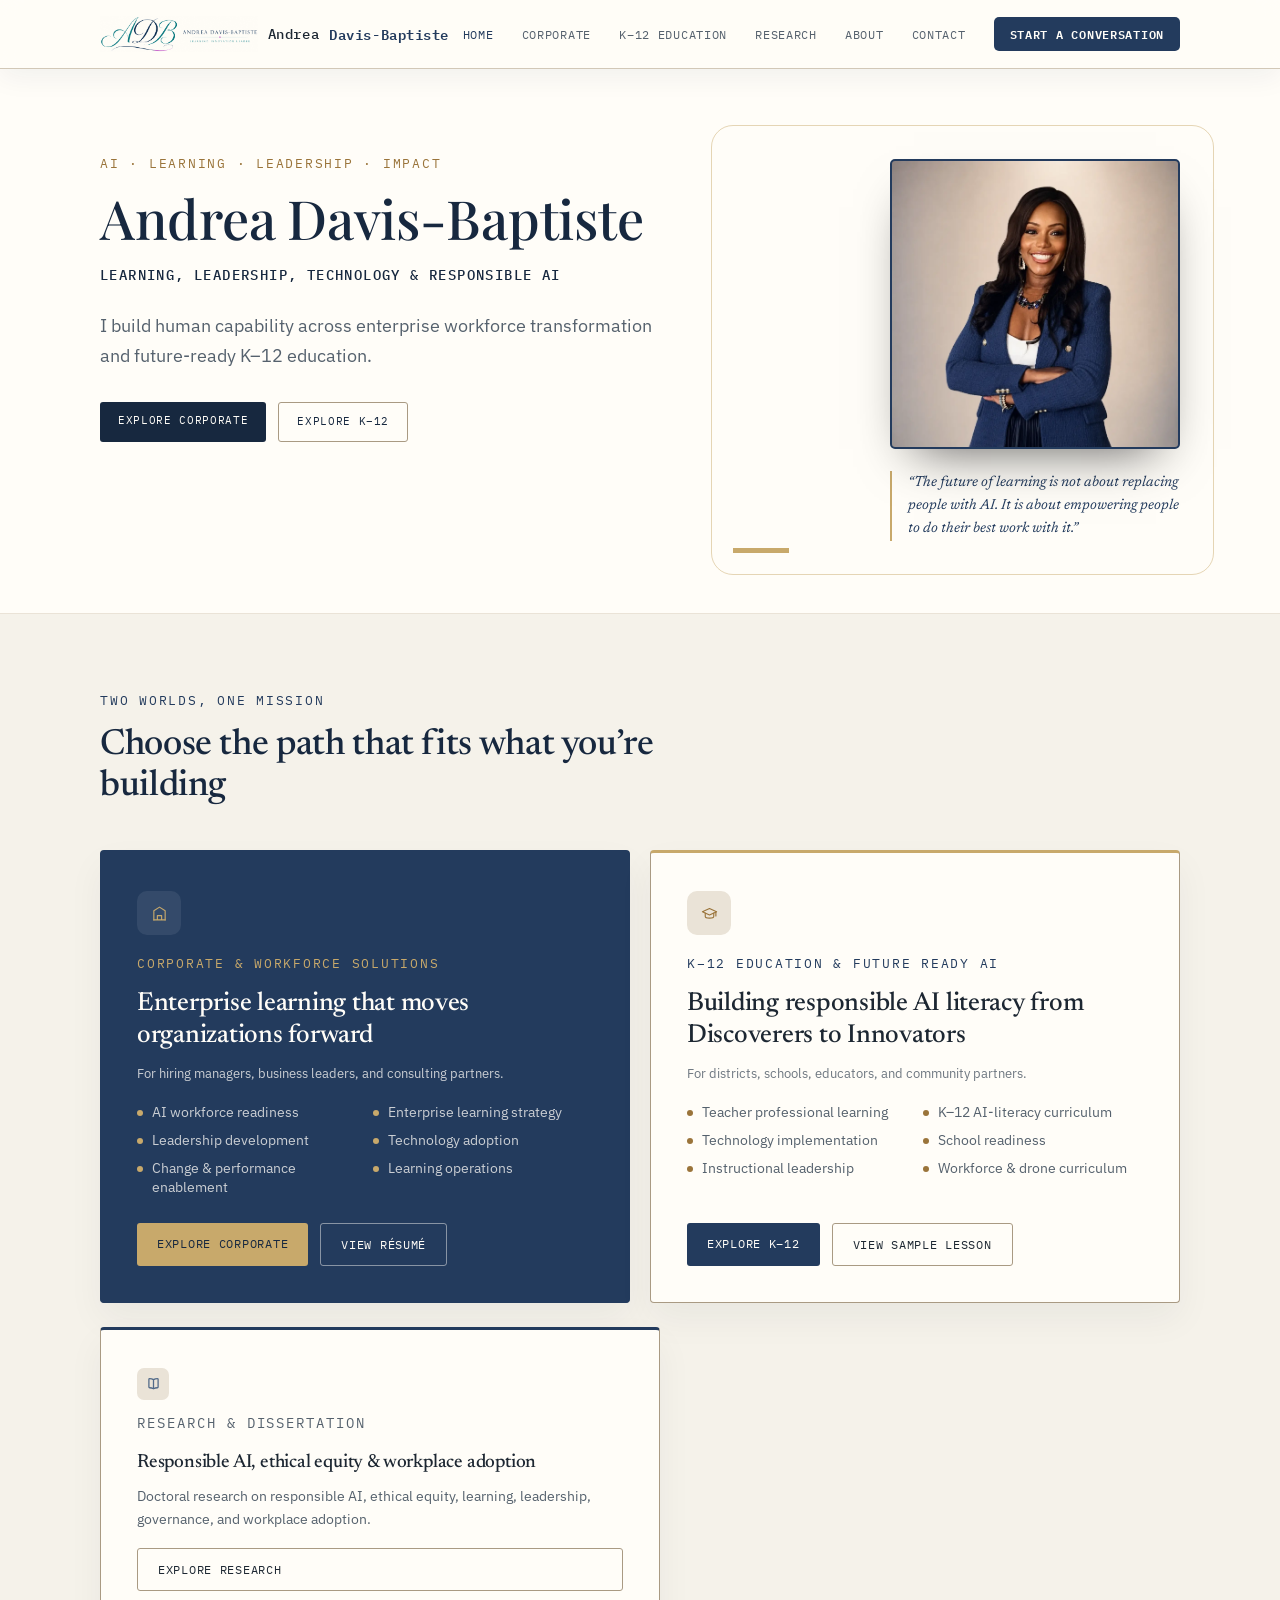
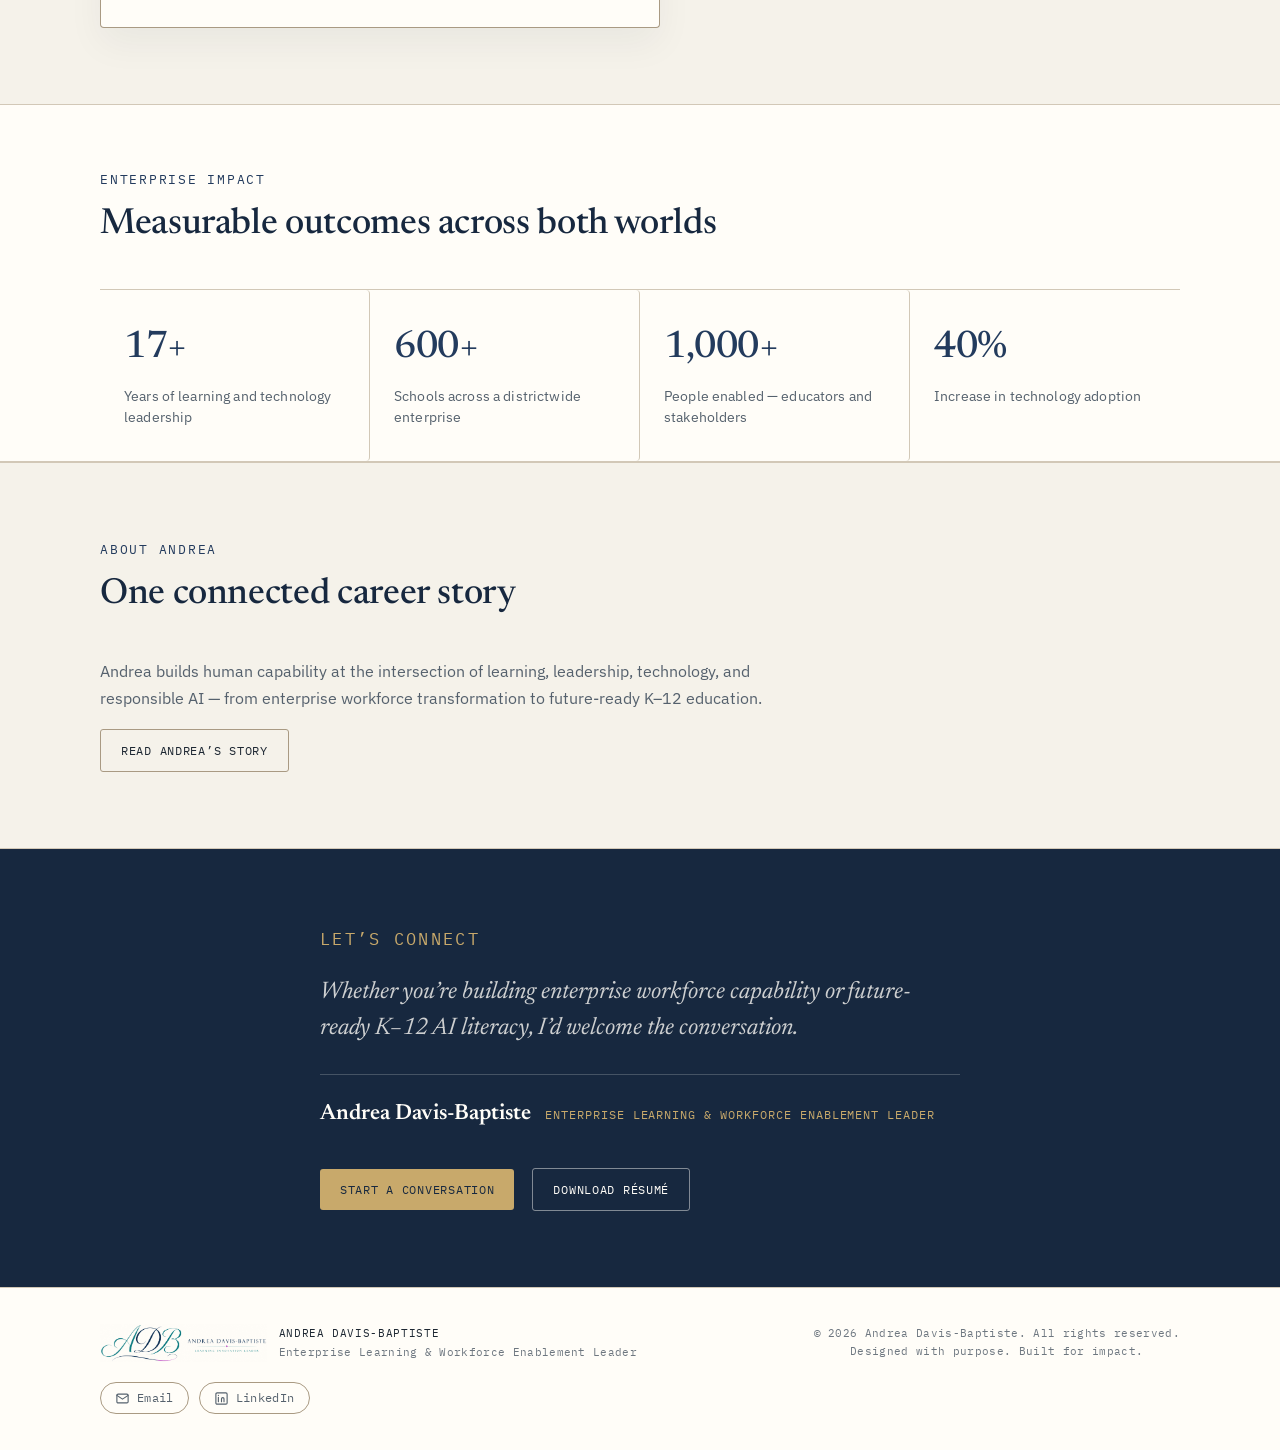
<file: index.html>
<!DOCTYPE html>
<html lang="en">
<head>
<meta charset="UTF-8">
<meta name="viewport" content="width=device-width, initial-scale=1.0">
<title>Andrea Davis-Baptiste | Enterprise Learning, K-12 AI Literacy & Responsible AI</title>
<meta name="description" content="Andrea Davis-Baptiste builds human capability across enterprise workforce transformation and future-ready K-12 education, spanning AI workforce readiness, learning strategy, leadership development, and Future Ready AI curriculum.">
<link rel="canonical" href="https://andreadavisbaptiste82-creator.github.io/">

<!-- Open Graph -->
<meta property="og:title" content="Andrea Davis-Baptiste | Enterprise Learning, K-12 AI Literacy & Responsible AI">
<meta property="og:description" content="Andrea Davis-Baptiste builds human capability across enterprise workforce transformation and future-ready K-12 education, spanning AI workforce readiness, learning strategy, leadership development, and Future Ready AI curriculum.">
<meta property="og:type" content="website">
<meta property="og:url" content="https://andreadavisbaptiste82-creator.github.io/">
<meta property="og:image" content="https://andreadavisbaptiste82-creator.github.io/assets/adb-logo.png">

<!-- Twitter -->
<meta name="twitter:card" content="summary">
<meta name="twitter:title" content="Andrea Davis-Baptiste | Enterprise Learning, K-12 AI Literacy & Responsible AI">
<meta name="twitter:description" content="Andrea Davis-Baptiste builds human capability across enterprise workforce transformation and future-ready K-12 education, spanning AI workforce readiness, learning strategy, leadership development, and Future Ready AI curriculum.">
<meta name="twitter:image" content="https://andreadavisbaptiste82-creator.github.io/assets/adb-logo.png">

<!-- Favicon (existing brand logo asset) -->
<link rel="icon" type="image/png" href="assets/Andrea_Headshot_Favicon.png">

<link rel="preconnect" href="https://fonts.googleapis.com">
<link rel="preconnect" href="https://fonts.gstatic.com" crossorigin>
<link href="https://fonts.googleapis.com/css2?family=Newsreader:ital,opsz,wght@0,6..72,400;0,6..72,500;0,6..72,600;1,6..72,400;1,6..72,500&family=Playfair+Display:wght@500;600&family=IBM+Plex+Sans:wght@400;500;600&family=IBM+Plex+Mono:wght@400;500&display=swap" rel="stylesheet">

<!--
  ANALYTICS (not configured):
  If Google Analytics 4 is desired, add the standard gtag.js loader here, e.g.:
    <script async src="https://www.googletagmanager.com/gtag/js?id=G-XXXXXXXXXX"></script>
    <script>
      window.dataLayer = window.dataLayer || [];
      function gtag(){ dataLayer.push(arguments); }
      gtag('js', new Date());
      gtag('config', 'G-XXXXXXXXXX'); // <- replace with the real GA4 Measurement ID
    </script>
  If Microsoft Clarity is desired, add the Clarity snippet with the real Clarity project ID here.
  assets/site.js listens for data-track events and will automatically start sending
  them through gtag() once it exists on the page — no other changes are required.
-->
<link rel="stylesheet" href="assets/site.css">
</head>
<body data-page="home">
<nav class="topnav">
  <div class="topnav-inner">
    <a class="brand" href="index.html"><picture><source type="image/webp" srcset="assets/adb-logo.webp"><img class="nav-logo" src="assets/adb-logo.png" alt="Andrea Davis-Baptiste ADB logo" width="2038" height="465"></picture>Andrea <b>Davis-Baptiste</b></a>
    <ul class="toplinks" id="toplinks">
      <li><a href="index.html" data-page="home">Home</a></li>
      <li><a href="corporate.html" data-page="corporate">Corporate</a></li>
      <li><a href="k12.html" data-page="k12">K&ndash;12 Education</a></li>
      <li><a href="research.html" data-page="research">Research</a></li>
      <li><a href="about.html" data-page="about">About</a></li>
      <li><a href="contact.html" data-page="contact">Contact</a></li>
      <li><a href="contact.html" class="nav-cta">Start a Conversation</a></li>
    </ul>
    <button type="button" class="nav-toggle" id="navToggle" aria-controls="toplinks" aria-expanded="false" aria-label="Open menu">
      <span class="nav-toggle-bar"></span>
      <span class="nav-toggle-bar"></span>
      <span class="nav-toggle-bar"></span>
    </button>
  </div>
</nav>

<section class="hero" id="top">
  <div class="wrap hero-grid">
    <div class="hero-text">
      <p class="eyebrow">AI &middot; Learning &middot; Leadership &middot; Impact</p>
      <h1 class="hero-name">Andrea Davis-Baptiste</h1>
      <p class="hero-role">Learning, Leadership, Technology &amp; Responsible AI</p>
      <p class="hero-lede">I build human capability across enterprise workforce transformation and future-ready K&ndash;12 education.</p>
      <div class="hero-cta">
        <a class="btn" href="corporate.html">Explore Corporate</a>
        <a class="btn ghost" href="k12.html">Explore K&ndash;12</a>
      </div>
    </div>
    <div class="hero-photo">
      <div class="hero-photo-frame">
        <picture><source type="image/webp" srcset="assets/andrea-headshot.webp"><img src="assets/andrea-headshot.png" alt="Portrait of Andrea Davis-Baptiste, Enterprise Learning &amp; Workforce Enablement Leader" width="500" height="500"></picture>
      </div>
      <div class="hero-photo-accent"></div>
      <p class="hero-quote">&ldquo;The future of learning is not about replacing people with AI. It is about empowering people to do their best work with it.&rdquo;</p>
    </div>
  </div>
</section>

<!-- PATHWAYS -->
<section class="section" id="pathways">
  <div class="wrap">
    <div class="section-head">
      <p class="eyebrow">Two Worlds, One Mission</p>
      <h2>Choose the path that fits what you&rsquo;re building</h2>
    </div>

    <div class="pathway-grid">

      <article class="pathway-card pathway-card--corporate">
        <span class="hp-icon" aria-hidden="true" style="width:44px;height:44px;border-radius:10px;margin-bottom:18px;">
          <svg viewBox="0 0 24 24" fill="none" stroke="currentColor" stroke-width="1.6" stroke-linecap="round" stroke-linejoin="round" width="22" height="22"><path d="M4 21V8l8-5 8 5v13"/><path d="M9 21v-6h6v6M4 21h16"/></svg>
        </span>
        <p class="eyebrow">Corporate &amp; Workforce Solutions</p>
        <h3>Enterprise learning that moves organizations forward</h3>
        <p class="pathway-audience">For hiring managers, business leaders, and consulting partners.</p>
        <ul class="pathway-topics">
          <li>AI workforce readiness</li>
          <li>Enterprise learning strategy</li>
          <li>Leadership development</li>
          <li>Technology adoption</li>
          <li>Change &amp; performance enablement</li>
          <li>Learning operations</li>
        </ul>
        <div class="pathway-actions">
          <a class="btn" href="corporate.html">Explore Corporate</a>
          <a class="btn ghost" href="assets/Andrea-Davis-Baptiste-Resume.pdf" target="_blank" rel="noopener noreferrer" data-track="resume-view" aria-label="View Andrea Davis-Baptiste's résumé (opens in new tab)">View R&eacute;sum&eacute;</a>
        </div>
      </article>

      <article class="pathway-card pathway-card--k12">
        <span class="hp-icon" aria-hidden="true" style="width:44px;height:44px;border-radius:10px;margin-bottom:18px;">
          <svg viewBox="0 0 24 24" fill="none" stroke="currentColor" stroke-width="1.6" stroke-linecap="round" stroke-linejoin="round" width="22" height="22"><path d="M2 9.5 12 5l10 4.5-10 4.5-10-4.5z"/><path d="M6 11.5v4.7c0 1 2.7 2.3 6 2.3s6-1.3 6-2.3v-4.7"/><path d="M21 9.5v6"/></svg>
        </span>
        <p class="eyebrow">K&ndash;12 Education &amp; Future Ready AI</p>
        <h3>Building responsible AI literacy from Discoverers to Innovators</h3>
        <p class="pathway-audience">For districts, schools, educators, and community partners.</p>
        <ul class="pathway-topics">
          <li>Teacher professional learning</li>
          <li>K&ndash;12 AI-literacy curriculum</li>
          <li>Technology implementation</li>
          <li>School readiness</li>
          <li>Instructional leadership</li>
          <li>Workforce &amp; drone curriculum</li>
        </ul>
        <div class="pathway-actions">
          <a class="btn" href="k12.html">Explore K&ndash;12</a>
          <a class="btn ghost" href="k12.html#featured-resources" data-track="sample-lesson-view">View Sample Lesson</a>
        </div>
      </article>

    </div>

    <div class="pathway-grid-small">
      <article class="pathway-card pathway-card--small pathway-card--research" style="max-width:560px;">
        <span class="hp-icon" aria-hidden="true">
          <svg viewBox="0 0 24 24" fill="none" stroke="currentColor" stroke-width="1.8" stroke-linecap="round" stroke-linejoin="round"><path d="M12 6.5c-1.6-1-3.6-1.5-5.5-1.5-.6 0-1 .4-1 1v11c0 .6.4 1 1 1 1.9 0 3.9.5 5.5 1.5 1.6-1 3.6-1.5 5.5-1.5.6 0 1-.4 1-1V6c0-.6-.4-1-1-1-1.9 0-3.9.5-5.5 1.5z"/><path d="M12 6.5v12"/></svg>
        </span>
        <p class="eyebrow">Research &amp; Dissertation</p>
        <h3>Responsible AI, ethical equity &amp; workplace adoption</h3>
        <p>Doctoral research on responsible AI, ethical equity, learning, leadership, governance, and workplace adoption.</p>
        <a class="btn ghost" href="research.html">Explore Research</a>
      </article>
    </div>
  </div>
</section>

<!-- HOME STATS -->
<section class="impact" id="home-stats">
  <div class="wrap">
    <div class="section-head">
      <p class="eyebrow">Enterprise Impact</p>
      <h2>Measurable outcomes across both worlds</h2>
    </div>
    <div class="impact-grid">
      <div class="impact-card">
        <p class="impact-number">17+</p>
        <p class="impact-label">Years of learning and technology leadership</p>
      </div>
      <div class="impact-card">
        <p class="impact-number">600+</p>
        <p class="impact-label">Schools across a districtwide enterprise</p>
      </div>
      <div class="impact-card">
        <p class="impact-number">1,000+</p>
        <p class="impact-label">People enabled &mdash; educators and stakeholders</p>
      </div>
      <div class="impact-card">
        <p class="impact-number">40%</p>
        <p class="impact-label">Increase in technology adoption</p>
      </div>
    </div>
  </div>
</section>

<!-- ABOUT PREVIEW -->
<section class="section" id="about-preview" style="background:var(--paper-raised); border-top:1px solid var(--line); border-bottom:1px solid var(--line);">
  <div class="wrap">
    <div class="section-head">
      <p class="eyebrow">About Andrea</p>
      <h2>One connected career story</h2>
    </div>
    <p class="lead" style="max-width:720px; color:var(--ink-soft); font-size:16px; line-height:1.7;">Andrea builds human capability at the intersection of learning, leadership, technology, and responsible AI &mdash; from enterprise workforce transformation to future-ready K&ndash;12 education.</p>
    <a class="btn ghost" href="about.html">Read Andrea&rsquo;s Story</a>
  </div>
</section>

<!-- CONTACT CTA -->
<section class="closing" id="connect">
  <div class="wrap closing-inner">
    <p class="eyebrow">Let&rsquo;s Connect</p>
    <p class="lead">Whether you&rsquo;re building enterprise workforce capability or future-ready K&ndash;12 AI literacy, I&rsquo;d welcome the conversation.</p>
    <div class="closing-signature">
      <span class="closing-name">Andrea Davis-Baptiste</span>
      <span class="closing-role">Enterprise Learning &amp; Workforce Enablement Leader</span>
    </div>
    <div class="cta-row">
      <a class="btn" href="contact.html">Start a Conversation</a>
      <a class="btn ghost" href="assets/Andrea-Davis-Baptiste-Resume.pdf" download data-track="resume-download" aria-label="Download Andrea Davis-Baptiste's résumé">Download R&eacute;sum&eacute;</a>
    </div>
  </div>
</section>

<footer>
  <div class="wrap footer-inner">
    <div class="footer-brand">
      <picture><source type="image/webp" srcset="assets/adb-logo.webp"><img class="footer-mark" src="assets/adb-logo.png" alt="Andrea Davis-Baptiste ADB logo" width="2038" height="465" loading="lazy"></picture>
      <div class="footer-brand-text">
        <p class="fb-title">Andrea Davis-Baptiste</p>
        <p class="fb-sub">Enterprise Learning &amp; Workforce Enablement Leader</p>
      </div>
    </div>
    <div class="footer-meta">
      <span>&copy; 2026 Andrea Davis-Baptiste. All rights reserved.</span>
      <span>Designed with purpose. Built for impact.</span>
    </div>
    <div class="footer-links">
      <a href="mailto:andreadavisbaptiste82@gmail.com" data-track="email-click" aria-label="Email Andrea Davis-Baptiste">
        <svg viewBox="0 0 24 24" fill="none" stroke="currentColor" stroke-width="1.8" stroke-linecap="round" stroke-linejoin="round"><rect x="3" y="5" width="18" height="14" rx="2"/><path d="M3 7l9 6 9-6"/></svg>
        <span>Email</span>
      </a>
      <a href="https://www.linkedin.com/in/andrea-davis-baptiste" target="_blank" rel="noopener noreferrer" data-track="linkedin-click" aria-label="View Andrea Davis-Baptiste on LinkedIn">
        <svg viewBox="0 0 24 24" fill="none" stroke="currentColor" stroke-width="1.8" stroke-linecap="round" stroke-linejoin="round"><rect x="3" y="3" width="18" height="18" rx="2"/><path d="M7 10v7M7 7v.01M12 17v-4.5a2 2 0 0 1 4 0V17M12 12.5V17"/></svg>
        <span>LinkedIn</span>
      </a>
    </div>
  </div>
</footer>

<script src="assets/site.js"></script>
</body>
</html>
</file>
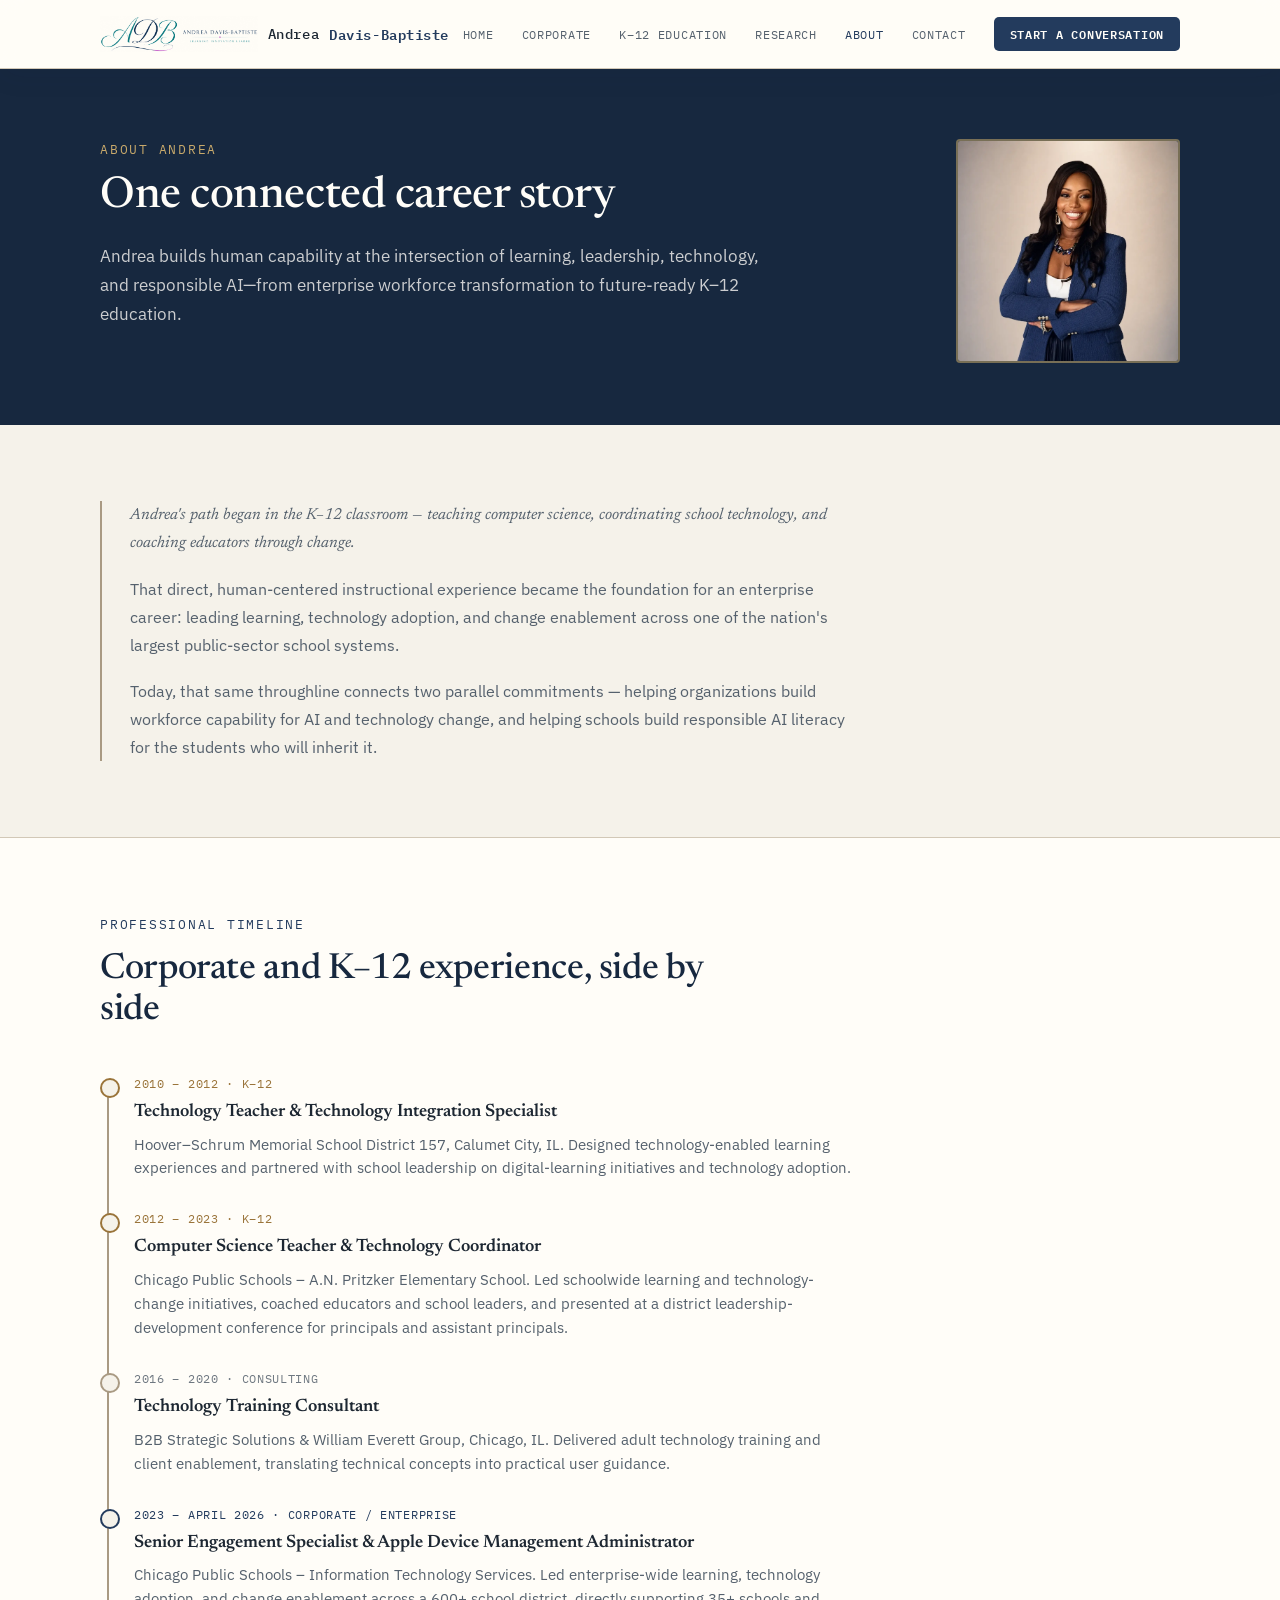
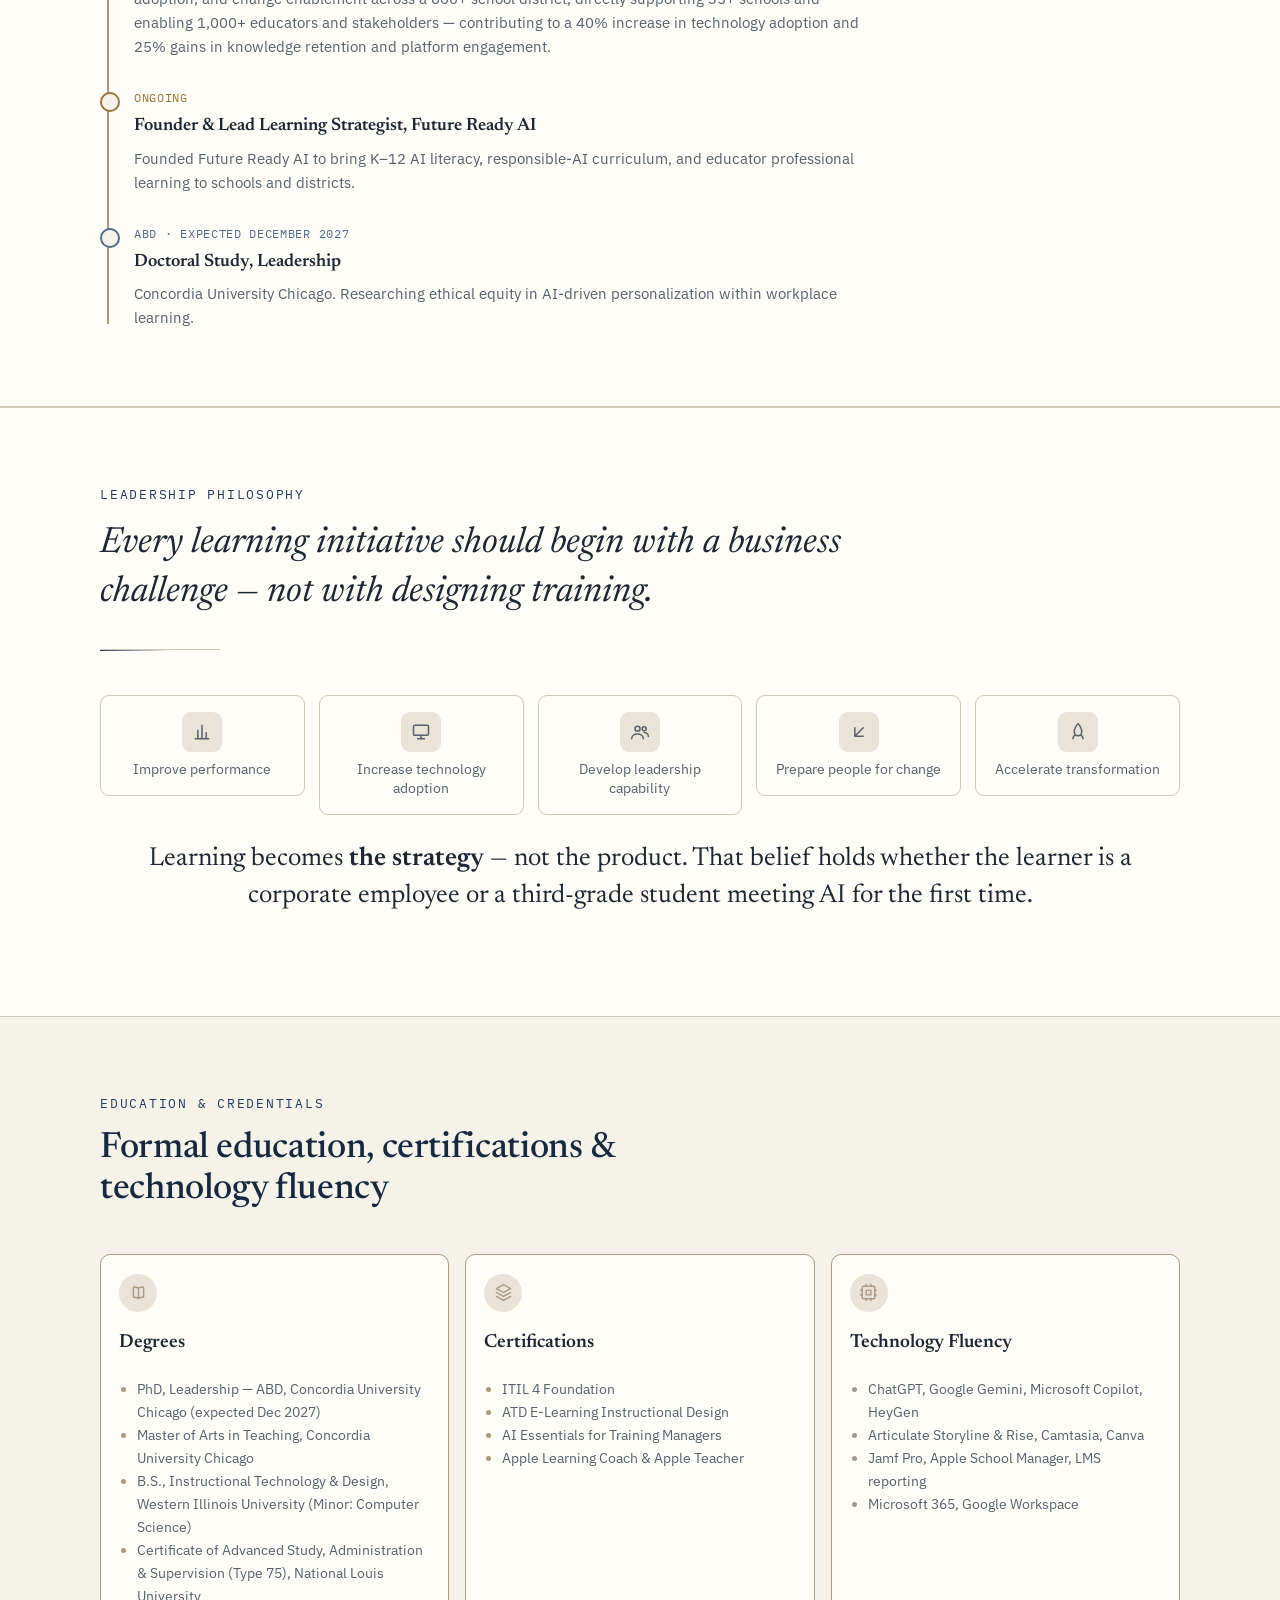
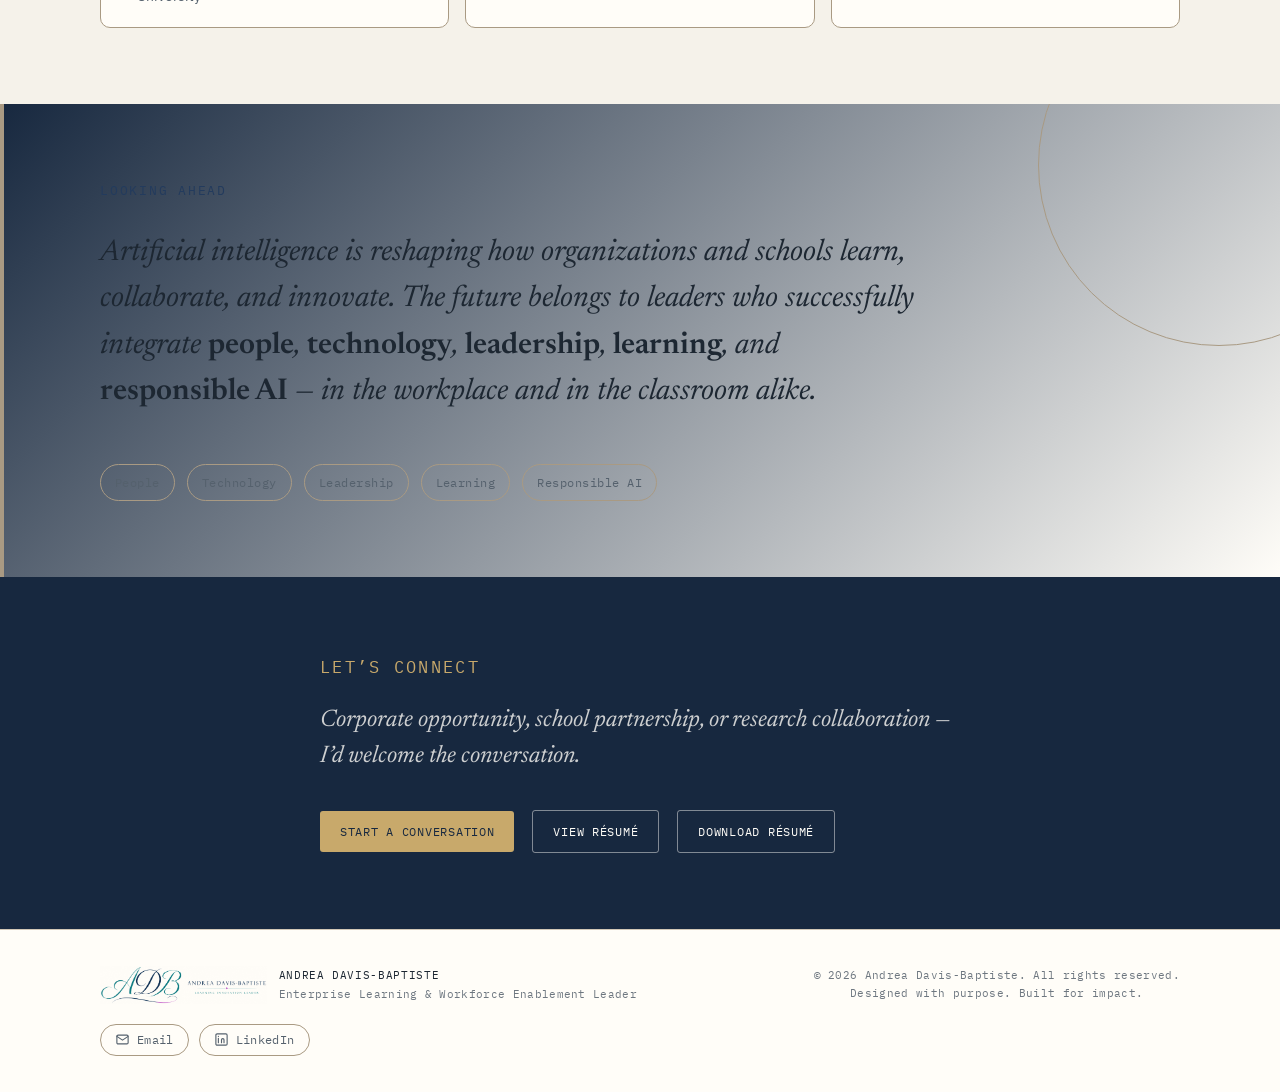
<file: about.html>
<!DOCTYPE html>
<html lang="en">
<head>
<meta charset="UTF-8">
<meta name="viewport" content="width=device-width, initial-scale=1.0">
<title>About Andrea Davis-Baptiste | Enterprise Learning & K-12 AI Leader</title>
<meta name="description" content="Andrea Davis-Baptiste builds human capability at the intersection of learning, leadership, technology, and responsible AI, from the K-12 classroom to enterprise workforce transformation.">
<link rel="canonical" href="https://andreadavisbaptiste82-creator.github.io/about.html">

<!-- Open Graph -->
<meta property="og:title" content="About Andrea Davis-Baptiste | Enterprise Learning & K-12 AI Leader">
<meta property="og:description" content="Andrea Davis-Baptiste builds human capability at the intersection of learning, leadership, technology, and responsible AI, from the K-12 classroom to enterprise workforce transformation.">
<meta property="og:type" content="website">
<meta property="og:url" content="https://andreadavisbaptiste82-creator.github.io/about.html">
<meta property="og:image" content="https://andreadavisbaptiste82-creator.github.io/assets/adb-logo.png">

<!-- Twitter -->
<meta name="twitter:card" content="summary">
<meta name="twitter:title" content="About Andrea Davis-Baptiste | Enterprise Learning & K-12 AI Leader">
<meta name="twitter:description" content="Andrea Davis-Baptiste builds human capability at the intersection of learning, leadership, technology, and responsible AI, from the K-12 classroom to enterprise workforce transformation.">
<meta name="twitter:image" content="https://andreadavisbaptiste82-creator.github.io/assets/adb-logo.png">

<!-- Favicon (existing brand logo asset) -->
<link rel="icon" type="image/png" href="assets/adb-logo.png">

<link rel="preconnect" href="https://fonts.googleapis.com">
<link rel="preconnect" href="https://fonts.gstatic.com" crossorigin>
<link href="https://fonts.googleapis.com/css2?family=Newsreader:ital,opsz,wght@0,6..72,400;0,6..72,500;0,6..72,600;1,6..72,400;1,6..72,500&family=IBM+Plex+Sans:wght@400;500;600&family=IBM+Plex+Mono:wght@400;500&display=swap" rel="stylesheet">

<!--
  ANALYTICS (not configured):
  If Google Analytics 4 is desired, add the standard gtag.js loader here, e.g.:
    <script async src="https://www.googletagmanager.com/gtag/js?id=G-XXXXXXXXXX"></script>
    <script>
      window.dataLayer = window.dataLayer || [];
      function gtag(){ dataLayer.push(arguments); }
      gtag('js', new Date());
      gtag('config', 'G-XXXXXXXXXX'); // <- replace with the real GA4 Measurement ID
    </script>
  If Microsoft Clarity is desired, add the Clarity snippet with the real Clarity project ID here.
  assets/site.js listens for data-track events and will automatically start sending
  them through gtag() once it exists on the page — no other changes are required.
-->
<link rel="stylesheet" href="assets/site.css">
</head>
<body data-page="about">
<nav class="topnav">
  <div class="topnav-inner">
    <a class="brand" href="index.html"><picture><source type="image/webp" srcset="assets/adb-logo.webp"><img class="nav-logo" src="assets/adb-logo.png" alt="Andrea Davis-Baptiste ADB logo" width="2038" height="465"></picture>Andrea <b>Davis-Baptiste</b></a>
    <ul class="toplinks" id="toplinks">
      <li><a href="index.html" data-page="home">Home</a></li>
      <li><a href="corporate.html" data-page="corporate">Corporate</a></li>
      <li><a href="k12.html" data-page="k12">K&ndash;12 Education</a></li>
      <li><a href="research.html" data-page="research">Research</a></li>
      <li><a href="about.html" data-page="about">About</a></li>
      <li><a href="contact.html" data-page="contact">Contact</a></li>
      <li><a href="contact.html" class="nav-cta">Start a Conversation</a></li>
    </ul>
    <button type="button" class="nav-toggle" id="navToggle" aria-controls="toplinks" aria-expanded="false" aria-label="Open menu">
      <span class="nav-toggle-bar"></span>
      <span class="nav-toggle-bar"></span>
      <span class="nav-toggle-bar"></span>
    </button>
  </div>
</nav>

<section class="page-intro page-intro--photo">
  <div class="wrap page-intro-grid">
    <div class="page-intro-text">
      <p class="eyebrow">About Andrea</p>
      <h1>One connected career story</h1>
      <p class="lead">Andrea builds human capability at the intersection of learning, leadership, technology, and responsible AI&mdash;from enterprise workforce transformation to future-ready K&ndash;12 education.</p>
    </div>
    <div class="page-intro-photo">
      <picture><source type="image/webp" srcset="assets/andrea-headshot.webp"><img src="assets/andrea-headshot.png" alt="Portrait of Andrea Davis-Baptiste" width="500" height="500"></picture>
    </div>
  </div>
</section>

<section class="section" id="story">
  <div class="wrap">
    <div class="story-block">
      <p class="story-lede">Andrea's path began in the K&ndash;12 classroom &mdash; teaching computer science, coordinating school technology, and coaching educators through change.</p>
      <p>That direct, human-centered instructional experience became the foundation for an enterprise career: leading learning, technology adoption, and change enablement across one of the nation's largest public-sector school systems.</p>
      <p>Today, that same throughline connects two parallel commitments &mdash; helping organizations build workforce capability for AI and technology change, and helping schools build responsible AI literacy for the students who will inherit it.</p>
    </div>
  </div>
</section>

<!-- PROFESSIONAL TIMELINE -->
<section class="section" id="timeline-section" style="background:var(--paper-raised); border-top:1px solid var(--line); border-bottom:1px solid var(--line);">
  <div class="wrap">
    <div class="section-head">
      <p class="eyebrow">Professional Timeline</p>
      <h2>Corporate and K&ndash;12 experience, side by side</h2>
    </div>
    <ol class="timeline">
      <li class="tl-k12">
        <p class="tl-period">2010 &ndash; 2012 &middot; K&ndash;12</p>
        <h4>Technology Teacher &amp; Technology Integration Specialist</h4>
        <p>Hoover&ndash;Schrum Memorial School District 157, Calumet City, IL. Designed technology-enabled learning experiences and partnered with school leadership on digital-learning initiatives and technology adoption.</p>
      </li>
      <li class="tl-k12">
        <p class="tl-period">2012 &ndash; 2023 &middot; K&ndash;12</p>
        <h4>Computer Science Teacher &amp; Technology Coordinator</h4>
        <p>Chicago Public Schools &ndash; A.N. Pritzker Elementary School. Led schoolwide learning and technology-change initiatives, coached educators and school leaders, and presented at a district leadership-development conference for principals and assistant principals.</p>
      </li>
      <li class="tl-neutral">
        <p class="tl-period">2016 &ndash; 2020 &middot; Consulting</p>
        <h4>Technology Training Consultant</h4>
        <p>B2B Strategic Solutions &amp; William Everett Group, Chicago, IL. Delivered adult technology training and client enablement, translating technical concepts into practical user guidance.</p>
      </li>
      <li class="tl-corporate">
        <p class="tl-period">2023 &ndash; April 2026 &middot; Corporate / Enterprise</p>
        <h4>Senior Engagement Specialist &amp; Apple Device Management Administrator</h4>
        <p>Chicago Public Schools &ndash; Information Technology Services. Led enterprise-wide learning, technology adoption, and change enablement across a 600+ school district, directly supporting 35+ schools and enabling 1,000+ educators and stakeholders &mdash; contributing to a 40% increase in technology adoption and 25% gains in knowledge retention and platform engagement.</p>
      </li>
      <li class="tl-k12">
        <p class="tl-period">Ongoing</p>
        <h4>Founder &amp; Lead Learning Strategist, Future Ready AI</h4>
        <p>Founded Future Ready AI to bring K&ndash;12 AI literacy, responsible-AI curriculum, and educator professional learning to schools and districts.</p>
      </li>
      <li class="tl-research">
        <p class="tl-period">ABD &middot; Expected December 2027</p>
        <h4>Doctoral Study, Leadership</h4>
        <p>Concordia University Chicago. Researching ethical equity in AI-driven personalization within workplace learning.</p>
      </li>
    </ol>
  </div>
</section>

<!-- LEADERSHIP PHILOSOPHY -->
<section class="philosophy" id="leadership-philosophy">
  <div class="wrap">
    <p class="eyebrow">Leadership Philosophy</p>
    <p class="philosophy-quote">Every learning initiative should begin with a business challenge &mdash; not with designing training.</p>
    <hr class="philosophy-divider">
    <div class="philosophy-grid">
      <ul class="philosophy-list">
        <li><span class="p-icon" aria-hidden="true"><svg viewBox="0 0 24 24" fill="none" stroke="currentColor" stroke-width="1.8" stroke-linecap="round" stroke-linejoin="round"><path d="M4 20h16M7 20V10M12 20V4M17 20v-7"/></svg></span>Improve performance</li>
        <li><span class="p-icon" aria-hidden="true"><svg viewBox="0 0 24 24" fill="none" stroke="currentColor" stroke-width="1.8" stroke-linecap="round" stroke-linejoin="round"><rect x="3" y="4" width="18" height="12" rx="1.5"/><path d="M8 20h8M12 16v4"/></svg></span>Increase technology adoption</li>
        <li><span class="p-icon" aria-hidden="true"><svg viewBox="0 0 24 24" fill="none" stroke="currentColor" stroke-width="1.8" stroke-linecap="round" stroke-linejoin="round"><circle cx="9" cy="8" r="3"/><path d="M2 20c0-3.3 3-5.5 7-5.5s7 2.2 7 5.5"/><circle cx="17" cy="8" r="2.4"/><path d="M17 12.5c2.8.2 5 2.2 5 5"/></svg></span>Develop leadership capability</li>
        <li><span class="p-icon" aria-hidden="true"><svg viewBox="0 0 24 24" fill="none" stroke="currentColor" stroke-width="1.8" stroke-linecap="round" stroke-linejoin="round"><path d="M17 7L7 17M7 7v10h10"/></svg></span>Prepare people for change</li>
        <li><span class="p-icon" aria-hidden="true"><svg viewBox="0 0 24 24" fill="none" stroke="currentColor" stroke-width="1.8" stroke-linecap="round" stroke-linejoin="round"><path d="M12 2c3 3 4.5 6.5 4.5 10a4.5 4.5 0 0 1-9 0c0-3.5 1.5-7 4.5-10z"/><path d="M9 15.5c-2 .8-3 2.2-3 4.5m9-4.5c2 .8 3 2.2 3 4.5"/></svg></span>Accelerate transformation</li>
      </ul>
      <p class="philosophy-close">Learning becomes <b>the strategy</b> &mdash; not the product. That belief holds whether the learner is a corporate employee or a third-grade student meeting AI for the first time.</p>
    </div>
  </div>
</section>

<!-- EDUCATION & CREDENTIALS -->
<section class="section" id="credentials">
  <div class="wrap">
    <div class="section-head">
      <p class="eyebrow">Education &amp; Credentials</p>
      <h2>Formal education, certifications &amp; technology fluency</h2>
    </div>
    <div class="research-grid">
      <div class="research-card">
        <div class="research-icon" aria-hidden="true"><svg viewBox="0 0 24 24" fill="none" stroke="currentColor" stroke-width="1.8" stroke-linecap="round" stroke-linejoin="round"><path d="M12 6.5c-1.6-1-3.6-1.5-5.5-1.5-.6 0-1 .4-1 1v11c0 .6.4 1 1 1 1.9 0 3.9.5 5.5 1.5 1.6-1 3.6-1.5 5.5-1.5.6 0 1-.4 1-1V6c0-.6-.4-1-1-1-1.9 0-3.9.5-5.5 1.5z"/><path d="M12 6.5v12"/></svg></div>
        <h4>Degrees</h4>
        <ul>
          <li>PhD, Leadership &mdash; ABD, Concordia University Chicago (expected Dec 2027)</li>
          <li>Master of Arts in Teaching, Concordia University Chicago</li>
          <li>B.S., Instructional Technology &amp; Design, Western Illinois University (Minor: Computer Science)</li>
          <li>Certificate of Advanced Study, Administration &amp; Supervision (Type 75), National Louis University</li>
        </ul>
      </div>
      <div class="research-card">
        <div class="research-icon" aria-hidden="true"><svg viewBox="0 0 24 24" fill="none" stroke="currentColor" stroke-width="1.8" stroke-linecap="round" stroke-linejoin="round"><path d="M12 2 3 7l9 5 9-5-9-5z"/><path d="M3 12l9 5 9-5M3 17l9 5 9-5"/></svg></div>
        <h4>Certifications</h4>
        <ul>
          <li>ITIL 4 Foundation</li>
          <li>ATD E-Learning Instructional Design</li>
          <li>AI Essentials for Training Managers</li>
          <li>Apple Learning Coach &amp; Apple Teacher</li>
        </ul>
      </div>
      <div class="research-card">
        <div class="research-icon" aria-hidden="true"><svg viewBox="0 0 24 24" fill="none" stroke="currentColor" stroke-width="1.8" stroke-linecap="round" stroke-linejoin="round"><rect x="4" y="4" width="16" height="16" rx="2"/><path d="M9 9h6v6H9zM9 2v2M15 2v2M9 20v2M15 20v2M2 9h2M2 15h2M20 9h2M20 15h2"/></svg></div>
        <h4>Technology Fluency</h4>
        <ul>
          <li>ChatGPT, Google Gemini, Microsoft Copilot, HeyGen</li>
          <li>Articulate Storyline &amp; Rise, Camtasia, Canva</li>
          <li>Jamf Pro, Apple School Manager, LMS reporting</li>
          <li>Microsoft 365, Google Workspace</li>
        </ul>
      </div>
    </div>
  </div>
</section>

<!-- LOOKING AHEAD -->
<section class="vision" id="vision">
  <div class="wrap">
    <p class="eyebrow on-dark">Looking Ahead</p>
    <p class="vision-text on-dark">Artificial intelligence is reshaping how organizations and schools learn, collaborate, and innovate. The future belongs to leaders who successfully integrate <b>people</b>, <b>technology</b>, <b>leadership</b>, <b>learning</b>, and <b>responsible AI</b> &mdash; in the workplace and in the classroom alike.</p>
    <div class="vision-pillars">
      <span>People</span>
      <span>Technology</span>
      <span>Leadership</span>
      <span>Learning</span>
      <span>Responsible AI</span>
    </div>
  </div>
</section>

<section class="closing" id="connect">
  <div class="wrap closing-inner">
    <p class="eyebrow">Let&rsquo;s Connect</p>
    <p class="lead">Corporate opportunity, school partnership, or research collaboration &mdash; I&rsquo;d welcome the conversation.</p>
    <div class="cta-row">
      <a class="btn" href="contact.html">Start a Conversation</a>
      <a class="btn ghost" href="assets/Andrea-Davis-Baptiste-Resume.pdf" target="_blank" rel="noopener noreferrer" data-track="resume-view" aria-label="View Andrea Davis-Baptiste's résumé (opens in new tab)">View R&eacute;sum&eacute;</a>
      <a class="btn ghost" href="assets/Andrea-Davis-Baptiste-Resume.pdf" download data-track="resume-download" aria-label="Download Andrea Davis-Baptiste's résumé">Download R&eacute;sum&eacute;</a>
    </div>
  </div>
</section>

<footer>
  <div class="wrap footer-inner">
    <div class="footer-brand">
      <picture><source type="image/webp" srcset="assets/adb-logo.webp"><img class="footer-mark" src="assets/adb-logo.png" alt="Andrea Davis-Baptiste ADB logo" width="2038" height="465" loading="lazy"></picture>
      <div class="footer-brand-text">
        <p class="fb-title">Andrea Davis-Baptiste</p>
        <p class="fb-sub">Enterprise Learning &amp; Workforce Enablement Leader</p>
      </div>
    </div>
    <div class="footer-meta">
      <span>&copy; 2026 Andrea Davis-Baptiste. All rights reserved.</span>
      <span>Designed with purpose. Built for impact.</span>
    </div>
    <div class="footer-links">
      <a href="mailto:andreadavisbaptiste82@gmail.com" data-track="email-click" aria-label="Email Andrea Davis-Baptiste">
        <svg viewBox="0 0 24 24" fill="none" stroke="currentColor" stroke-width="1.8" stroke-linecap="round" stroke-linejoin="round"><rect x="3" y="5" width="18" height="14" rx="2"/><path d="M3 7l9 6 9-6"/></svg>
        <span>Email</span>
      </a>
      <a href="https://www.linkedin.com/in/andrea-davis-baptiste" target="_blank" rel="noopener noreferrer" data-track="linkedin-click" aria-label="View Andrea Davis-Baptiste on LinkedIn">
        <svg viewBox="0 0 24 24" fill="none" stroke="currentColor" stroke-width="1.8" stroke-linecap="round" stroke-linejoin="round"><rect x="3" y="3" width="18" height="18" rx="2"/><path d="M7 10v7M7 7v.01M12 17v-4.5a2 2 0 0 1 4 0V17M12 12.5V17"/></svg>
        <span>LinkedIn</span>
      </a>
    </div>
  </div>
</footer>

<script src="assets/site.js"></script>
</body>
</html>
</file>
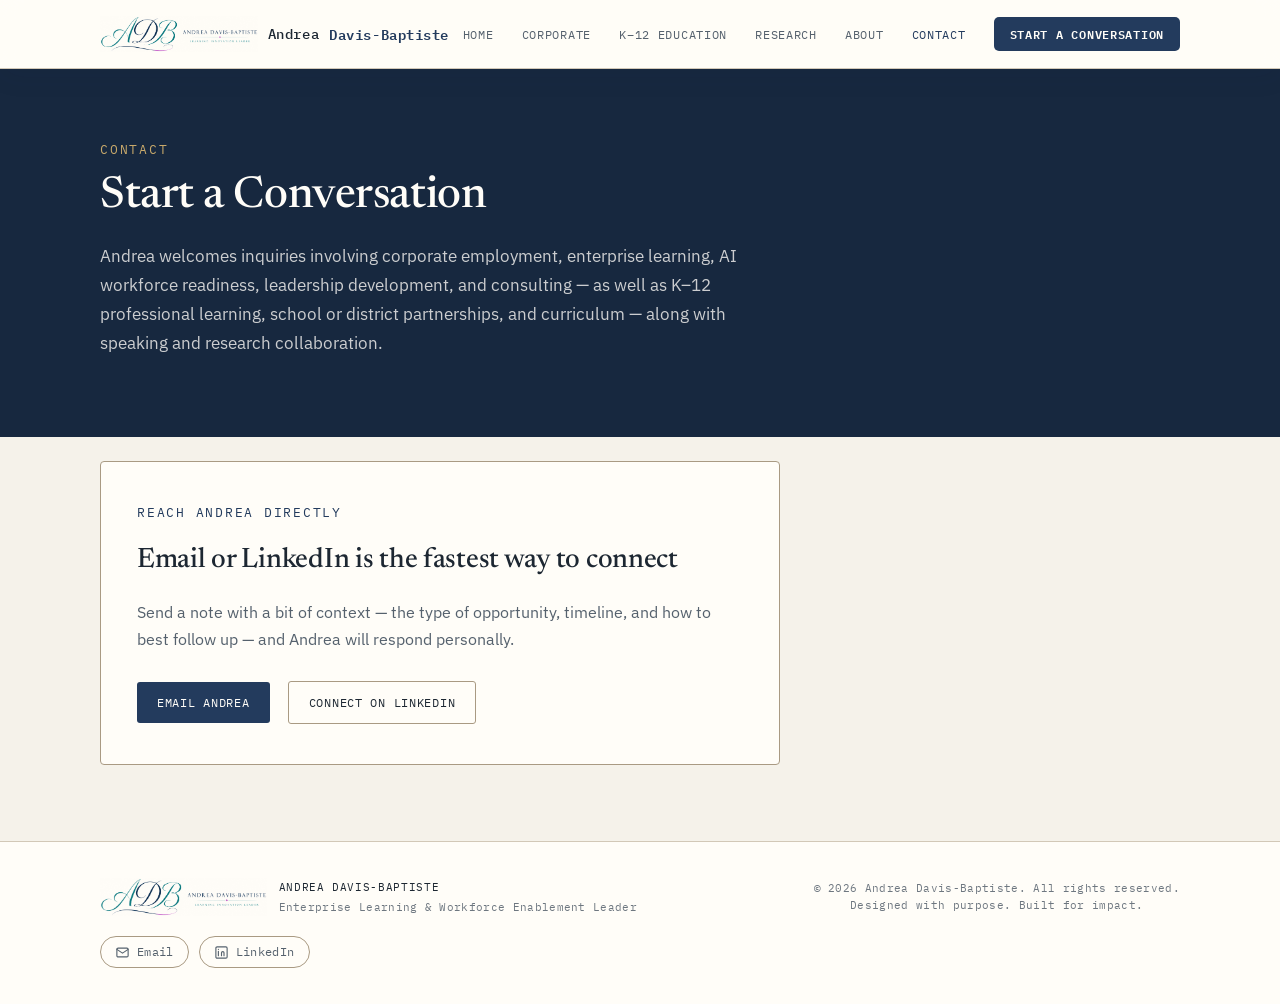
<file: contact.html>
<!DOCTYPE html>
<html lang="en">
<head>
<meta charset="UTF-8">
<meta name="viewport" content="width=device-width, initial-scale=1.0">
<title>Contact | Andrea Davis-Baptiste</title>
<meta name="description" content="Start a conversation with Andrea Davis-Baptiste about corporate learning opportunities, school or district partnerships, or research collaboration.">
<link rel="canonical" href="https://andreadavisbaptiste82-creator.github.io/contact.html">

<!-- Open Graph -->
<meta property="og:title" content="Contact | Andrea Davis-Baptiste">
<meta property="og:description" content="Start a conversation with Andrea Davis-Baptiste about corporate learning opportunities, school or district partnerships, or research collaboration.">
<meta property="og:type" content="website">
<meta property="og:url" content="https://andreadavisbaptiste82-creator.github.io/contact.html">
<meta property="og:image" content="https://andreadavisbaptiste82-creator.github.io/assets/adb-logo.png">

<!-- Twitter -->
<meta name="twitter:card" content="summary">
<meta name="twitter:title" content="Contact | Andrea Davis-Baptiste">
<meta name="twitter:description" content="Start a conversation with Andrea Davis-Baptiste about corporate learning opportunities, school or district partnerships, or research collaboration.">
<meta name="twitter:image" content="https://andreadavisbaptiste82-creator.github.io/assets/adb-logo.png">

<!-- Favicon (existing brand logo asset) -->
<link rel="icon" type="image/png" href="assets/adb-logo.png">

<link rel="preconnect" href="https://fonts.googleapis.com">
<link rel="preconnect" href="https://fonts.gstatic.com" crossorigin>
<link href="https://fonts.googleapis.com/css2?family=Newsreader:ital,opsz,wght@0,6..72,400;0,6..72,500;0,6..72,600;1,6..72,400;1,6..72,500&family=IBM+Plex+Sans:wght@400;500;600&family=IBM+Plex+Mono:wght@400;500&display=swap" rel="stylesheet">

<!--
  ANALYTICS (not configured):
  If Google Analytics 4 is desired, add the standard gtag.js loader here, e.g.:
    <script async src="https://www.googletagmanager.com/gtag/js?id=G-XXXXXXXXXX"></script>
    <script>
      window.dataLayer = window.dataLayer || [];
      function gtag(){ dataLayer.push(arguments); }
      gtag('js', new Date());
      gtag('config', 'G-XXXXXXXXXX'); // <- replace with the real GA4 Measurement ID
    </script>
  If Microsoft Clarity is desired, add the Clarity snippet with the real Clarity project ID here.
  assets/site.js listens for data-track events and will automatically start sending
  them through gtag() once it exists on the page — no other changes are required.
-->
<link rel="stylesheet" href="assets/site.css">
</head>
<body data-page="contact">
<nav class="topnav">
  <div class="topnav-inner">
    <a class="brand" href="index.html"><picture><source type="image/webp" srcset="assets/adb-logo.webp"><img class="nav-logo" src="assets/adb-logo.png" alt="Andrea Davis-Baptiste ADB logo" width="2038" height="465"></picture>Andrea <b>Davis-Baptiste</b></a>
    <ul class="toplinks" id="toplinks">
      <li><a href="index.html" data-page="home">Home</a></li>
      <li><a href="corporate.html" data-page="corporate">Corporate</a></li>
      <li><a href="k12.html" data-page="k12">K&ndash;12 Education</a></li>
      <li><a href="research.html" data-page="research">Research</a></li>
      <li><a href="about.html" data-page="about">About</a></li>
      <li><a href="contact.html" data-page="contact">Contact</a></li>
      <li><a href="contact.html" class="nav-cta">Start a Conversation</a></li>
    </ul>
    <button type="button" class="nav-toggle" id="navToggle" aria-controls="toplinks" aria-expanded="false" aria-label="Open menu">
      <span class="nav-toggle-bar"></span>
      <span class="nav-toggle-bar"></span>
      <span class="nav-toggle-bar"></span>
    </button>
  </div>
</nav>

<section class="page-intro">
  <div class="wrap">
    <p class="eyebrow">Contact</p>
    <h1>Start a Conversation</h1>
    <p class="lead">Andrea welcomes inquiries involving corporate employment, enterprise learning, AI workforce readiness, leadership development, and consulting &mdash; as well as K&ndash;12 professional learning, school or district partnerships, and curriculum &mdash; along with speaking and research collaboration.</p>
  </div>
</section>

<section class="section" id="contact-primary" style="padding-top:24px;">
  <div class="wrap">
    <div class="contact-primary-card">
      <p class="eyebrow">Reach Andrea Directly</p>
      <h2>Email or LinkedIn is the fastest way to connect</h2>
      <p class="lead" style="max-width:640px; color:var(--ink-soft); font-size:16px; line-height:1.7;">Send a note with a bit of context &mdash; the type of opportunity, timeline, and how to best follow up &mdash; and Andrea will respond personally.</p>
      <div class="cta-row" style="margin-top:28px;">
        <a class="btn" href="mailto:andreadavisbaptiste82@gmail.com" data-track="email-click" aria-label="Email Andrea Davis-Baptiste">Email Andrea</a>
        <a class="btn ghost" href="https://www.linkedin.com/in/andrea-davis-baptiste" target="_blank" rel="noopener noreferrer" data-track="linkedin-click" aria-label="View Andrea Davis-Baptiste on LinkedIn">Connect on LinkedIn</a>
      </div>
    </div>

    <!--
      INQUIRY FORM — CURRENTLY DISABLED.
      This form is not connected to a live inbox (Formspree action still
      contains the REPLACE_FORM_ID placeholder), so it is intentionally not
      rendered on the page. The complete, working markup is preserved below
      exactly as built — uncomment this block once a verified endpoint exists.

      Add the verified Formspree ID before displaying this form.

    <form class="contact-form" id="contactForm" action="https://formspree.io/f/REPLACE_FORM_ID" method="POST" novalidate>

      <div class="form-message success" id="formSuccess" role="status" hidden>Thank you &mdash; your message has been sent. Andrea will follow up soon.</div>
      <div class="form-message error" id="formError" role="alert" hidden></div>

      <div class="form-row">
        <div class="form-field">
          <label for="cf-name">Name <span class="req" aria-hidden="true">*</span><span class="sr-only"> (required)</span></label>
          <input type="text" id="cf-name" name="name" autocomplete="name" required>
        </div>
        <div class="form-field">
          <label for="cf-email">Email <span class="req" aria-hidden="true">*</span><span class="sr-only"> (required)</span></label>
          <input type="email" id="cf-email" name="email" autocomplete="email" required>
        </div>
      </div>

      <div class="form-row">
        <div class="form-field">
          <label for="cf-org">Organization</label>
          <input type="text" id="cf-org" name="organization" autocomplete="organization">
        </div>
        <div class="form-field">
          <label for="cf-role">Role / Title</label>
          <input type="text" id="cf-role" name="role" autocomplete="organization-title">
        </div>
      </div>

      <div class="form-field">
        <label for="cf-interest">Interest <span class="req" aria-hidden="true">*</span><span class="sr-only"> (required)</span></label>
        <select id="cf-interest" name="interest" required>
          <option value="" selected disabled>Select an area of interest&hellip;</option>
          <option>Corporate employment opportunity</option>
          <option>Corporate learning or AI consulting</option>
          <option>Leadership development</option>
          <option>AI workforce readiness</option>
          <option>School or district consulting</option>
          <option>Teacher professional development</option>
          <option>Future Ready AI curriculum</option>
          <option>Technology implementation</option>
          <option>Drone or workforce curriculum</option>
          <option>Research or speaking</option>
          <option>Other</option>
        </select>
      </div>

      <div class="form-field">
        <label for="cf-engagement">Engagement Type</label>
        <select id="cf-engagement" name="engagement_type">
          <option value="" selected disabled>Select an engagement type&hellip;</option>
          <option>Full-time role</option>
          <option>Consulting project</option>
          <option>Workshop / training</option>
          <option>Curriculum partnership</option>
          <option>Speaking</option>
          <option>Research collaboration</option>
          <option>General inquiry</option>
        </select>
      </div>

      <div class="form-field">
        <label for="cf-details">Opportunity / Project Details <span class="req" aria-hidden="true">*</span><span class="sr-only"> (required)</span></label>
        <textarea id="cf-details" name="details" required></textarea>
      </div>

      <div class="form-field">
        <label for="cf-timeline">Desired Timeline</label>
        <input type="text" id="cf-timeline" name="timeline" placeholder="e.g., immediate, this quarter, next school year">
      </div>

      <p class="form-note">Fields marked <span class="req" aria-hidden="true">*</span> are required.</p>

      <div class="form-actions">
        <button type="submit" class="btn" data-track="contact-form-submit">Send Message</button>
      </div>
    </form>
    -->

  </div>
</section>

<footer>
  <div class="wrap footer-inner">
    <div class="footer-brand">
      <picture><source type="image/webp" srcset="assets/adb-logo.webp"><img class="footer-mark" src="assets/adb-logo.png" alt="Andrea Davis-Baptiste ADB logo" width="2038" height="465" loading="lazy"></picture>
      <div class="footer-brand-text">
        <p class="fb-title">Andrea Davis-Baptiste</p>
        <p class="fb-sub">Enterprise Learning &amp; Workforce Enablement Leader</p>
      </div>
    </div>
    <div class="footer-meta">
      <span>&copy; 2026 Andrea Davis-Baptiste. All rights reserved.</span>
      <span>Designed with purpose. Built for impact.</span>
    </div>
    <div class="footer-links">
      <a href="mailto:andreadavisbaptiste82@gmail.com" data-track="email-click" aria-label="Email Andrea Davis-Baptiste">
        <svg viewBox="0 0 24 24" fill="none" stroke="currentColor" stroke-width="1.8" stroke-linecap="round" stroke-linejoin="round"><rect x="3" y="5" width="18" height="14" rx="2"/><path d="M3 7l9 6 9-6"/></svg>
        <span>Email</span>
      </a>
      <a href="https://www.linkedin.com/in/andrea-davis-baptiste" target="_blank" rel="noopener noreferrer" data-track="linkedin-click" aria-label="View Andrea Davis-Baptiste on LinkedIn">
        <svg viewBox="0 0 24 24" fill="none" stroke="currentColor" stroke-width="1.8" stroke-linecap="round" stroke-linejoin="round"><rect x="3" y="3" width="18" height="18" rx="2"/><path d="M7 10v7M7 7v.01M12 17v-4.5a2 2 0 0 1 4 0V17M12 12.5V17"/></svg>
        <span>LinkedIn</span>
      </a>
    </div>
  </div>
</footer>

<script src="assets/site.js"></script>
</body>
</html>
</file>
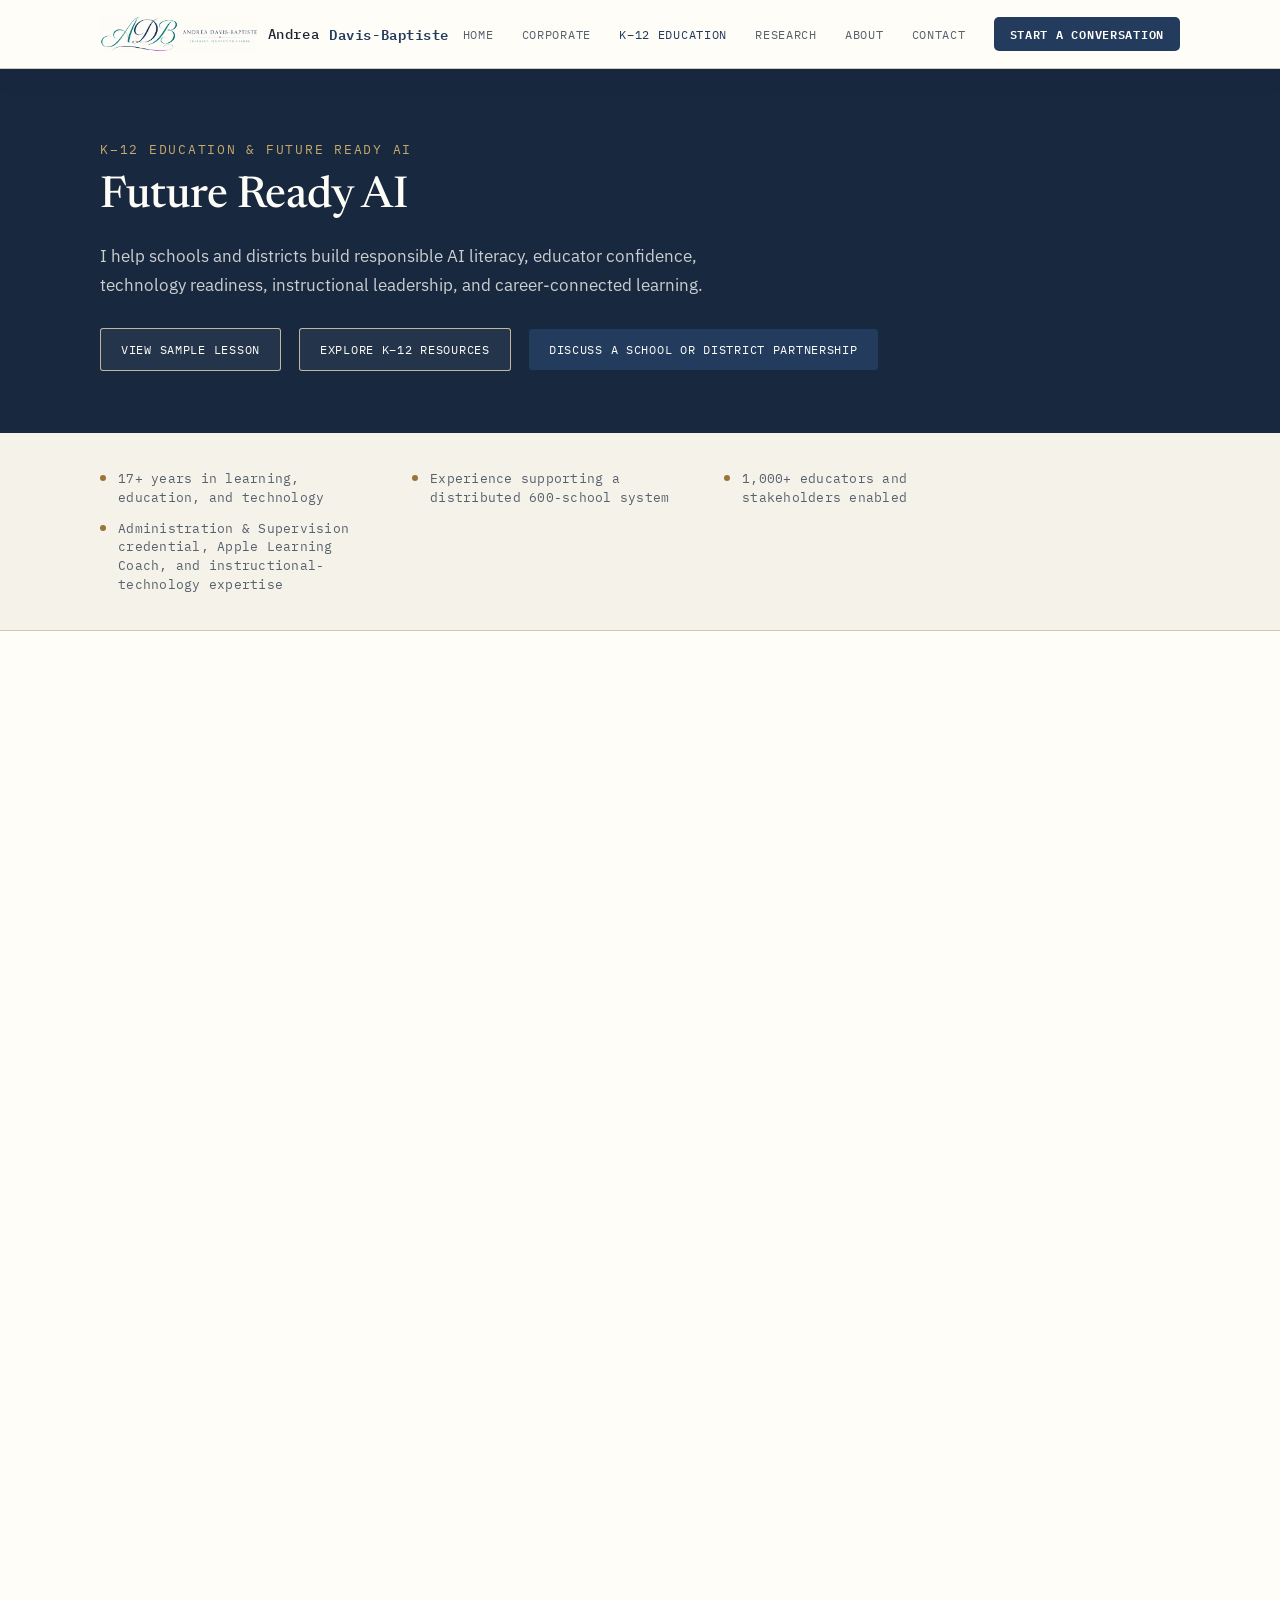
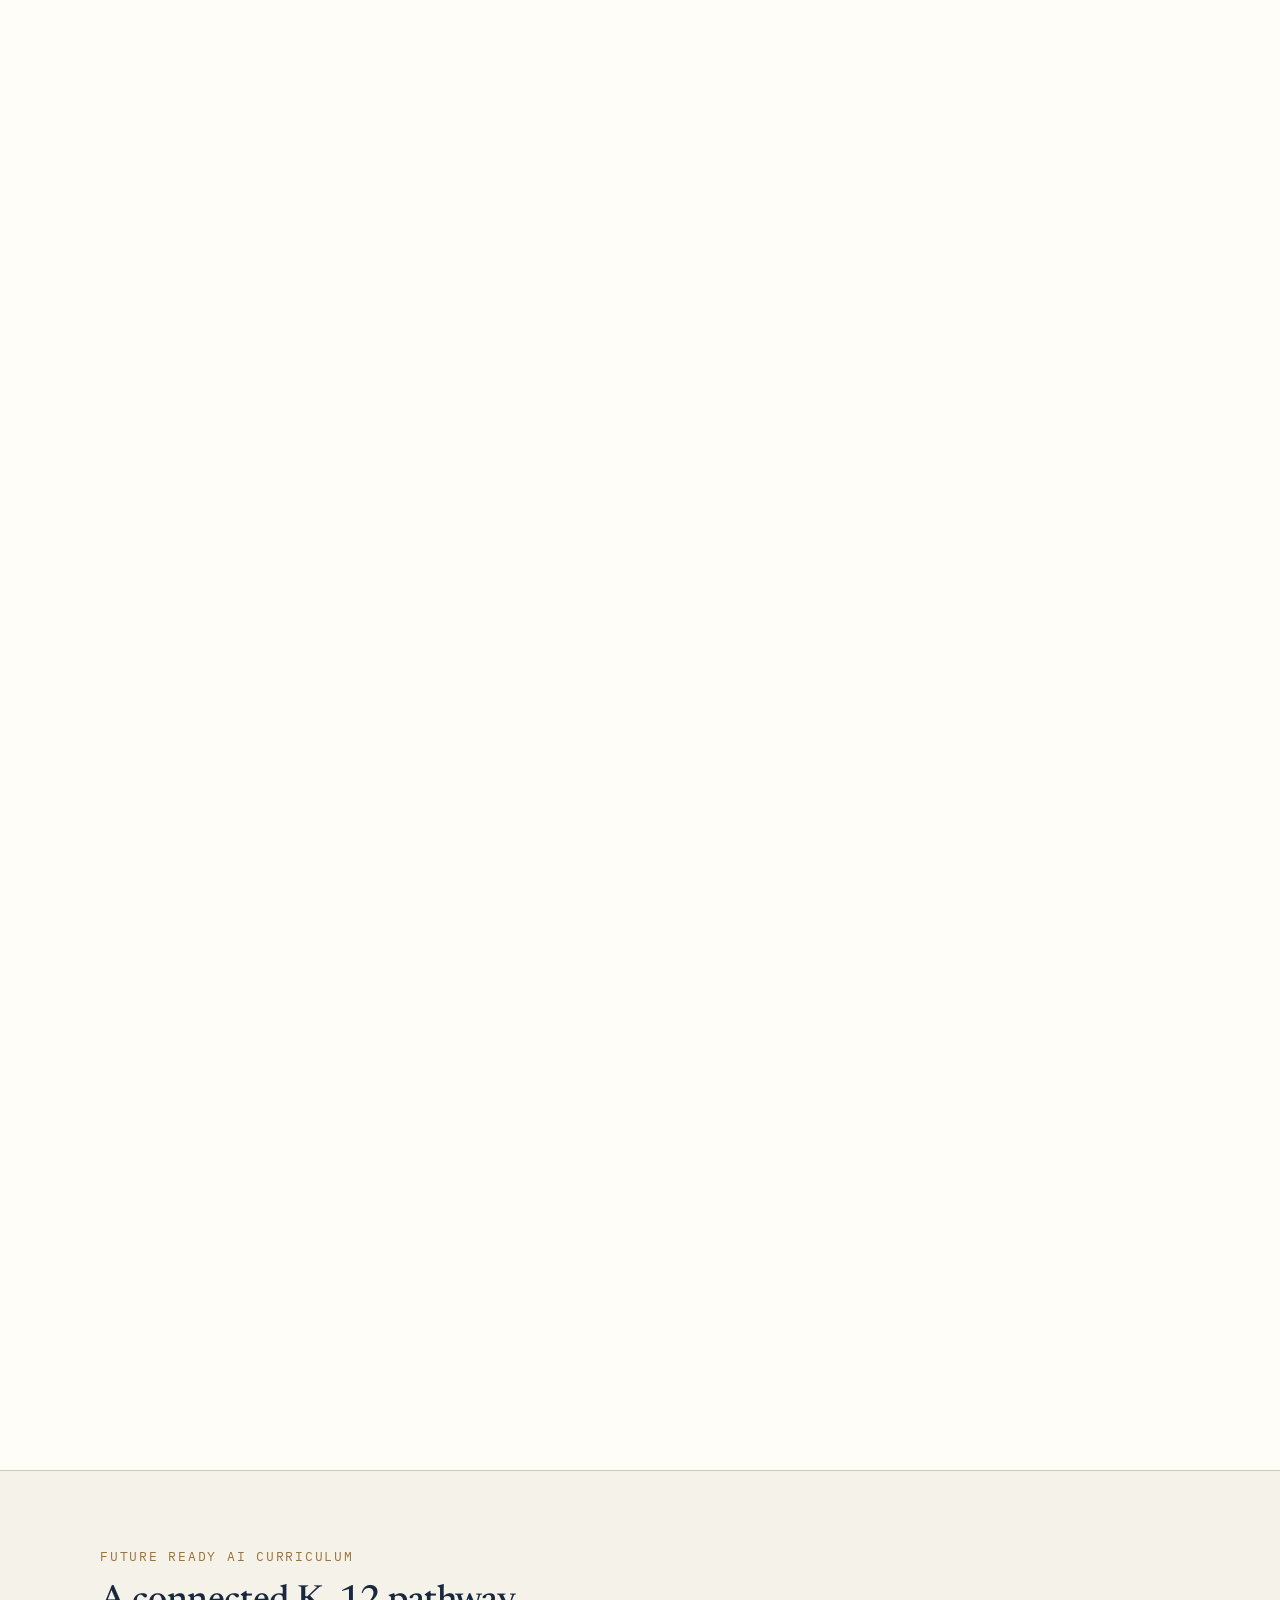
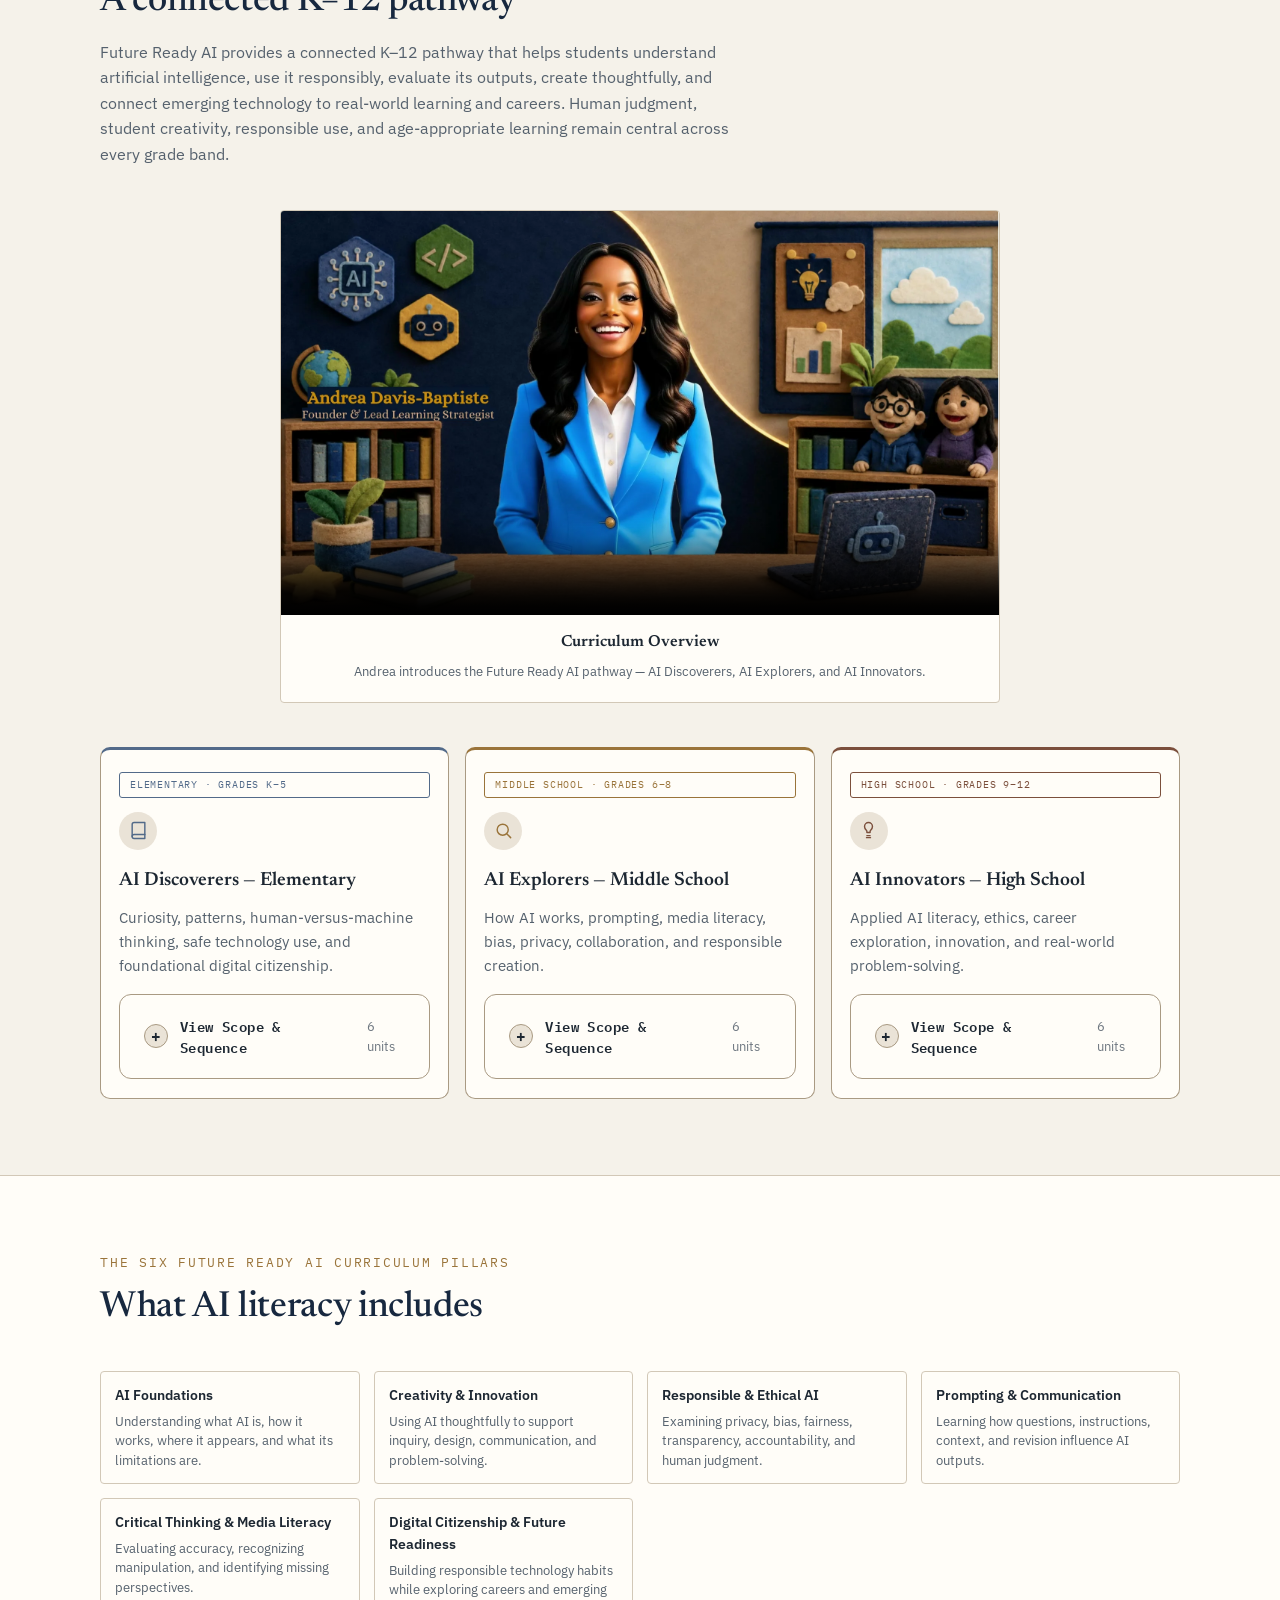
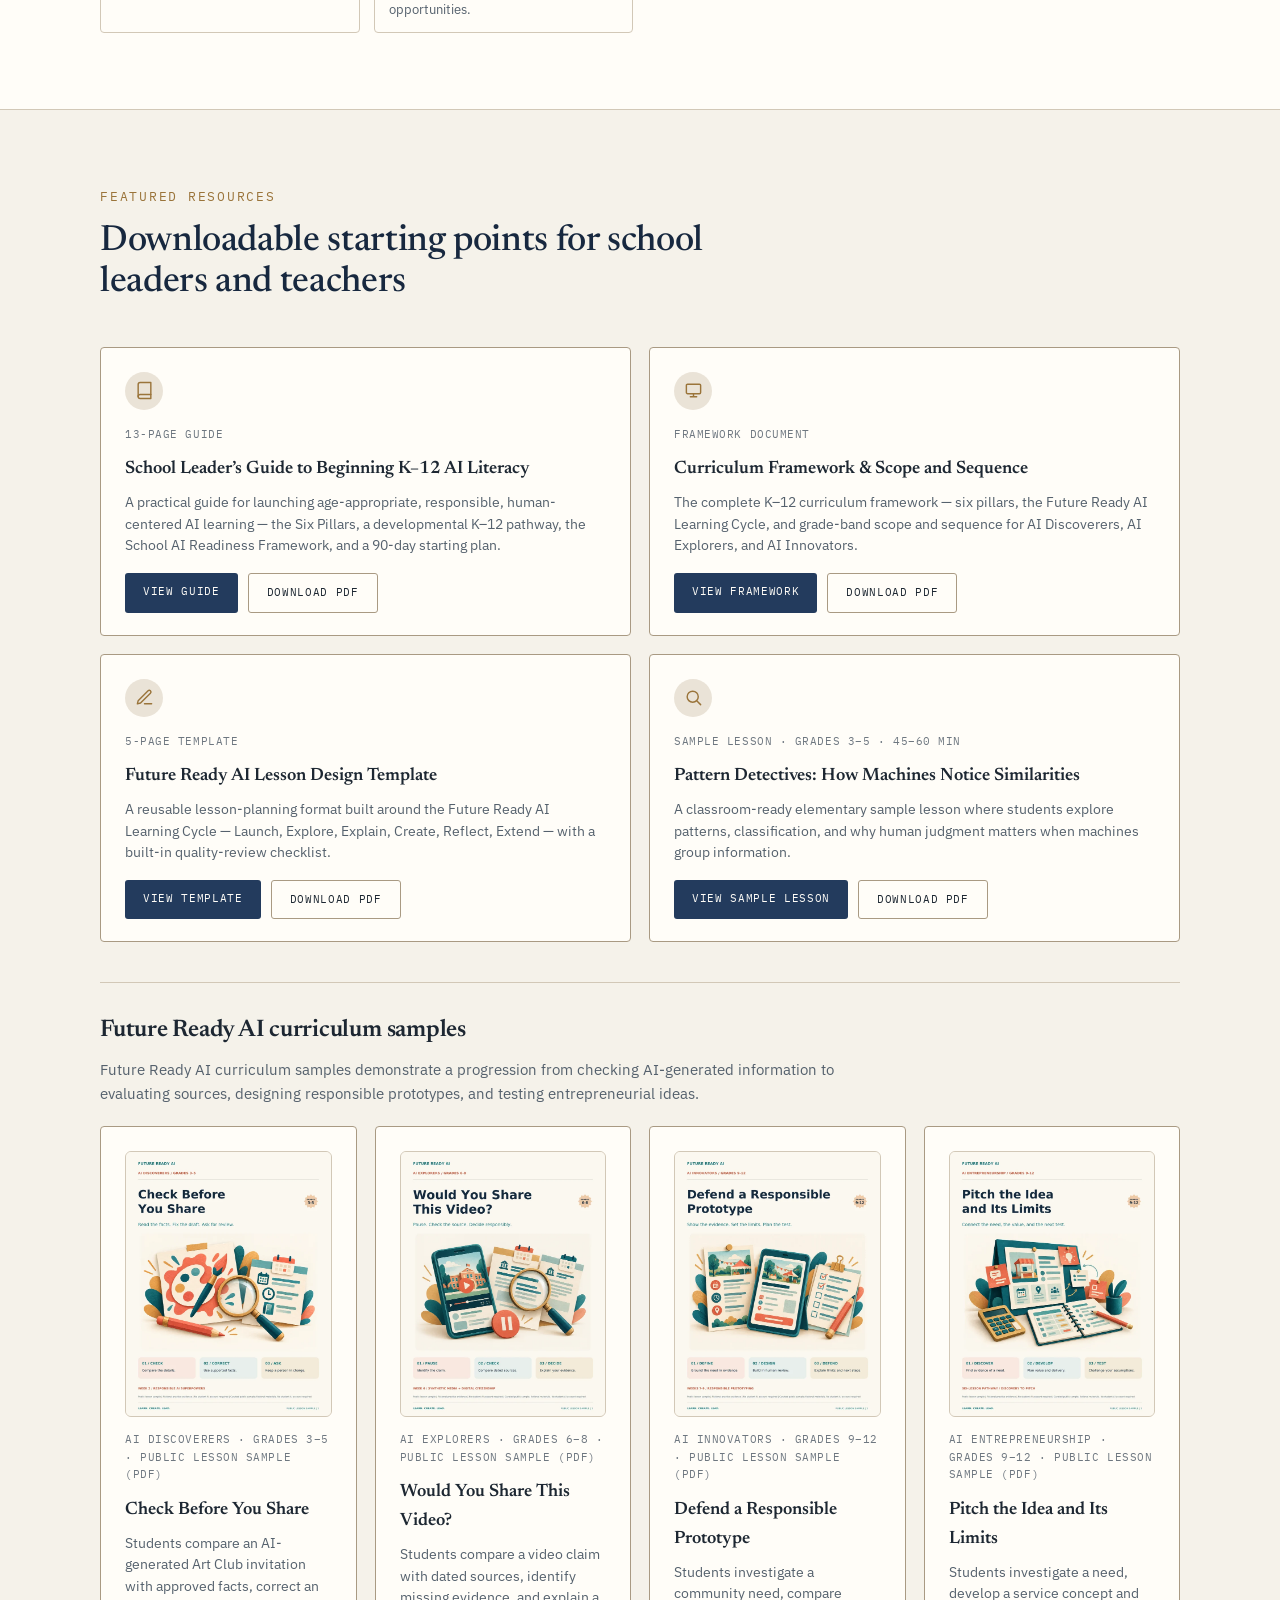
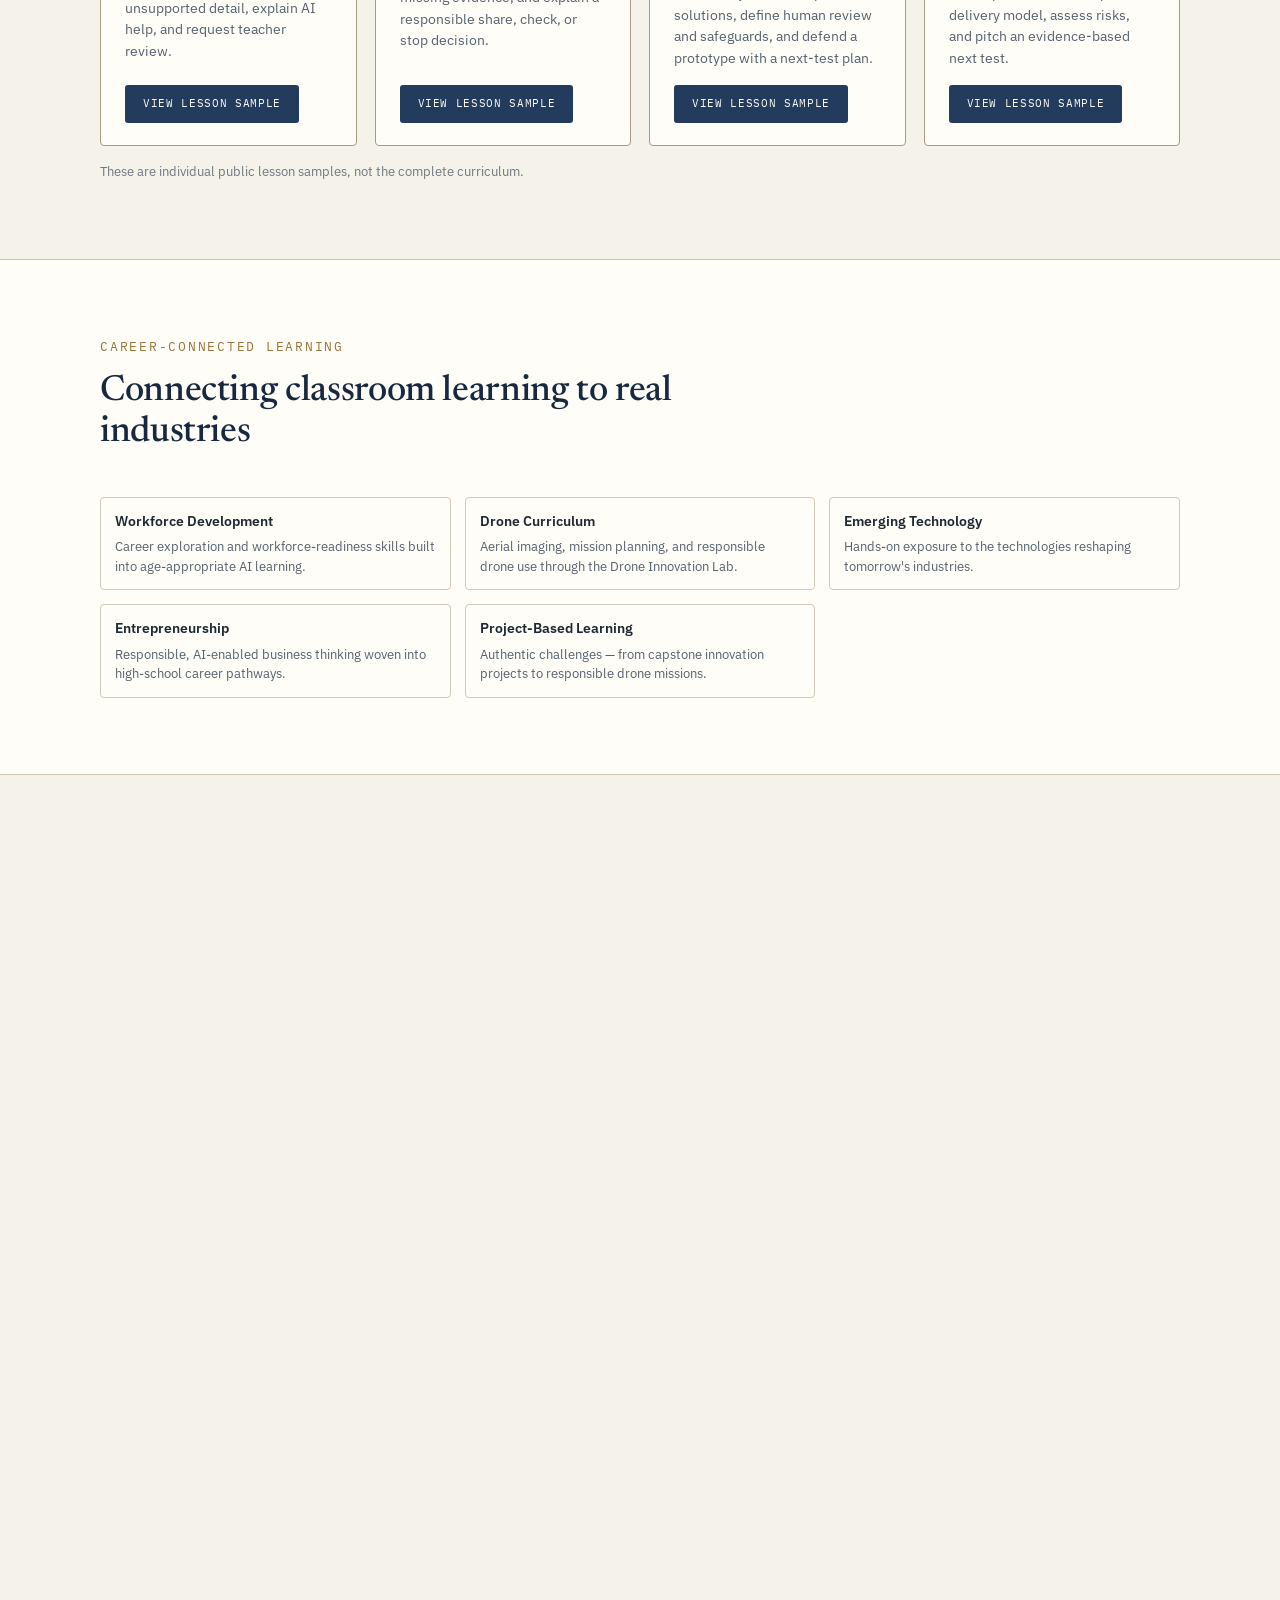
<file: k12.html>
<!DOCTYPE html>
<html lang="en">
<head>
<meta charset="UTF-8">
<meta name="viewport" content="width=device-width, initial-scale=1.0">
<title>K-12 Education & Future Ready AI | Andrea Davis-Baptiste</title>
<meta name="description" content="Future Ready AI brings responsible K-12 AI literacy curriculum, teacher professional learning, and technology readiness to schools and districts, from AI Discoverers to AI Innovators.">
<link rel="canonical" href="https://andreadavisbaptiste82-creator.github.io/k12.html">

<!-- Open Graph -->
<meta property="og:title" content="K-12 Education & Future Ready AI | Andrea Davis-Baptiste">
<meta property="og:description" content="Future Ready AI brings responsible K-12 AI literacy curriculum, teacher professional learning, and technology readiness to schools and districts, from AI Discoverers to AI Innovators.">
<meta property="og:type" content="website">
<meta property="og:url" content="https://andreadavisbaptiste82-creator.github.io/k12.html">
<meta property="og:image" content="https://andreadavisbaptiste82-creator.github.io/assets/adb-logo.png">

<!-- Twitter -->
<meta name="twitter:card" content="summary">
<meta name="twitter:title" content="K-12 Education & Future Ready AI | Andrea Davis-Baptiste">
<meta name="twitter:description" content="Future Ready AI brings responsible K-12 AI literacy curriculum, teacher professional learning, and technology readiness to schools and districts, from AI Discoverers to AI Innovators.">
<meta name="twitter:image" content="https://andreadavisbaptiste82-creator.github.io/assets/adb-logo.png">

<!-- Favicon (existing brand logo asset) -->
<link rel="icon" type="image/png" href="assets/adb-logo.png">

<link rel="preconnect" href="https://fonts.googleapis.com">
<link rel="preconnect" href="https://fonts.gstatic.com" crossorigin>
<link href="https://fonts.googleapis.com/css2?family=Newsreader:ital,opsz,wght@0,6..72,400;0,6..72,500;0,6..72,600;1,6..72,400;1,6..72,500&family=IBM+Plex+Sans:wght@400;500;600&family=IBM+Plex+Mono:wght@400;500&display=swap" rel="stylesheet">

<!--
  ANALYTICS (not configured):
  If Google Analytics 4 is desired, add the standard gtag.js loader here, e.g.:
    <script async src="https://www.googletagmanager.com/gtag/js?id=G-XXXXXXXXXX"></script>
    <script>
      window.dataLayer = window.dataLayer || [];
      function gtag(){ dataLayer.push(arguments); }
      gtag('js', new Date());
      gtag('config', 'G-XXXXXXXXXX'); // <- replace with the real GA4 Measurement ID
    </script>
  If Microsoft Clarity is desired, add the Clarity snippet with the real Clarity project ID here.
  assets/site.js listens for data-track events and will automatically start sending
  them through gtag() once it exists on the page — no other changes are required.
-->
<link rel="stylesheet" href="assets/site.css">
</head>
<body data-page="k12">
<nav class="topnav">
  <div class="topnav-inner">
    <a class="brand" href="index.html"><picture><source type="image/webp" srcset="assets/adb-logo.webp"><img class="nav-logo" src="assets/adb-logo.png" alt="Andrea Davis-Baptiste ADB logo" width="2038" height="465"></picture>Andrea <b>Davis-Baptiste</b></a>
    <ul class="toplinks" id="toplinks">
      <li><a href="index.html" data-page="home">Home</a></li>
      <li><a href="corporate.html" data-page="corporate">Corporate</a></li>
      <li><a href="k12.html" data-page="k12">K&ndash;12 Education</a></li>
      <li><a href="research.html" data-page="research">Research</a></li>
      <li><a href="about.html" data-page="about">About</a></li>
      <li><a href="contact.html" data-page="contact">Contact</a></li>
      <li><a href="contact.html" class="nav-cta">Start a Conversation</a></li>
    </ul>
    <button type="button" class="nav-toggle" id="navToggle" aria-controls="toplinks" aria-expanded="false" aria-label="Open menu">
      <span class="nav-toggle-bar"></span>
      <span class="nav-toggle-bar"></span>
      <span class="nav-toggle-bar"></span>
    </button>
  </div>
</nav>

<section class="page-intro">
  <div class="wrap">
    <p class="eyebrow">K&ndash;12 Education &amp; Future Ready AI</p>
    <h1>Future Ready AI</h1>
    <p class="lead">I help schools and districts build responsible AI literacy, educator confidence, technology readiness, instructional leadership, and career-connected learning.</p>
    <div class="cta-row" style="margin-top:28px;">
      <a class="btn ghost" href="assets/k12/Pattern-Detectives-Classroom-Slide-Deck.pdf" target="_blank" rel="noopener noreferrer" data-track="k12-lesson-view" aria-label="View Pattern Detectives sample lesson (opens in new tab)">View Sample Lesson</a>
      <a class="btn ghost" href="#featured-resources" data-track="explore-k12-resources">Explore K&ndash;12 Resources</a>
      <a class="btn" href="contact.html" data-track="discuss-school-partnership">Discuss a School or District Partnership</a>
    </div>
  </div>
</section>

<section class="section" id="credibility" style="padding:36px 0;">
  <div class="wrap">
    <ul class="credibility-strip">
      <li>17+ years in learning, education, and technology</li>
      <li>Experience supporting a distributed 600-school system</li>
      <li>1,000+ educators and stakeholders enabled</li>
      <li>Administration &amp; Supervision credential, Apple Learning Coach, and instructional-technology expertise</li>
    </ul>
  </div>
</section>

<!-- 1. SERVICES FOR SCHOOLS AND DISTRICTS -->
<section class="capabilities" id="services">
  <div class="wrap">
    <div class="section-head">
      <p class="eyebrow">Services for Schools &amp; Districts</p>
      <h2>Partnering with schools at every stage of readiness</h2>
    </div>
    <div class="cap-grid">
      <div class="cap-block">
        <span class="cap-icon" aria-hidden="true"><svg viewBox="0 0 24 24" fill="none" stroke="currentColor" stroke-width="1.8" stroke-linecap="round" stroke-linejoin="round"><path d="M12 6.5c-1.6-1-3.6-1.5-5.5-1.5-.6 0-1 .4-1 1v11c0 .6.4 1 1 1 1.9 0 3.9.5 5.5 1.5 1.6-1 3.6-1.5 5.5-1.5.6 0 1-.4 1-1V6c0-.6-.4-1-1-1-1.9 0-3.9.5-5.5 1.5z"/><path d="M12 6.5v12"/></svg></span>
        <h3>Teacher Professional Learning</h3>
        <p class="p-text" style="font-size:14px; color:var(--ink-soft); margin:8px 0 0;">Practical, hands-on training that builds educator confidence with AI in the classroom.</p>
      </div>
      <div class="cap-block">
        <span class="cap-icon" aria-hidden="true"><svg viewBox="0 0 24 24" fill="none" stroke="currentColor" stroke-width="1.8" stroke-linecap="round" stroke-linejoin="round"><rect x="4" y="4" width="16" height="16" rx="2"/><path d="M9 9h6v6H9zM9 2v2M15 2v2M9 20v2M15 20v2M2 9h2M2 15h2M20 9h2M20 15h2"/></svg></span>
        <h3>AI &amp; Technology Readiness</h3>
        <p class="p-text" style="font-size:14px; color:var(--ink-soft); margin:8px 0 0;">Assessing infrastructure, tools, and staff capacity against the School AI Readiness Framework.</p>
      </div>
      <div class="cap-block">
        <span class="cap-icon" aria-hidden="true"><svg viewBox="0 0 24 24" fill="none" stroke="currentColor" stroke-width="1.8" stroke-linecap="round" stroke-linejoin="round"><path d="M4 19.5A2.5 2.5 0 0 1 6.5 17H20"/><path d="M6.5 2H20v20H6.5A2.5 2.5 0 0 1 4 19.5v-15A2.5 2.5 0 0 1 6.5 2z"/></svg></span>
        <h3>Classroom Integration</h3>
        <p class="p-text" style="font-size:14px; color:var(--ink-soft); margin:8px 0 0;">Age-appropriate Future Ready AI curriculum, lessons, and project-based learning experiences.</p>
      </div>
      <div class="cap-block">
        <span class="cap-icon" aria-hidden="true"><svg viewBox="0 0 24 24" fill="none" stroke="currentColor" stroke-width="1.8" stroke-linecap="round" stroke-linejoin="round"><circle cx="9" cy="8" r="3"/><path d="M2 20c0-3.3 3-5.5 7-5.5s7 2.2 7 5.5"/><circle cx="17" cy="8" r="2.4"/><path d="M17 12.5c2.8.2 5 2.2 5 5"/></svg></span>
        <h3>Leadership Development</h3>
        <p class="p-text" style="font-size:14px; color:var(--ink-soft); margin:8px 0 0;">Building school and district leadership capacity to guide responsible AI adoption.</p>
      </div>
      <div class="cap-block">
        <span class="cap-icon" aria-hidden="true"><svg viewBox="0 0 24 24" fill="none" stroke="currentColor" stroke-width="1.8" stroke-linecap="round" stroke-linejoin="round"><path d="M17 3l4 4-4 4M21 7H8a5 5 0 0 0-5 5M7 21l-4-4 4-4M3 17h13a5 5 0 0 0 5-5"/></svg></span>
        <h3>Implementation Planning</h3>
        <p class="p-text" style="font-size:14px; color:var(--ink-soft); margin:8px 0 0;">A practical 90-day starting plan &mdash; listen and assess, prepare and design, pilot and learn.</p>
      </div>
      <div class="cap-block">
        <span class="cap-icon" aria-hidden="true"><svg viewBox="0 0 24 24" fill="none" stroke="currentColor" stroke-width="1.8" stroke-linecap="round" stroke-linejoin="round"><path d="M12 2 3 7v6c0 5 4 8 9 9 5-1 9-4 9-9V7l-9-5z"/></svg></span>
        <h3>Policy, Privacy &amp; Governance</h3>
        <p class="p-text" style="font-size:14px; color:var(--ink-soft); margin:8px 0 0;">Student privacy, equity, accessibility, and human oversight built into every recommendation.</p>
      </div>
    </div>
  </div>
</section>

<!-- 2. FUTURE READY AI CURRICULUM -->
<section class="section" id="curriculum">
  <div class="wrap">
    <div class="section-head">
      <p class="eyebrow">Future Ready AI Curriculum</p>
      <h2>A connected K&ndash;12 pathway</h2>
      <p style="margin-top:16px; font-size:15.5px; color:var(--ink-soft); line-height:1.65;">Future Ready AI provides a connected K&ndash;12 pathway that helps students understand artificial intelligence, use it responsibly, evaluate its outputs, create thoughtfully, and connect emerging technology to real-world learning and careers. Human judgment, student creativity, responsible use, and age-appropriate learning remain central across every grade band.</p>
    </div>

    <div class="media-card" style="max-width:720px; margin:0 auto 44px;">
      <div class="media-frame-k12">
        <video data-track="video-play" controls preload="none" poster="assets/k12/curriculum-overview.webp" playsinline aria-label="Future Ready AI curriculum overview">
          <source src="assets/k12/curriculum-overview.mp4" type="video/mp4">
          Your browser does not support embedded video. <a href="assets/k12/curriculum-overview.mp4">Download the video</a>.
        </video>
      </div>
      <div class="media-card-body" style="text-align:center;">
        <h4>Curriculum Overview</h4>
        <p>Andrea introduces the Future Ready AI pathway &mdash; AI Discoverers, AI Explorers, and AI Innovators.</p>
      </div>
    </div>

    <div class="research-grid">
      <div class="research-card grade-card grade-card--elementary">
        <span class="grade-badge">Elementary &middot; Grades K&ndash;5</span>
        <div class="research-icon" aria-hidden="true"><svg viewBox="0 0 24 24" fill="none" stroke="currentColor" stroke-width="1.8" stroke-linecap="round" stroke-linejoin="round"><path d="M4 19.5A2.5 2.5 0 0 1 6.5 17H20"/><path d="M6.5 2H20v20H6.5A2.5 2.5 0 0 1 4 19.5v-15A2.5 2.5 0 0 1 6.5 2z"/></svg></div>
        <h4>AI Discoverers &mdash; Elementary</h4>
        <p>Curiosity, patterns, human-versus-machine thinking, safe technology use, and foundational digital citizenship.</p>
        <details class="project-details" data-track="scope-elementary-expand" style="margin-top:16px;">
          <summary>View Scope &amp; Sequence<span class="summary-note">6 units</span></summary>
          <div class="project-details-inner">
            <ul class="cap-list" style="margin-top:16px;">
              <li><b>Unit 1 &mdash; What Is Artificial Intelligence?</b> Recognize everyday examples of AI and distinguish between human and machine actions.</li>
              <li><b>Unit 2 &mdash; Humans, Machines &amp; Patterns.</b> Explore sorting, classification, patterns, and how machines use examples.</li>
              <li><b>Unit 3 &mdash; Asking Good Questions.</b> Practice clear questions and instructions while noticing how wording changes results.</li>
              <li><b>Unit 4 &mdash; Creativity With AI.</b> Use age-appropriate tools to support stories, ideas, art, and design while preserving student authorship.</li>
              <li><b>Unit 5 &mdash; AI Images &amp; Media.</b> Notice clues, ask who created content, and practice simple verification habits.</li>
              <li><b>Unit 6 &mdash; Safe &amp; Responsible Technology Use.</b> Protect privacy, follow classroom expectations, and ask an adult for help.</li>
            </ul>
          </div>
        </details>
      </div>
      <div class="research-card grade-card grade-card--middle">
        <span class="grade-badge">Middle School &middot; Grades 6&ndash;8</span>
        <div class="research-icon" aria-hidden="true"><svg viewBox="0 0 24 24" fill="none" stroke="currentColor" stroke-width="1.8" stroke-linecap="round" stroke-linejoin="round"><circle cx="11" cy="11" r="7"/><path d="M21 21l-4.3-4.3"/></svg></div>
        <h4>AI Explorers &mdash; Middle School</h4>
        <p>How AI works, prompting, media literacy, bias, privacy, collaboration, and responsible creation.</p>
        <details class="project-details" data-track="scope-middle-expand" style="margin-top:16px;">
          <summary>View Scope &amp; Sequence<span class="summary-note">6 units</span></summary>
          <div class="project-details-inner">
            <ul class="cap-list" style="margin-top:16px;">
              <li><b>Unit 1 &mdash; How AI Systems Work.</b> Examine data, patterns, predictions, training examples, and common limitations.</li>
              <li><b>Unit 2 &mdash; Prompting &amp; Communication.</b> Write, test, compare, and revise prompts for clarity, context, and purpose.</li>
              <li><b>Unit 3 &mdash; Media Literacy &amp; Verification.</b> Evaluate claims, compare sources, and verify AI-generated text and images.</li>
              <li><b>Unit 4 &mdash; Bias &amp; Representation.</b> Identify missing perspectives, stereotypes, and unfair outcomes in examples and outputs.</li>
              <li><b>Unit 5 &mdash; Privacy &amp; Digital Footprints.</b> Examine data collection, consent, personal information, and responsible sharing.</li>
              <li><b>Unit 6 &mdash; Collaborative AI Projects.</b> Apply AI literacy to a team challenge while documenting responsible-use practices.</li>
            </ul>
          </div>
        </details>
      </div>
      <div class="research-card grade-card grade-card--high">
        <span class="grade-badge">High School &middot; Grades 9&ndash;12</span>
        <div class="research-icon" aria-hidden="true"><svg viewBox="0 0 24 24" fill="none" stroke="currentColor" stroke-width="1.8" stroke-linecap="round" stroke-linejoin="round"><path d="M12 2a5 5 0 0 1 5 5c0 2.2-1 3.3-2 4.3-.7.7-1 1.2-1 2.2v1H10v-1c0-1-.3-1.5-1-2.2-1-1-2-2.1-2-4.3a5 5 0 0 1 5-5z"/><path d="M9.5 21h5M10 18.5h4"/></svg></div>
        <h4>AI Innovators &mdash; High School</h4>
        <p>Applied AI literacy, ethics, career exploration, innovation, and real-world problem-solving.</p>
        <details class="project-details" data-track="scope-high-expand" style="margin-top:16px;">
          <summary>View Scope &amp; Sequence<span class="summary-note">6 units</span></summary>
          <div class="project-details-inner">
            <ul class="cap-list" style="margin-top:16px;">
              <li><b>Unit 1 &mdash; Applied AI Literacy.</b> Analyze AI systems, intended uses, limitations, and impacts across school, society, and work.</li>
              <li><b>Unit 2 &mdash; Prompt Engineering &amp; Evaluation.</b> Design structured prompts, compare outputs, establish criteria, and document iteration.</li>
              <li><b>Unit 3 &mdash; Ethics &amp; Governance.</b> Evaluate accountability, transparency, privacy, safety, and human oversight.</li>
              <li><b>Unit 4 &mdash; Bias, Data &amp; Decision-Making.</b> Investigate how data and design decisions may shape outcomes and affect communities.</li>
              <li><b>Unit 5 &mdash; Career &amp; Entrepreneurship Connections.</b> Explore AI-enabled roles, emerging industries, and responsible business use.</li>
              <li><b>Unit 6 &mdash; Capstone Innovation Project.</b> Design and present a responsible AI-supported solution to an authentic problem.</li>
            </ul>
          </div>
        </details>
      </div>
    </div>
  </div>
</section>

<!-- SIX PILLARS -->
<section class="section" id="pillars" style="background:var(--paper-raised); border-top:1px solid var(--line); border-bottom:1px solid var(--line);">
  <div class="wrap">
    <div class="section-head">
      <p class="eyebrow">The Six Future Ready AI Curriculum Pillars</p>
      <h2>What AI literacy includes</h2>
    </div>
    <div class="card-grid cols-4">
      <div class="mini-card"><p class="mc-title">AI Foundations</p><p class="mc-desc">Understanding what AI is, how it works, where it appears, and what its limitations are.</p></div>
      <div class="mini-card"><p class="mc-title">Creativity &amp; Innovation</p><p class="mc-desc">Using AI thoughtfully to support inquiry, design, communication, and problem-solving.</p></div>
      <div class="mini-card"><p class="mc-title">Responsible &amp; Ethical AI</p><p class="mc-desc">Examining privacy, bias, fairness, transparency, accountability, and human judgment.</p></div>
      <div class="mini-card"><p class="mc-title">Prompting &amp; Communication</p><p class="mc-desc">Learning how questions, instructions, context, and revision influence AI outputs.</p></div>
      <div class="mini-card"><p class="mc-title">Critical Thinking &amp; Media Literacy</p><p class="mc-desc">Evaluating accuracy, recognizing manipulation, and identifying missing perspectives.</p></div>
      <div class="mini-card"><p class="mc-title">Digital Citizenship &amp; Future Readiness</p><p class="mc-desc">Building responsible technology habits while exploring careers and emerging opportunities.</p></div>
    </div>
  </div>
</section>

<!-- 3. FEATURED RESOURCES -->
<section class="section" id="featured-resources">
  <div class="wrap">
    <div class="section-head">
      <p class="eyebrow">Featured Resources</p>
      <h2>Downloadable starting points for school leaders and teachers</h2>
    </div>
    <div class="resource-grid">

      <div class="resource-card">
        <div class="research-icon" aria-hidden="true"><svg viewBox="0 0 24 24" fill="none" stroke="currentColor" stroke-width="1.8" stroke-linecap="round" stroke-linejoin="round"><path d="M4 19.5A2.5 2.5 0 0 1 6.5 17H20"/><path d="M6.5 2H20v20H6.5A2.5 2.5 0 0 1 4 19.5v-15A2.5 2.5 0 0 1 6.5 2z"/></svg></div>
        <p class="resource-meta">13-page guide</p>
        <h4>School Leader&rsquo;s Guide to Beginning K&ndash;12 AI Literacy</h4>
        <p>A practical guide for launching age-appropriate, responsible, human-centered AI learning &mdash; the Six Pillars, a developmental K&ndash;12 pathway, the School AI Readiness Framework, and a 90-day starting plan.</p>
        <div class="asset-actions">
          <a class="btn" href="assets/k12/School-Leaders-Guide-K12-AI-Literacy.pdf" target="_blank" rel="noopener noreferrer" data-track="k12-guide-view" aria-label="View School Leader's Guide to Beginning K-12 AI Literacy (opens in new tab)">View Guide</a>
          <a class="btn ghost" href="assets/k12/School-Leaders-Guide-K12-AI-Literacy.pdf" download data-track="k12-guide-download" aria-label="Download School Leader's Guide PDF">Download PDF</a>
        </div>
      </div>

      <div class="resource-card">
        <div class="research-icon" aria-hidden="true"><svg viewBox="0 0 24 24" fill="none" stroke="currentColor" stroke-width="1.8" stroke-linecap="round" stroke-linejoin="round"><rect x="3" y="4" width="18" height="12" rx="1.5"/><path d="M8 20h8M12 16v4"/></svg></div>
        <p class="resource-meta">Framework document</p>
        <h4>Curriculum Framework &amp; Scope and Sequence</h4>
        <p>The complete K&ndash;12 curriculum framework &mdash; six pillars, the Future Ready AI Learning Cycle, and grade-band scope and sequence for AI Discoverers, AI Explorers, and AI Innovators.</p>
        <div class="asset-actions">
          <a class="btn" href="assets/k12/Future-Ready-AI-Curriculum-Framework-Scope-Sequence.pdf" target="_blank" rel="noopener noreferrer" data-track="k12-framework-view" aria-label="View Curriculum Framework and Scope and Sequence (opens in new tab)">View Framework</a>
          <a class="btn ghost" href="assets/k12/Future-Ready-AI-Curriculum-Framework-Scope-Sequence.pdf" download data-track="k12-framework-download" aria-label="Download Curriculum Framework PDF">Download PDF</a>
        </div>
      </div>

      <div class="resource-card">
        <div class="research-icon" aria-hidden="true"><svg viewBox="0 0 24 24" fill="none" stroke="currentColor" stroke-width="1.8" stroke-linecap="round" stroke-linejoin="round"><path d="M12 20h9M16.5 3.5a2.1 2.1 0 0 1 3 3L7 19l-4 1 1-4z"/></svg></div>
        <p class="resource-meta">5-page template</p>
        <h4>Future Ready AI Lesson Design Template</h4>
        <p>A reusable lesson-planning format built around the Future Ready AI Learning Cycle &mdash; Launch, Explore, Explain, Create, Reflect, Extend &mdash; with a built-in quality-review checklist.</p>
        <div class="asset-actions">
          <a class="btn" href="assets/k12/Future-Ready-AI-Lesson-Design-Template.pdf" target="_blank" rel="noopener noreferrer" data-track="k12-template-view" aria-label="View Lesson Design Template (opens in new tab)">View Template</a>
          <a class="btn ghost" href="assets/k12/Future-Ready-AI-Lesson-Design-Template.pdf" download data-track="k12-template-download" aria-label="Download Lesson Design Template PDF">Download PDF</a>
        </div>
      </div>

      <div class="resource-card">
        <div class="research-icon" aria-hidden="true"><svg viewBox="0 0 24 24" fill="none" stroke="currentColor" stroke-width="1.8" stroke-linecap="round" stroke-linejoin="round"><circle cx="11" cy="11" r="7"/><path d="M21 21l-4.3-4.3"/></svg></div>
        <p class="resource-meta">Sample lesson &middot; Grades 3&ndash;5 &middot; 45&ndash;60 min</p>
        <h4>Pattern Detectives: How Machines Notice Similarities</h4>
        <p>A classroom-ready elementary sample lesson where students explore patterns, classification, and why human judgment matters when machines group information.</p>
        <div class="asset-actions">
          <a class="btn" href="assets/k12/Pattern-Detectives-Classroom-Slide-Deck.pdf" target="_blank" rel="noopener noreferrer" data-track="k12-lesson-view" aria-label="View Pattern Detectives sample lesson (opens in new tab)">View Sample Lesson</a>
          <a class="btn ghost" href="assets/k12/Pattern-Detectives-Classroom-Slide-Deck.pdf" download data-track="k12-lesson-download" aria-label="Download Pattern Detectives PDF">Download PDF</a>
        </div>
      </div>

    </div>
  
      <div class="sample-collection" id="future-ready-ai-samples">
        <h3>Future Ready AI curriculum samples</h3>
        <p class="sample-collection__intro">Future Ready AI curriculum samples demonstrate a progression from checking AI-generated information to evaluating sources, designing responsible prototypes, and testing entrepreneurial ideas.</p>
        <div class="sample-grid">
        <div class="resource-card sample-card">
          <a class="sample-card__cover" href="assets/k12/lesson-samples/Future_Ready_AI_Elementary_Check_Before_You_Share_Grade_Labeled_Sample.pdf" target="_blank" rel="noopener noreferrer" aria-label="View lesson sample: Check Before You Share, AI Discoverers, Grades 3–5 (PDF, opens in new tab)"><img src="assets/k12/lesson-samples/discoverers-cover.webp" width="720" height="931" loading="lazy" alt="Cover of the Future Ready AI public lesson sample “Check Before You Share” for AI Discoverers, Grades 3–5"></a>
          <p class="resource-meta">AI Discoverers &middot; <span class="nowrap">Grades 3–5</span> &middot; Public lesson sample (PDF)</p>
          <h4>Check Before You Share</h4>
          <p>Students compare an AI-generated Art Club invitation with approved facts, correct an unsupported detail, explain AI help, and request teacher review.</p>
          <div class="asset-actions">
            <a class="btn" href="assets/k12/lesson-samples/Future_Ready_AI_Elementary_Check_Before_You_Share_Grade_Labeled_Sample.pdf" target="_blank" rel="noopener noreferrer" aria-label="View Lesson Sample: Check Before You Share (PDF, opens in new tab)">View Lesson Sample</a>
          </div>
        </div>
        <div class="resource-card sample-card">
          <a class="sample-card__cover" href="assets/k12/lesson-samples/Future_Ready_AI_Middle_School_Would_You_Share_This_Video_Grade_Labeled_Sample.pdf" target="_blank" rel="noopener noreferrer" aria-label="View lesson sample: Would You Share This Video?, AI Explorers, Grades 6–8 (PDF, opens in new tab)"><img src="assets/k12/lesson-samples/explorers-cover.webp" width="720" height="931" loading="lazy" alt="Cover of the Future Ready AI public lesson sample “Would You Share This Video?” for AI Explorers, Grades 6–8"></a>
          <p class="resource-meta">AI Explorers &middot; <span class="nowrap">Grades 6–8</span> &middot; Public lesson sample (PDF)</p>
          <h4>Would You Share This Video?</h4>
          <p>Students compare a video claim with dated sources, identify missing evidence, and explain a responsible share, check, or stop decision.</p>
          <div class="asset-actions">
            <a class="btn" href="assets/k12/lesson-samples/Future_Ready_AI_Middle_School_Would_You_Share_This_Video_Grade_Labeled_Sample.pdf" target="_blank" rel="noopener noreferrer" aria-label="View Lesson Sample: Would You Share This Video? (PDF, opens in new tab)">View Lesson Sample</a>
          </div>
        </div>
        <div class="resource-card sample-card">
          <a class="sample-card__cover" href="assets/k12/lesson-samples/Future_Ready_AI_High_School_Defend_a_Responsible_Prototype_Grade_Labeled_Sample.pdf" target="_blank" rel="noopener noreferrer" aria-label="View lesson sample: Defend a Responsible Prototype, AI Innovators, Grades 9–12 (PDF, opens in new tab)"><img src="assets/k12/lesson-samples/innovators-cover.webp" width="720" height="931" loading="lazy" alt="Cover of the Future Ready AI public lesson sample “Defend a Responsible Prototype” for AI Innovators, Grades 9–12"></a>
          <p class="resource-meta">AI Innovators &middot; <span class="nowrap">Grades 9–12</span> &middot; Public lesson sample (PDF)</p>
          <h4>Defend a Responsible Prototype</h4>
          <p>Students investigate a community need, compare solutions, define human review and safeguards, and defend a prototype with a next-test plan.</p>
          <div class="asset-actions">
            <a class="btn" href="assets/k12/lesson-samples/Future_Ready_AI_High_School_Defend_a_Responsible_Prototype_Grade_Labeled_Sample.pdf" target="_blank" rel="noopener noreferrer" aria-label="View Lesson Sample: Defend a Responsible Prototype (PDF, opens in new tab)">View Lesson Sample</a>
          </div>
        </div>
        <div class="resource-card sample-card">
          <a class="sample-card__cover" href="assets/k12/lesson-samples/Future_Ready_AI_Entrepreneurship_Pitch_the_Idea_and_Its_Limits_Grade_Labeled_Sample.pdf" target="_blank" rel="noopener noreferrer" aria-label="View lesson sample: Pitch the Idea and Its Limits, AI Entrepreneurship, Grades 9–12 (PDF, opens in new tab)"><img src="assets/k12/lesson-samples/entrepreneurship-cover.webp" width="720" height="931" loading="lazy" alt="Cover of the Future Ready AI public lesson sample “Pitch the Idea and Its Limits” for AI Entrepreneurship, Grades 9–12"></a>
          <p class="resource-meta">AI Entrepreneurship &middot; <span class="nowrap">Grades 9–12</span> &middot; Public lesson sample (PDF)</p>
          <h4>Pitch the Idea and Its Limits</h4>
          <p>Students investigate a need, develop a service concept and delivery model, assess risks, and pitch an evidence-based next test.</p>
          <div class="asset-actions">
            <a class="btn" href="assets/k12/lesson-samples/Future_Ready_AI_Entrepreneurship_Pitch_the_Idea_and_Its_Limits_Grade_Labeled_Sample.pdf" target="_blank" rel="noopener noreferrer" aria-label="View Lesson Sample: Pitch the Idea and Its Limits (PDF, opens in new tab)">View Lesson Sample</a>
          </div>
        </div>
        </div>
        <p class="sample-collection__note">These are individual public lesson samples, not the complete curriculum.</p>
      </div>
    </div>
</section>

<!-- 4. CAREER-CONNECTED LEARNING -->
<section class="section" id="career-connected" style="background:var(--paper-raised); border-top:1px solid var(--line); border-bottom:1px solid var(--line);">
  <div class="wrap">
    <div class="section-head">
      <p class="eyebrow">Career-Connected Learning</p>
      <h2>Connecting classroom learning to real industries</h2>
    </div>
    <div class="card-grid">
      <div class="mini-card"><p class="mc-title">Workforce Development</p><p class="mc-desc">Career exploration and workforce-readiness skills built into age-appropriate AI learning.</p></div>
      <div class="mini-card"><p class="mc-title">Drone Curriculum</p><p class="mc-desc">Aerial imaging, mission planning, and responsible drone use through the Drone Innovation Lab.</p></div>
      <div class="mini-card"><p class="mc-title">Emerging Technology</p><p class="mc-desc">Hands-on exposure to the technologies reshaping tomorrow's industries.</p></div>
      <div class="mini-card"><p class="mc-title">Entrepreneurship</p><p class="mc-desc">Responsible, AI-enabled business thinking woven into high-school career pathways.</p></div>
      <div class="mini-card"><p class="mc-title">Project-Based Learning</p><p class="mc-desc">Authentic challenges &mdash; from capstone innovation projects to responsible drone missions.</p></div>
    </div>
  </div>
</section>

<!-- 5. SELECTED K-12 MEDIA -->
<section class="section" id="selected-media">
  <div class="wrap">
    <div class="section-head">
      <p class="eyebrow">Selected K&ndash;12 Media</p>
      <h2>See the Future Ready AI pathway in action</h2>
      <p style="margin-top:16px; font-size:15px; color:var(--ink-soft); line-height:1.6;">A selection of videos and photos from the Future Ready AI curriculum site, showing each grade-band pathway.</p>
    </div>

    <div class="media-grid">

      <div class="media-card grade-media grade-media--elementary">
        <div class="media-frame-k12">
          <video data-track="video-play" controls preload="none" poster="assets/k12/ai-discoverers-elementary.webp" playsinline aria-label="AI Discoverers elementary pathway overview">
            <source src="assets/k12/ai-discoverers-elementary.mp4" type="video/mp4">
            Your browser does not support embedded video. <a href="assets/k12/ai-discoverers-elementary.mp4">Download the video</a>.
          </video>
        </div>
        <div class="media-card-body">
          <span class="grade-badge">Elementary &middot; Grades K&ndash;5</span>
          <h4>AI Discoverers</h4>
          <p>Elementary learners explore where AI appears in everyday life while building curiosity and safe technology habits.</p>
        </div>
      </div>

      <div class="media-card grade-media grade-media--middle">
        <div class="media-frame-k12">
          <video data-track="video-play" controls preload="none" poster="assets/k12/ai-explorers-middle.webp" playsinline aria-label="AI Explorers middle school pathway overview">
            <source src="assets/k12/ai-explorers-middle.mp4" type="video/mp4">
            Your browser does not support embedded video. <a href="assets/k12/ai-explorers-middle.mp4">Download the video</a>.
          </video>
        </div>
        <div class="media-card-body">
          <span class="grade-badge">Middle School &middot; Grades 6&ndash;8</span>
          <h4>AI Explorers</h4>
          <p>Middle-school learners strengthen prompting, source-checking, privacy protection, and recognizing bias.</p>
        </div>
      </div>

      <div class="media-card grade-media grade-media--high">
        <div class="media-frame-k12">
          <video data-track="video-play" controls preload="none" poster="assets/k12/ai-innovators-high.webp" playsinline aria-label="AI Innovators high school pathway overview">
            <source src="assets/k12/ai-innovators-high.mp4" type="video/mp4">
            Your browser does not support embedded video. <a href="assets/k12/ai-innovators-high.mp4">Download the video</a>.
          </video>
        </div>
        <div class="media-card-body">
          <span class="grade-badge">High School &middot; Grades 9&ndash;12</span>
          <h4>AI Innovators</h4>
          <p>High-school learners explore advanced AI literacy, ethics, research, and career pathways.</p>
        </div>
      </div>

    </div>

    <!-- DRONE INNOVATION & WORKFORCE READINESS -->
    <div class="drone-panel">
      <div class="drone-panel-head">
        <p class="eyebrow drone-eyebrow">Featured Career Pathway</p>
        <h3>Drone Innovation &amp; Workforce Readiness</h3>
        <p>Aerial imaging, mission planning, and responsible drone use &mdash; connecting classroom learning to construction, real estate, transportation, and infrastructure careers.</p>
      </div>
      <div class="media-grid">

        <div class="media-card">
          <div class="media-frame-k12">
            <video data-track="video-play" controls preload="none" poster="assets/k12/drone-lab-intro.webp" playsinline aria-label="Inside the Drone Innovation Lab">
              <source src="assets/k12/drone-lab-intro.mp4" type="video/mp4">
              Your browser does not support embedded video. <a href="assets/k12/drone-lab-intro.mp4">Download the video</a>.
            </video>
          </div>
          <div class="media-card-body"><h4>Inside the Drone Innovation Lab</h4><p>Students explore flight safety, mission planning, aerial imaging, and responsible technology use.</p></div>
        </div>

        <div class="media-card">
          <div class="media-frame-k12">
            <video data-track="video-play" controls preload="none" poster="assets/k12/drone-lab-in-action.webp" playsinline aria-label="Drone Innovation in Action">
              <source src="assets/k12/drone-lab-in-action.mp4" type="video/mp4">
              Your browser does not support embedded video. <a href="assets/k12/drone-lab-in-action.mp4">Download the video</a>.
            </video>
          </div>
          <div class="media-card-body"><h4>Drone Innovation in Action</h4><p>Students apply mission planning, aerial-image review, and teamwork through hands-on drone learning.</p></div>
        </div>

        <div class="media-card">
          <div class="media-frame-k12">
            <video data-track="video-play" controls preload="none" poster="assets/k12/drone-workforce-readiness.webp" playsinline aria-label="Drones, AI and Workforce Readiness">
              <source src="assets/k12/drone-workforce-readiness.mp4" type="video/mp4">
              Your browser does not support embedded video. <a href="assets/k12/drone-workforce-readiness.mp4">Download the video</a>.
            </video>
          </div>
          <div class="media-card-body"><h4>Drones, AI &amp; Workforce Readiness</h4><p>Students connect drone technology and AI to construction, real estate, and other emerging careers.</p></div>
        </div>

        <div class="media-card">
          <div class="media-frame-k12">
            <picture><source type="image/webp" srcset="assets/k12/drone-lab-photo-01-gathered.webp"><img src="assets/k12/drone-lab-photo-01-gathered.png" alt="Teacher and students gathered around a drone and laptop inside the Drone Innovation Lab" width="1344" height="752" loading="lazy"></picture>
          </div>
          <div class="media-card-body"><h4>Inside the Lab</h4><p>Teacher and students reviewing flight data together in the Drone Innovation Lab.</p></div>
        </div>

        <div class="media-card">
          <div class="media-frame-k12">
            <picture><source type="image/webp" srcset="assets/k12/career-pathways-photo-02-board.webp"><img src="assets/k12/career-pathways-photo-02-board.png" alt="Career board showing drone applications in construction, real estate, transportation, infrastructure, logistics, and public service" width="1340" height="791" loading="lazy"></picture>
          </div>
          <div class="media-card-body"><h4>Career Pathways</h4><p>Drone applications across construction, real estate, transportation, infrastructure, and public service.</p></div>
        </div>

      </div>
    </div>

    <div class="coming-soon">
      <p><strong>Full Future Ready AI Site &mdash; In Development.</strong> The full Future Ready AI curriculum site is currently in development. Additional curriculum pathways, interactive tools, videos, and implementation resources will be added as they are completed.</p>
      <span class="badge">In Development</span>
    </div>
    <!-- Replace with the final Future Ready AI URL when launched. -->

  </div>
</section>

<section class="section" id="engagements" style="background:var(--paper-raised); border-top:1px solid var(--line); border-bottom:1px solid var(--line);">
  <div class="wrap">
    <div class="section-head">
      <p class="eyebrow">Ways to Work Together</p>
      <h2>Partnership formats for schools and districts</h2>
    </div>
    <div class="engagement-grid engagement-grid--5">

      <div class="engagement-card">
        <h3>School Leader AI Readiness Session</h3>
        <dl class="engagement-meta">
          <div><dt>Audience</dt><dd>District and school leadership teams</dd></div>
          <div><dt>Format</dt><dd>Leadership briefing or planning workshop</dd></div>
          <div><dt>Outcome</dt><dd>Shared vision, priorities, and responsible implementation direction</dd></div>
        </dl>
      </div>

      <div class="engagement-card">
        <h3>Teacher Professional Learning</h3>
        <dl class="engagement-meta">
          <div><dt>Audience</dt><dd>Teachers, coaches, and instructional leaders</dd></div>
          <div><dt>Format</dt><dd>Workshop, series, or coaching cycle</dd></div>
          <div><dt>Outcome</dt><dd>Stronger AI literacy, confidence, and classroom application</dd></div>
        </dl>
      </div>

      <div class="engagement-card">
        <h3>District AI Readiness Assessment</h3>
        <dl class="engagement-meta">
          <div><dt>Audience</dt><dd>District leadership and implementation teams</dd></div>
          <div><dt>Format</dt><dd>Readiness review and consultation</dd></div>
          <div><dt>Outcome</dt><dd>Recommendations covering people, policy, technology, equity, and governance</dd></div>
        </dl>
      </div>

      <div class="engagement-card">
        <h3>Future Ready AI Curriculum Pilot</h3>
        <dl class="engagement-meta">
          <div><dt>Audience</dt><dd>Schools, districts, and community programs</dd></div>
          <div><dt>Format</dt><dd>Grade-band curriculum pilot</dd></div>
          <div><dt>Outcome</dt><dd>Responsible, age-appropriate AI learning and implementation evidence</dd></div>
        </dl>
      </div>

      <div class="engagement-card">
        <h3>Drone &amp; Career-Connected Learning Program</h3>
        <dl class="engagement-meta">
          <div><dt>Audience</dt><dd>Middle and high school learners</dd></div>
          <div><dt>Format</dt><dd>Project-based curriculum or enrichment program</dd></div>
          <div><dt>Outcome</dt><dd>Workforce awareness, emerging-technology skills, and real-world application</dd></div>
        </dl>
      </div>

    </div>
  </div>
</section>

<section class="closing" id="connect">
  <div class="wrap closing-inner">
    <p class="eyebrow">Let&rsquo;s Connect</p>
    <p class="lead">I welcome opportunities to partner with schools and districts ready to begin &mdash; or continue &mdash; their K&ndash;12 AI literacy journey.</p>
    <div class="closing-signature">
      <span class="closing-name">Andrea Davis-Baptiste</span>
      <span class="closing-role">Founder &amp; Lead Learning Strategist, Future Ready AI</span>
    </div>
    <div class="cta-row">
      <a class="btn" href="contact.html">Discuss a School or District Partnership</a>
      <a class="btn ghost" href="assets/k12/Pattern-Detectives-Classroom-Slide-Deck.pdf" target="_blank" rel="noopener noreferrer" data-track="k12-lesson-view" aria-label="View Pattern Detectives sample lesson (opens in new tab)">View Sample Lesson</a>
    </div>
  </div>
</section>

<footer>
  <div class="wrap footer-inner">
    <div class="footer-brand">
      <picture><source type="image/webp" srcset="assets/adb-logo.webp"><img class="footer-mark" src="assets/adb-logo.png" alt="Andrea Davis-Baptiste ADB logo" width="2038" height="465" loading="lazy"></picture>
      <div class="footer-brand-text">
        <p class="fb-title">Andrea Davis-Baptiste</p>
        <p class="fb-sub">Enterprise Learning &amp; Workforce Enablement Leader</p>
      </div>
    </div>
    <div class="footer-meta">
      <span>&copy; 2026 Andrea Davis-Baptiste. All rights reserved.</span>
      <span>Designed with purpose. Built for impact.</span>
    </div>
    <div class="footer-links">
      <a href="mailto:andreadavisbaptiste82@gmail.com" data-track="email-click" aria-label="Email Andrea Davis-Baptiste">
        <svg viewBox="0 0 24 24" fill="none" stroke="currentColor" stroke-width="1.8" stroke-linecap="round" stroke-linejoin="round"><rect x="3" y="5" width="18" height="14" rx="2"/><path d="M3 7l9 6 9-6"/></svg>
        <span>Email</span>
      </a>
      <a href="https://www.linkedin.com/in/andrea-davis-baptiste" target="_blank" rel="noopener noreferrer" data-track="linkedin-click" aria-label="View Andrea Davis-Baptiste on LinkedIn">
        <svg viewBox="0 0 24 24" fill="none" stroke="currentColor" stroke-width="1.8" stroke-linecap="round" stroke-linejoin="round"><rect x="3" y="3" width="18" height="18" rx="2"/><path d="M7 10v7M7 7v.01M12 17v-4.5a2 2 0 0 1 4 0V17M12 12.5V17"/></svg>
        <span>LinkedIn</span>
      </a>
    </div>
  </div>
</footer>

<script src="assets/site.js"></script>
</body>
</html>
</file>
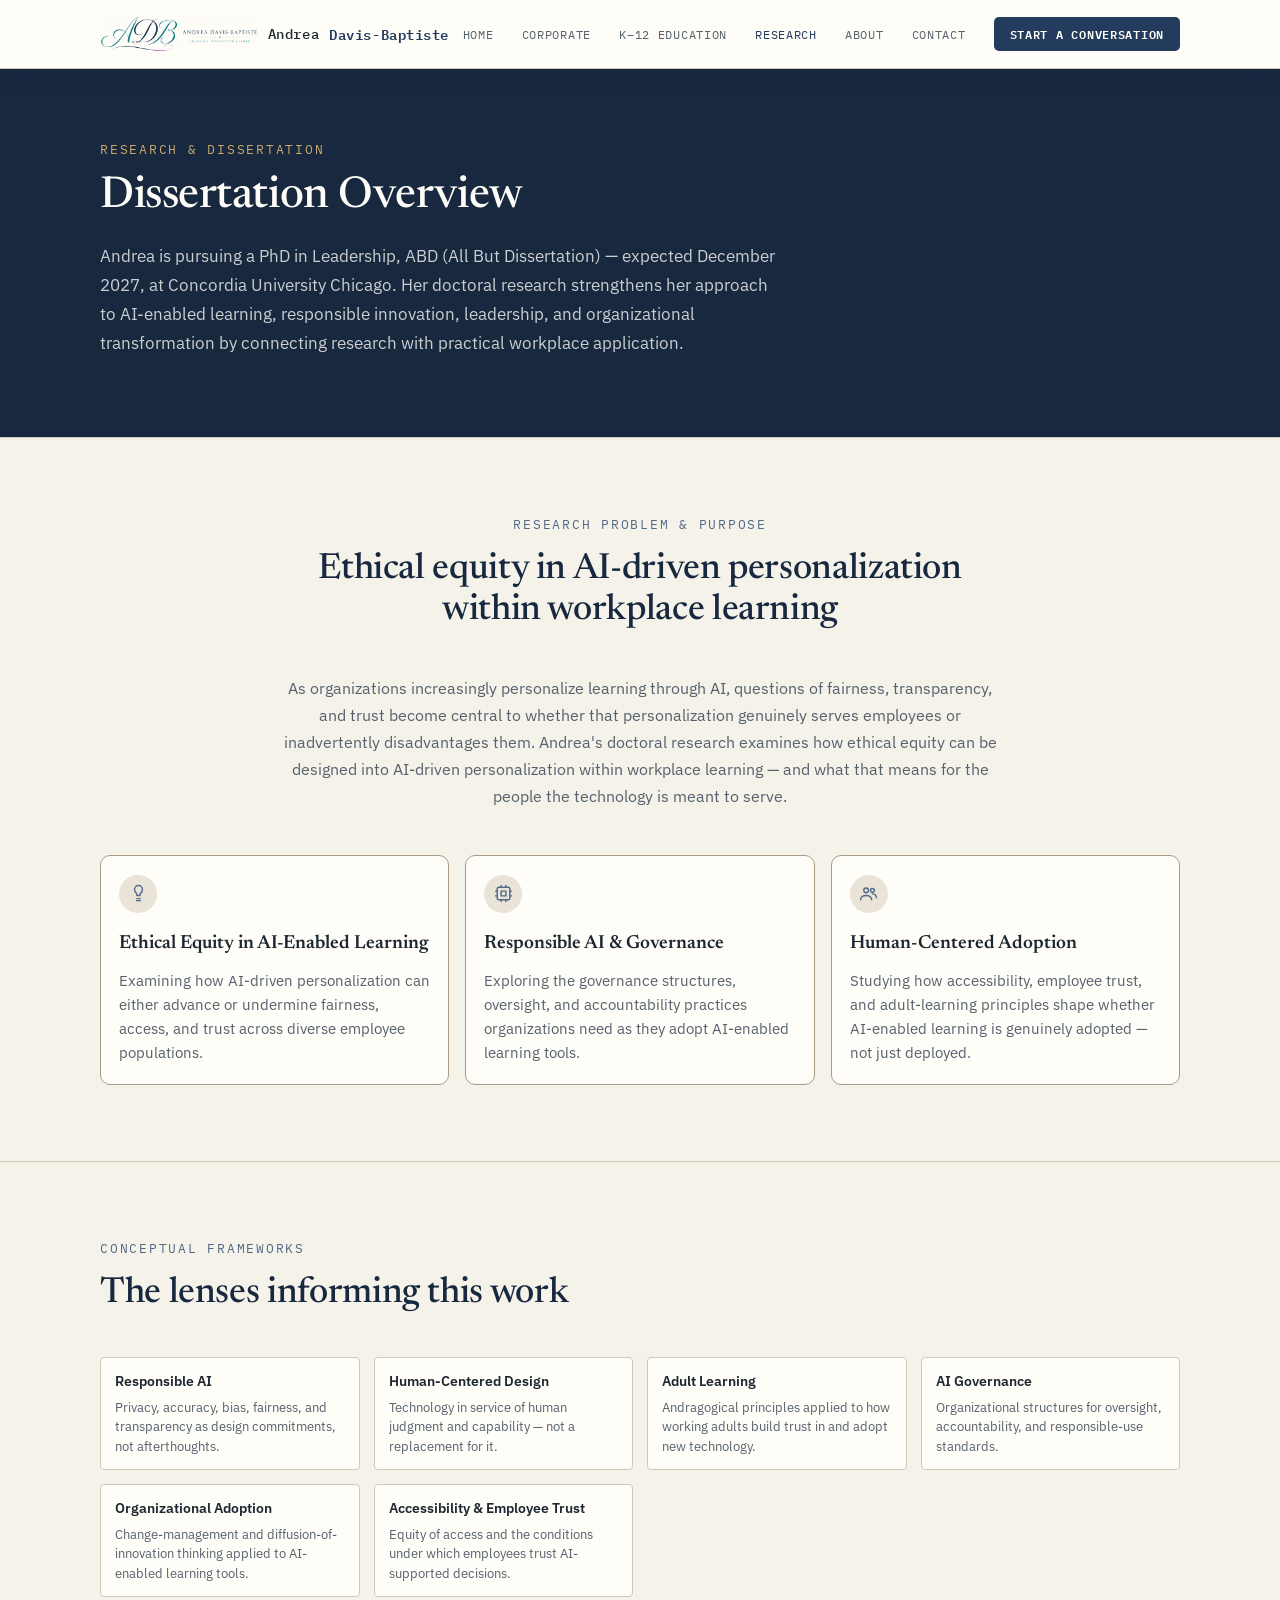
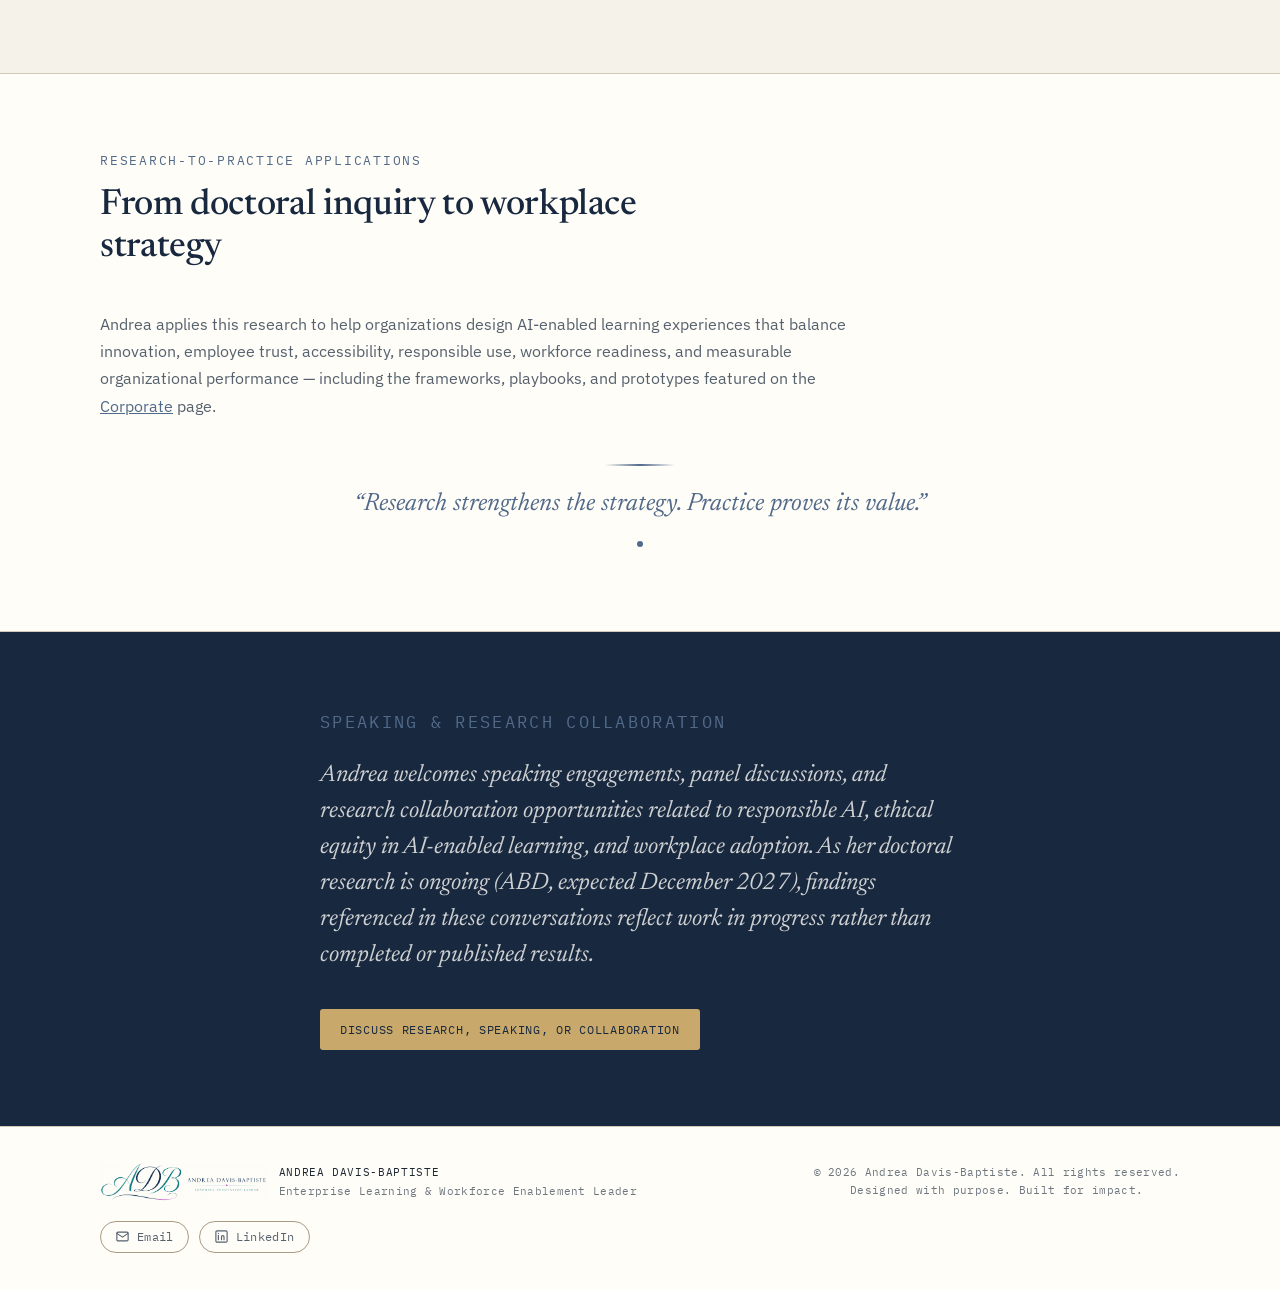
<file: research.html>
<!DOCTYPE html>
<html lang="en">
<head>
<meta charset="UTF-8">
<meta name="viewport" content="width=device-width, initial-scale=1.0">
<title>Research & Dissertation | Andrea Davis-Baptiste</title>
<meta name="description" content="Andrea Davis-Baptiste's doctoral research examines ethical equity in AI-driven personalization within workplace learning, connecting responsible AI, governance, and human-centered adoption to practice.">
<link rel="canonical" href="https://andreadavisbaptiste82-creator.github.io/research.html">

<!-- Open Graph -->
<meta property="og:title" content="Research & Dissertation | Andrea Davis-Baptiste">
<meta property="og:description" content="Andrea Davis-Baptiste's doctoral research examines ethical equity in AI-driven personalization within workplace learning, connecting responsible AI, governance, and human-centered adoption to practice.">
<meta property="og:type" content="website">
<meta property="og:url" content="https://andreadavisbaptiste82-creator.github.io/research.html">
<meta property="og:image" content="https://andreadavisbaptiste82-creator.github.io/assets/adb-logo.png">

<!-- Twitter -->
<meta name="twitter:card" content="summary">
<meta name="twitter:title" content="Research & Dissertation | Andrea Davis-Baptiste">
<meta name="twitter:description" content="Andrea Davis-Baptiste's doctoral research examines ethical equity in AI-driven personalization within workplace learning, connecting responsible AI, governance, and human-centered adoption to practice.">
<meta name="twitter:image" content="https://andreadavisbaptiste82-creator.github.io/assets/adb-logo.png">

<!-- Favicon (existing brand logo asset) -->
<link rel="icon" type="image/png" href="assets/adb-logo.png">

<link rel="preconnect" href="https://fonts.googleapis.com">
<link rel="preconnect" href="https://fonts.gstatic.com" crossorigin>
<link href="https://fonts.googleapis.com/css2?family=Newsreader:ital,opsz,wght@0,6..72,400;0,6..72,500;0,6..72,600;1,6..72,400;1,6..72,500&family=IBM+Plex+Sans:wght@400;500;600&family=IBM+Plex+Mono:wght@400;500&display=swap" rel="stylesheet">

<!--
  ANALYTICS (not configured):
  If Google Analytics 4 is desired, add the standard gtag.js loader here, e.g.:
    <script async src="https://www.googletagmanager.com/gtag/js?id=G-XXXXXXXXXX"></script>
    <script>
      window.dataLayer = window.dataLayer || [];
      function gtag(){ dataLayer.push(arguments); }
      gtag('js', new Date());
      gtag('config', 'G-XXXXXXXXXX'); // <- replace with the real GA4 Measurement ID
    </script>
  If Microsoft Clarity is desired, add the Clarity snippet with the real Clarity project ID here.
  assets/site.js listens for data-track events and will automatically start sending
  them through gtag() once it exists on the page — no other changes are required.
-->
<link rel="stylesheet" href="assets/site.css">
</head>
<body data-page="research">
<nav class="topnav">
  <div class="topnav-inner">
    <a class="brand" href="index.html"><picture><source type="image/webp" srcset="assets/adb-logo.webp"><img class="nav-logo" src="assets/adb-logo.png" alt="Andrea Davis-Baptiste ADB logo" width="2038" height="465"></picture>Andrea <b>Davis-Baptiste</b></a>
    <ul class="toplinks" id="toplinks">
      <li><a href="index.html" data-page="home">Home</a></li>
      <li><a href="corporate.html" data-page="corporate">Corporate</a></li>
      <li><a href="k12.html" data-page="k12">K&ndash;12 Education</a></li>
      <li><a href="research.html" data-page="research">Research</a></li>
      <li><a href="about.html" data-page="about">About</a></li>
      <li><a href="contact.html" data-page="contact">Contact</a></li>
      <li><a href="contact.html" class="nav-cta">Start a Conversation</a></li>
    </ul>
    <button type="button" class="nav-toggle" id="navToggle" aria-controls="toplinks" aria-expanded="false" aria-label="Open menu">
      <span class="nav-toggle-bar"></span>
      <span class="nav-toggle-bar"></span>
      <span class="nav-toggle-bar"></span>
    </button>
  </div>
</nav>

<section class="page-intro">
  <div class="wrap">
    <p class="eyebrow">Research &amp; Dissertation</p>
    <h1>Dissertation Overview</h1>
    <p class="lead">Andrea is pursuing a PhD in Leadership, ABD (All But Dissertation) &mdash; expected December 2027, at Concordia University Chicago. Her doctoral research strengthens her approach to AI-enabled learning, responsible innovation, leadership, and organizational transformation by connecting research with practical workplace application.</p>
  </div>
</section>

<section class="research" id="research">
  <div class="wrap">
    <div class="section-head">
      <p class="eyebrow">Research Problem &amp; Purpose</p>
      <h2>Ethical equity in AI-driven personalization within workplace learning</h2>
    </div>
    <p class="lead">As organizations increasingly personalize learning through AI, questions of fairness, transparency, and trust become central to whether that personalization genuinely serves employees or inadvertently disadvantages them. Andrea's doctoral research examines how ethical equity can be designed into AI-driven personalization within workplace learning &mdash; and what that means for the people the technology is meant to serve.</p>

    <div class="research-grid">
      <div class="research-card">
        <div class="research-icon" aria-hidden="true"><svg viewBox="0 0 24 24" fill="none" stroke="currentColor" stroke-width="1.8" stroke-linecap="round" stroke-linejoin="round"><path d="M12 2a5 5 0 0 1 5 5c0 2.2-1 3.3-2 4.3-.7.7-1 1.2-1 2.2v1H10v-1c0-1-.3-1.5-1-2.2-1-1-2-2.1-2-4.3a5 5 0 0 1 5-5z"/><path d="M9.5 21h5M10 18.5h4"/></svg></div>
        <h4>Ethical Equity in AI-Enabled Learning</h4>
        <p>Examining how AI-driven personalization can either advance or undermine fairness, access, and trust across diverse employee populations.</p>
      </div>
      <div class="research-card">
        <div class="research-icon" aria-hidden="true"><svg viewBox="0 0 24 24" fill="none" stroke="currentColor" stroke-width="1.8" stroke-linecap="round" stroke-linejoin="round"><rect x="4" y="4" width="16" height="16" rx="2"/><path d="M9 9h6v6H9zM9 2v2M15 2v2M9 20v2M15 20v2M2 9h2M2 15h2M20 9h2M20 15h2"/></svg></div>
        <h4>Responsible AI &amp; Governance</h4>
        <p>Exploring the governance structures, oversight, and accountability practices organizations need as they adopt AI-enabled learning tools.</p>
      </div>
      <div class="research-card">
        <div class="research-icon" aria-hidden="true"><svg viewBox="0 0 24 24" fill="none" stroke="currentColor" stroke-width="1.8" stroke-linecap="round" stroke-linejoin="round"><circle cx="9" cy="8" r="3"/><path d="M2 20c0-3.3 3-5.5 7-5.5s7 2.2 7 5.5"/><circle cx="17" cy="8" r="2.4"/><path d="M17 12.5c2.8.2 5 2.2 5 5"/></svg></div>
        <h4>Human-Centered Adoption</h4>
        <p>Studying how accessibility, employee trust, and adult-learning principles shape whether AI-enabled learning is genuinely adopted &mdash; not just deployed.</p>
      </div>
    </div>
  </div>
</section>

<section class="section" id="frameworks">
  <div class="wrap">
    <div class="section-head">
      <p class="eyebrow">Conceptual Frameworks</p>
      <h2>The lenses informing this work</h2>
    </div>
    <div class="card-grid cols-4">
      <div class="mini-card"><p class="mc-title">Responsible AI</p><p class="mc-desc">Privacy, accuracy, bias, fairness, and transparency as design commitments, not afterthoughts.</p></div>
      <div class="mini-card"><p class="mc-title">Human-Centered Design</p><p class="mc-desc">Technology in service of human judgment and capability &mdash; not a replacement for it.</p></div>
      <div class="mini-card"><p class="mc-title">Adult Learning</p><p class="mc-desc">Andragogical principles applied to how working adults build trust in and adopt new technology.</p></div>
      <div class="mini-card"><p class="mc-title">AI Governance</p><p class="mc-desc">Organizational structures for oversight, accountability, and responsible-use standards.</p></div>
      <div class="mini-card"><p class="mc-title">Organizational Adoption</p><p class="mc-desc">Change-management and diffusion-of-innovation thinking applied to AI-enabled learning tools.</p></div>
      <div class="mini-card"><p class="mc-title">Accessibility &amp; Employee Trust</p><p class="mc-desc">Equity of access and the conditions under which employees trust AI-supported decisions.</p></div>
    </div>
  </div>
</section>

<section class="section" id="research-to-practice" style="background:var(--paper-raised); border-top:1px solid var(--line); border-bottom:1px solid var(--line);">
  <div class="wrap">
    <div class="section-head">
      <p class="eyebrow">Research-to-Practice Applications</p>
      <h2>From doctoral inquiry to workplace strategy</h2>
    </div>
    <p class="lead" style="max-width:760px; color:var(--ink-soft); font-size:16px; line-height:1.7;">Andrea applies this research to help organizations design AI-enabled learning experiences that balance innovation, employee trust, accessibility, responsible use, workforce readiness, and measurable organizational performance &mdash; including the frameworks, playbooks, and prototypes featured on the <a href="corporate.html" style="color:var(--page-accent);">Corporate</a> page.</p>
    <div class="research-statement">
      <hr class="rs-divider">
      <blockquote>&ldquo;Research strengthens the strategy. Practice proves its value.&rdquo;</blockquote>
      <span class="rs-dot" aria-hidden="true"></span>
    </div>
  </div>
</section>

<section class="closing" id="connect">
  <div class="wrap closing-inner">
    <p class="eyebrow">Speaking &amp; Research Collaboration</p>
    <p class="lead">Andrea welcomes speaking engagements, panel discussions, and research collaboration opportunities related to responsible AI, ethical equity in AI-enabled learning, and workplace adoption. As her doctoral research is ongoing (ABD, expected December 2027), findings referenced in these conversations reflect work in progress rather than completed or published results.</p>
    <div class="cta-row">
      <a class="btn" href="contact.html">Discuss Research, Speaking, or Collaboration</a>
    </div>
  </div>
</section>

<footer>
  <div class="wrap footer-inner">
    <div class="footer-brand">
      <picture><source type="image/webp" srcset="assets/adb-logo.webp"><img class="footer-mark" src="assets/adb-logo.png" alt="Andrea Davis-Baptiste ADB logo" width="2038" height="465" loading="lazy"></picture>
      <div class="footer-brand-text">
        <p class="fb-title">Andrea Davis-Baptiste</p>
        <p class="fb-sub">Enterprise Learning &amp; Workforce Enablement Leader</p>
      </div>
    </div>
    <div class="footer-meta">
      <span>&copy; 2026 Andrea Davis-Baptiste. All rights reserved.</span>
      <span>Designed with purpose. Built for impact.</span>
    </div>
    <div class="footer-links">
      <a href="mailto:andreadavisbaptiste82@gmail.com" data-track="email-click" aria-label="Email Andrea Davis-Baptiste">
        <svg viewBox="0 0 24 24" fill="none" stroke="currentColor" stroke-width="1.8" stroke-linecap="round" stroke-linejoin="round"><rect x="3" y="5" width="18" height="14" rx="2"/><path d="M3 7l9 6 9-6"/></svg>
        <span>Email</span>
      </a>
      <a href="https://www.linkedin.com/in/andrea-davis-baptiste" target="_blank" rel="noopener noreferrer" data-track="linkedin-click" aria-label="View Andrea Davis-Baptiste on LinkedIn">
        <svg viewBox="0 0 24 24" fill="none" stroke="currentColor" stroke-width="1.8" stroke-linecap="round" stroke-linejoin="round"><rect x="3" y="3" width="18" height="18" rx="2"/><path d="M7 10v7M7 7v.01M12 17v-4.5a2 2 0 0 1 4 0V17M12 12.5V17"/></svg>
        <span>LinkedIn</span>
      </a>
    </div>
  </div>
</footer>

<script src="assets/site.js"></script>
</body>
</html>
</file>
<file: assets/site.css>
/* ============ TOKENS ============ */
  :root{
    /* Neutral foundation */
    --bg-main:#F5F2EA;
    --bg-raised:#FFFDF8;
    --bg-card:#FFFDF8;
    --bg-panel:#EAE3D7;
    --text-main:#1D2732;
    --text-soft:#55616D;
    --text-muted:#6E7780;
    --border:#D2C8B7;
    --border-hover:#A99A83;

    /* Brand teal - reserved: logo, active nav, primary CTAs, small icons,
       eyebrows (default), thin dividers, corporate highlights */
    --brand-teal:#233B5D;
    --brand-teal-dark:#17283F;
    --on-brand:#FFFDF8;
    --brand-glow:35,59,93;

    /* Page accents */
    --corporate-accent:#233B5D;
    --k12-accent:#9A743A;
    --research-accent:#526A89;

    /* Grade-band accents (badges, thin top borders, small icons, hover only) */
    --elementary-accent:#526A89;
    --middle-accent:#9A743A;
    --high-accent:#7B4F3C;

    /* Drone section */
    --drone-accent:#526A89;

    /* --page-accent: set per page via body[data-page]; neutral fallback for
       Home / About / Contact so those pages stay calm and brand-teal-only */
    --page-accent: var(--border-hover);

    /* Legacy aliases kept so every existing selector below still resolves -
       values now point at the new neutral/brand tokens above. */
    --ink:var(--text-main);
    --ink-soft:var(--text-soft);
    --ink-faint:var(--text-muted);
    --paper:var(--bg-main);
    --paper-raised:var(--bg-raised);
    --card:var(--bg-card);
    --panel:var(--bg-panel);
    --line:var(--border);
    --line-dark:var(--border-hover);
    --navy-deep:#17283F;
    --navy-mid:#233B5D;
    --warm-white:#FFFDF8;
    --on-accent:var(--on-brand);

    --display: 'Newsreader', serif;
    --body: 'IBM Plex Sans', sans-serif;
    --mono: 'IBM Plex Mono', monospace;

    --wrap: 1160px;
  }

  /* Page-level accent binding */
  body[data-page="corporate"]{ --page-accent: var(--corporate-accent); }
  body[data-page="k12"]{ --page-accent: var(--k12-accent); }
  body[data-page="research"]{ --page-accent: var(--research-accent); }

  *{box-sizing:border-box;}
  html{scroll-behavior:smooth;}
  @media (prefers-reduced-motion: reduce){
    html{scroll-behavior:auto;}
    *{animation-duration:0.001ms !important; animation-iteration-count:1 !important; transition-duration:0.001ms !important;}
  }

  .sr-only{
    position:absolute; width:1px; height:1px; padding:0; margin:-1px;
    overflow:hidden; clip:rect(0,0,0,0); white-space:nowrap; border:0;
  }

  .skip-link{
    position:fixed;
    top:10px;
    left:12px;
    z-index:100;
    transform:translateY(-160%);
    padding:10px 14px;
    border:1px solid var(--brand-teal);
    border-radius:5px;
    background:var(--bg-main);
    color:var(--text-main);
    font-family:var(--mono);
    font-size:12px;
    text-decoration:none;
  }
  .skip-link:focus{ transform:translateY(0); }

  main:focus{ outline:none; }

  body{
    margin:0;
    background:var(--bg-main);
    color:var(--text-main);
    font-family:var(--body);
    font-size:16px;
    line-height:1.6;
    -webkit-font-smoothing:antialiased;
  }

  img,video{max-width:100%; display:block;}

  a{color:inherit;}

  .wrap{
    max-width:var(--wrap);
    margin:0 auto;
    padding:0 40px;
  }
  @media (max-width:720px){ .wrap{padding:0 22px;} }

  .eyebrow{
    font-family:var(--mono);
    font-size:12.5px;
    letter-spacing:0.14em;
    text-transform:uppercase;
    color:var(--brand-teal);
    margin:0 0 16px 0;
  }
  body[data-page="k12"] .eyebrow{ color:var(--k12-accent); }
  body[data-page="research"] .eyebrow{ color:var(--research-accent); }

  h1,h2,h3{
    font-family:var(--display);
    font-weight:500;
    margin:0;
    color:var(--text-main);
    letter-spacing:-0.01em;
  }

  em{ font-style:italic; color:inherit; }

  a:focus-visible, button:focus-visible{
    outline:2px solid var(--brand-teal-dark);
    outline-offset:3px;
  }

  /* ============ TOP NAV ============ */
  .topnav{
    position:sticky; top:0; z-index:40;
    background:rgba(16,20,24,0.88);
    backdrop-filter:saturate(140%) blur(10px);
    border-bottom:1px solid var(--border);
  }
  .topnav-inner{
    max-width:var(--wrap);
    margin:0 auto;
    padding:16px 40px;
    display:flex;
    align-items:center;
    justify-content:space-between;
  }
  @media (max-width:720px){ .topnav-inner{padding:14px 22px;} }
  .brand{
    display:flex;
    align-items:center;
    gap:10px;
    font-family:var(--mono);
    font-size:14px;
    font-weight:500;
    letter-spacing:0.04em;
    text-decoration:none;
    color:var(--text-main);
    min-width:0;
  }
  .brand .nav-logo{
    height:36px;
    width:auto;
    display:block;
    flex:none;
  }
  .brand b{ color:var(--brand-teal); font-weight:600; }
  @media (max-width:480px){
    .brand{ font-size:12px; gap:8px; letter-spacing:0.02em; }
    .brand .nav-logo{ height:28px; }
  }
  .toplinks{
    display:flex;
    gap:28px;
    list-style:none;
    margin:0; padding:0;
  }
  .toplinks a{
    font-family:var(--mono);
    font-size:12px;
    letter-spacing:0.06em;
    text-transform:uppercase;
    text-decoration:none;
    color:var(--text-soft);
    transition:color .2s ease;
  }
  .toplinks a:hover{ color:var(--brand-teal); }
  .nav-toggle{
    display:none;
    flex-direction:column;
    justify-content:center;
    align-items:center;
    gap:5px;
    width:38px; height:38px;
    padding:0;
    background:transparent;
    border:1px solid var(--border);
    border-radius:7px;
    cursor:pointer;
  }
  .nav-toggle-bar{
    display:block;
    width:18px; height:2px;
    background:var(--text-main);
    border-radius:2px;
    transition:transform .2s ease, opacity .2s ease;
  }
  .nav-toggle[aria-expanded="true"] .nav-toggle-bar:nth-child(1){ transform:translateY(7px) rotate(45deg); }
  .nav-toggle[aria-expanded="true"] .nav-toggle-bar:nth-child(2){ opacity:0; }
  .nav-toggle[aria-expanded="true"] .nav-toggle-bar:nth-child(3){ transform:translateY(-7px) rotate(-45deg); }
  @media (max-width:860px){
    .topnav-inner{ position:relative; gap:14px; }
    .brand{ overflow:hidden; }
    .nav-toggle{ display:flex; }
    .toplinks{
      display:flex;
      flex-direction:column;
      gap:0;
      position:absolute;
      top:100%;
      left:0;
      right:0;
      margin:0;
      background:var(--bg-raised);
      border-bottom:1px solid var(--border);
      max-height:0;
      overflow:hidden;
      transition:max-height .25s ease;
    }
    .toplinks.is-open{ max-height:420px; }
    .toplinks li{ border-top:1px solid var(--border); }
    .toplinks a{
      display:block;
      padding:15px 22px;
      font-size:13px;
    }
  }

  /* ============ HERO ============ */
  .hero{
    padding:80px 0 64px;
    position:relative;
    overflow:hidden;
  }
  .hero::before{
    content:"";
    position:absolute;
    right:-100px; top:-160px;
    width:460px; height:460px;
    border:1px solid var(--border);
    border-radius:50%;
  }
  .hero::after{
    content:"";
    position:absolute;
    right:60px; top:40px;
    width:220px; height:220px;
    border:1px solid var(--border);
    border-radius:50%;
    opacity:0.6;
  }
  .hero-grid{
    position:relative;
    display:grid;
    grid-template-columns:1.15fr 0.85fr;
    gap:56px;
    align-items:start;
  }
  @media (max-width:860px){
    .hero-grid{ grid-template-columns:1fr; gap:40px; }
    .hero-photo{ order:-1; max-width:220px; }
  }
  .hero-photo{ position:relative; margin-top:6px; }
  .hero-photo::before{
    content:"";
    position:absolute;
    inset:-34px;
    border:1px solid rgba(var(--brand-glow),0.16);
    border-radius:22px;
    z-index:0;
  }
  .hero-photo-frame{
    position:relative;
    z-index:1;
    border:2px solid var(--border-hover);
    border-radius:16px;
    overflow:hidden;
    max-width:290px;
    margin-left:auto;
    aspect-ratio:1/1;
    background:var(--navy-deep);
    box-shadow:0 24px 60px -20px rgba(0,0,0,0.65);
  }
  .hero-photo-frame img{ width:100%; height:100%; object-fit:cover; display:block; }
  .hero-photo-accent{
    position:absolute;
    left:-12px; bottom:-12px;
    width:56px; height:5px;
    background:var(--brand-teal);
    border-radius:3px;
    z-index:2;
  }
  .hero-quote{
    max-width:290px;
    margin:22px 0 0 auto;
    padding-left:16px;
    border-left:2px solid var(--brand-teal);
    font-family:var(--display);
    font-style:italic;
    font-size:14.5px;
    line-height:1.6;
    color:var(--text-soft);
  }
  @media (max-width:860px){
    .hero-photo-frame{ margin:0 auto; }
    .hero-photo-accent{ left:50%; transform:translateX(-50%); bottom:-14px; }
    .hero-quote{ margin:22px auto 0; padding-left:16px; }
  }
  .hero h1.hero-name{
    font-family:'Playfair Display', Georgia, 'Times New Roman', serif;
    font-weight:500;
    font-size:clamp(32px, 4.8vw, 54px);
    line-height:1.1;
    letter-spacing:-0.005em;
    color:var(--text-main);
    margin:0;
  }
  .hero-role{
    margin:16px 0 0;
    font-family:var(--mono);
    font-size:14px;
    letter-spacing:0.1em;
    text-transform:uppercase;
    color:var(--brand-teal);
    font-weight:500;
  }
  .hero-lede{
    margin:24px 0 0;
    font-size:17.5px;
    color:var(--text-soft);
    max-width:560px;
    line-height:1.7;
  }
  .hero-tags{
    margin-top:18px;
    font-family:var(--mono);
    font-size:12.5px;
    letter-spacing:0.04em;
    color:var(--text-muted);
  }
  .hero-tags .accent-word{ color:var(--brand-teal); font-weight:500; }

  .hero-pillars{
    margin-top:38px;
    display:grid;
    grid-template-columns:repeat(3, 1fr);
    gap:18px;
  }
  @media (max-width:900px){ .hero-pillars{ grid-template-columns:1fr; gap:14px; } }
  .hero-pillar{
    border:1px solid var(--border);
    background:var(--bg-card);
    border-radius:8px;
    padding:16px 16px 18px;
  }
  .hp-icon{
    display:flex; align-items:center; justify-content:center;
    width:32px; height:32px;
    border-radius:7px;
    background:var(--bg-panel);
    color:var(--text-soft);
    margin-bottom:12px;
  }
  .hp-icon svg{ width:17px; height:17px; }
  .hp-title{
    font-family:var(--body);
    font-weight:600;
    font-size:13.5px;
    color:var(--text-main);
    margin:0 0 6px;
  }
  .hp-desc{
    font-size:12.5px;
    line-height:1.55;
    color:var(--text-soft);
    margin:0;
  }

  .hero-cta{
    margin-top:32px;
    display:flex;
    flex-wrap:wrap;
    gap:12px;
  }
  .hero-cta .btn, .hero-cta .btn.ghost, .showcase-cta.btn, .showcase-cta.btn.ghost{ padding:10px 18px; font-size:11px; }
  .hero-meta{
    margin-top:44px;
    display:flex;
    flex-wrap:wrap;
    gap:18px 36px;
    font-family:var(--mono);
    font-size:12px;
    letter-spacing:0.06em;
    text-transform:uppercase;
    color:var(--text-muted);
  }
  .hero-meta > div{ max-width:190px; }
  .hero-meta strong{
    display:block;
    font-family:var(--display);
    font-style:italic;
    font-size:22px;
    color:var(--text-main);
    text-transform:none;
    letter-spacing:0;
    margin-bottom:2px;
  }

  /* ============ SECTION SHELL ============ */
  section{ padding:68px 0; }
  .section-head{ max-width:640px; margin-bottom:38px; }
  .section-head h2{ font-size:clamp(26px,3.6vw,36px); line-height:1.15; margin-top:10px; }
  .divider{
    border:none; border-top:1px solid var(--border); margin:0;
  }

  /* ============ ENTERPRISE IMPACT ============ */
  .impact{ background:var(--bg-raised); border-top:1px solid var(--border); border-bottom:1px solid var(--border); }
  .impact-grid{
    display:grid;
    grid-template-columns:repeat(3, 1fr);
    gap:16px;
  }
  @media (max-width:900px){ .impact-grid{ grid-template-columns:repeat(2, 1fr); } }
  @media (max-width:560px){ .impact-grid{ grid-template-columns:1fr; } }
  .impact-card{
    border:1px solid var(--border);
    border-radius:9px;
    background:var(--bg-card);
    padding:22px 20px;
    transition:border-color .2s ease, transform .2s ease;
  }
  .impact-card:hover{ border-color:var(--border-hover); transform:translateY(-2px); }
  .impact-number{
    font-family:var(--display);
    font-size:clamp(28px,3.4vw,38px);
    font-weight:500;
    color:var(--text-main);
    margin:0 0 8px;
    letter-spacing:-0.01em;
  }
  body[data-page="corporate"] .impact-number{ color:var(--corporate-accent); }
  .impact-label{
    font-family:var(--body);
    font-size:13.5px;
    line-height:1.5;
    color:var(--text-soft);
    margin:0;
    letter-spacing:0.01em;
  }
  .impact-note{
    margin:26px 0 0;
    max-width:760px;
    font-family:var(--mono);
    font-size:12.5px;
    line-height:1.6;
    color:var(--text-muted);
  }

  /* ============ PHILOSOPHY ============ */
  .philosophy{ background:var(--bg-raised); border-top:1px solid var(--border); border-bottom:1px solid var(--border); }
  .philosophy-quote{
    font-family:var(--display);
    font-style:italic;
    font-size:clamp(24px,3.4vw,36px);
    line-height:1.35;
    max-width:820px;
    color:var(--text-main);
    margin:0 0 32px;
  }
  .philosophy-grid{
    display:grid;
    grid-template-columns:repeat(5, 1fr);
    gap:14px;
    align-items:start;
  }
  @media (max-width:980px){ .philosophy-grid{ grid-template-columns:repeat(2, 1fr); } }
  @media (max-width:560px){ .philosophy-grid{ grid-template-columns:1fr; } }
  .philosophy-list{ display:contents; }
  .philosophy-list li{
    display:flex; flex-direction:column; align-items:center; text-align:center; gap:8px;
    padding:16px 12px;
    border:1px solid var(--border);
    border-radius:9px;
    background:var(--bg-card);
    font-size:13.5px;
    line-height:1.4;
    color:var(--text-soft);
    font-family:var(--body);
    transition:border-color .2s ease, transform .2s ease;
  }
  .philosophy-list li:hover{ border-color:var(--border-hover); transform:translateY(-2px); }
  .philosophy-list li .p-icon{
    width:40px; height:40px;
    border-radius:9px;
    background:var(--bg-panel);
    color:var(--text-soft);
    display:flex; align-items:center; justify-content:center;
  }
  .philosophy-list li .p-icon svg{ width:20px; height:20px; }
  .philosophy-close{
    grid-column:1 / -1;
    text-align:center;
    margin-top:12px;
    font-family:var(--display);
    font-size:26px;
    line-height:1.4;
    color:var(--text-main);
  }
  .philosophy-close b{ color:var(--text-main); font-weight:600; }
  .philosophy-divider{
    border:none;
    border-top:1px solid var(--border);
    height:2px;
    background:linear-gradient(90deg, var(--brand-teal), transparent 60%);
    margin:0 0 44px;
    max-width:120px;
  }

  /* ============ ARCHITECTURE DIAGRAM (Corporate: Framework) ============ */
  .arch{
    text-align:center;
  }
  .arch .section-head{ margin-left:auto; margin-right:auto; text-align:center; }
  .arch-divider{
    border:none;
    height:2px;
    width:120px;
    margin:14px auto 0;
    background:linear-gradient(90deg, transparent, var(--page-accent), transparent);
  }
  .flow{
    display:flex;
    align-items:center;
    justify-content:center;
    flex-wrap:wrap;
    gap:0;
    margin:64px 0 20px;
  }
  .flow-stage{
    position:relative;
    font-family:var(--body);
    font-weight:600;
    font-size:13px;
    letter-spacing:0.01em;
    padding:26px 18px 20px;
    min-width:120px;
    border:1px solid var(--border);
    border-radius:10px;
    background:var(--bg-card);
    color:var(--text-main);
    box-shadow:0 10px 26px -18px rgba(0,0,0,0.6);
    opacity:0;
    transform:translateY(10px);
    transition:opacity .6s ease, transform .6s ease, border-color .25s ease, box-shadow .25s ease;
    display:flex;
    flex-direction:column;
    align-items:center;
    text-align:center;
    gap:10px;
  }
  .flow-stage.visible{ opacity:1; transform:translateY(0); }
  .flow-stage:hover{ border-color:var(--page-accent); }
  .flow-stage .stage-num{
    position:absolute;
    top:-11px; left:50%;
    transform:translateX(-50%);
    width:23px; height:23px;
    border-radius:50%;
    background:var(--page-accent);
    color:var(--on-brand);
    font-family:var(--mono);
    font-size:11px;
    font-weight:600;
    display:flex; align-items:center; justify-content:center;
  }
  .flow-stage .stage-icon{
    width:34px; height:34px;
    border-radius:8px;
    background:var(--bg-panel);
    color:var(--page-accent);
    display:flex; align-items:center; justify-content:center;
    margin-top:6px;
  }
  .flow-stage .stage-icon svg{ width:18px; height:18px; }
  .flow-stage.final{ background:var(--page-accent); color:var(--on-brand); border-color:var(--page-accent); }
  .flow-stage.final .stage-num{ background:var(--on-brand); color:var(--page-accent); }
  .flow-stage.final .stage-icon{ background:rgba(0,0,0,0.14); color:var(--on-brand); }
  .flow-arrow{
    font-family:var(--mono);
    color:var(--text-muted);
    padding:0 12px;
    font-size:16px;
    opacity:0;
    transition:opacity .6s ease .3s;
  }
  .flow-arrow.visible{ opacity:1; }
  @media (max-width:820px){
    .flow{ flex-direction:column; gap:18px; }
    .flow-arrow{ transform:rotate(90deg); padding:4px 0; }
  }
  .arch-caption{
    font-family:var(--mono);
    font-size:12.5px;
    letter-spacing:0.04em;
    color:var(--text-muted);
    text-transform:uppercase;
    margin-top:20px;
  }

  /* ============ SERIES INTRO ============ */
  .series-intro{ padding-bottom:0; }

  /* ============ SPINE NAV ============ */
  .spine{
    position:fixed;
    right:26px;
    top:50%;
    transform:translateY(-50%);
    z-index:30;
    display:flex;
    flex-direction:column;
    gap:14px;
  }
  @media (max-width:1180px){ .spine{ display:none; } }
  .spine button{
    all:unset;
    cursor:pointer;
    width:11px; height:11px;
    border-radius:50%;
    border:1px solid var(--text-muted);
    background:transparent;
    position:relative;
    transition:background .2s ease, border-color .2s ease, transform .2s ease;
  }
  .spine button.active{
    background:var(--brand-teal);
    border-color:var(--brand-teal);
    transform:scale(1.25);
  }
  .spine button .tip{
    position:absolute;
    right:22px; top:50%;
    transform:translateY(-50%);
    white-space:nowrap;
    font-family:var(--mono);
    font-size:11.5px;
    letter-spacing:0.04em;
    background:var(--text-main);
    color:var(--bg-main);
    padding:5px 9px;
    border-radius:3px;
    opacity:0;
    pointer-events:none;
    transition:opacity .15s ease;
  }
  .spine button:hover .tip{ opacity:1; }

  /* ============ REELS (Corporate: Leadership Perspectives) ============ */
  .reel{
    padding:68px 0;
    border-top:1px solid var(--border);
    opacity:0;
    transform:translateY(18px);
    transition:opacity .7s ease, transform .7s ease;
  }
  .reel.visible{ opacity:1; transform:translateY(0); }
  .reel-grid{
    display:grid;
    grid-template-columns:0.9fr 1.1fr;
    gap:48px;
    align-items:center;
  }
  .reel.reverse .reel-grid{ grid-template-columns:1.1fr 0.9fr; }
  .reel.reverse .reel-media{ order:2; }
  .reel.reverse .reel-content{ order:1; }
  @media (max-width:900px){
    .reel-grid{ grid-template-columns:1fr; gap:28px; }
    .reel.reverse .reel-media,
    .reel.reverse .reel-content{ order:0; }
  }

  .featured-tag{
    font-family:var(--mono);
    font-size:11px;
    letter-spacing:0.12em;
    text-transform:uppercase;
    font-weight:600;
    color:var(--page-accent);
    margin:0 0 8px;
  }
  .reel-eyebrow{
    font-family:var(--mono);
    font-size:12px;
    letter-spacing:0.1em;
    color:var(--text-muted);
    margin-bottom:14px;
    display:flex;
    align-items:center;
    gap:10px;
    flex-wrap:wrap;
  }
  .reel-eyebrow b{
    color:var(--on-brand);
    background:var(--page-accent);
    font-weight:600;
    padding:4px 10px;
    border-radius:20px;
    font-size:11px;
    letter-spacing:0.06em;
  }
  .reel-title{ font-size:clamp(24px,3vw,32px); margin-bottom:16px; font-weight:600; }
  .reel-label{
    font-family:var(--mono);
    font-size:11.5px;
    letter-spacing:0.08em;
    text-transform:uppercase;
    color:var(--text-muted);
    margin:16px 0 6px;
  }
  .reel-label:first-of-type{ margin-top:0; }
  .reel-text{ color:var(--text-soft); font-size:15.5px; line-height:1.65; margin:0; }

  .tag-row{ display:flex; flex-wrap:wrap; gap:8px; }
  .tag{
    font-family:var(--mono);
    font-size:11.5px;
    letter-spacing:0.02em;
    padding:5px 10px;
    border:1px solid var(--border);
    border-radius:20px;
    color:var(--text-soft);
    background:var(--bg-card);
  }

  .mini-flow{
    display:flex; flex-wrap:wrap; align-items:center; gap:6px;
    font-family:var(--mono);
    font-size:12px;
    color:var(--text-main);
  }
  .mini-flow span.step{
    padding:4px 9px;
    border:1px solid var(--border-hover);
    border-radius:3px;
    color:var(--text-main);
  }
  .mini-flow span.arrow{ color:var(--text-muted); }

  .key-message{
    margin-top:24px;
    padding:18px 20px;
    border-left:2px solid var(--page-accent);
    background:var(--bg-card);
    font-family:var(--display);
    font-style:italic;
    font-size:17px;
    line-height:1.55;
    color:var(--text-main);
  }

  .reel-media{ position:relative; }

  /* ============ MORE VIDEOS (expandable) ============ */
  .more-videos{
    margin-top:20px;
    border:1px solid var(--border-hover);
    border-radius:12px;
    background:var(--bg-raised);
    overflow:hidden;
  }
  .more-videos > summary{
    cursor:pointer;
    list-style:none;
    padding:20px 24px;
    font-family:var(--mono);
    font-size:13.5px;
    font-weight:600;
    letter-spacing:0.03em;
    color:var(--text-main);
    display:flex;
    align-items:center;
    gap:12px;
    transition:background .2s ease;
  }
  .more-videos > summary::-webkit-details-marker{ display:none; }
  .more-videos > summary:hover{ background:var(--bg-card); }
  .more-videos > summary:focus-visible{ outline:2px solid var(--brand-teal-dark); outline-offset:-2px; }
  .more-videos > summary::before{
    content:"+";
    flex:none;
    width:22px; height:22px;
    border-radius:50%;
    background:var(--bg-panel);
    color:var(--text-main);
    display:flex; align-items:center; justify-content:center;
    font-size:16px;
    line-height:1;
    border:1px solid var(--border-hover);
  }
  .more-videos[open] > summary::before{ content:"\2212"; }
  .more-videos > summary .summary-note{
    font-family:var(--body);
    font-weight:400;
    font-size:12.5px;
    color:var(--text-muted);
    margin-left:auto;
    text-transform:none;
    letter-spacing:0;
  }
  .more-videos-inner{
    padding:0 24px 8px;
    border-top:1px solid var(--border-hover);
  }
  .more-videos-inner .reel:first-of-type{ border-top:none; }
  @media (max-width:640px){
    .more-videos > summary .summary-note{ display:none; }
  }
  .media-frame{
    border:1px solid var(--border-hover);
    border-radius:6px;
    overflow:hidden;
    aspect-ratio:9/16;
    max-width:340px;
    margin:0 auto;
    background:var(--navy-deep);
    position:relative;
    box-shadow:0 20px 50px -26px rgba(0,0,0,0.6);
    transition:box-shadow .3s ease;
  }
  .media-frame:hover{ box-shadow:0 24px 56px -22px rgba(0,0,0,0.5); }
  .media-frame video{ width:100%; height:100%; object-fit:cover; }
  #graceVideo{ object-fit:contain; background:var(--navy-deep); }
  .media-frame.landscape{ aspect-ratio:16/9; max-width:280px; }

  .placeholder{
    width:100%; height:100%;
    display:flex; flex-direction:column;
    align-items:center; justify-content:center;
    gap:16px;
    background:
      repeating-linear-gradient(135deg, rgba(255,255,255,0.035) 0 2px, transparent 2px 14px),
      var(--navy-deep);
    color:var(--text-main);
    text-align:center;
    padding:20px;
  }
  .placeholder .ring{
    width:56px; height:56px;
    border-radius:50%;
    border:1px solid rgba(243,241,233,0.35);
    display:flex; align-items:center; justify-content:center;
  }
  .placeholder .ring svg{ width:16px; height:16px; }
  .placeholder .ph-label{
    font-family:var(--mono);
    font-size:11px;
    letter-spacing:0.08em;
    text-transform:uppercase;
    color:rgba(243,241,233,0.5);
  }
  .placeholder .ph-title{
    font-family:var(--display);
    font-style:italic;
    font-size:16px;
    color:var(--text-main);
  }

  .media-caption{
    text-align:center;
    font-family:var(--mono);
    font-size:12px;
    letter-spacing:0.05em;
    color:var(--text-soft);
    margin-top:16px;
  }

  /* ============ FEATURED PROJECT (Corporate highlight) ============ */
  .project{ padding:68px 0; border-top:1px solid var(--border); }
  .project-card{
    border:1px solid var(--border-hover);
    border-top:3px solid var(--page-accent);
    border-radius:8px;
    background:var(--bg-panel);
    padding:64px;
    position:relative;
  }

  /* Delay layout work for media-heavy content until it nears the viewport. */
  .strategy-assets,
  .project,
  .capabilities,
  .series-intro,
  #selected-media{
    content-visibility:auto;
    contain-intrinsic-size:900px;
  }
  @media (max-width:720px){ .project-card{ padding:32px 24px; } }

  .project-head{
    display:grid;
    grid-template-columns:0.95fr 1.05fr;
    gap:56px;
    align-items:center;
    margin-bottom:64px;
    padding-bottom:56px;
    border-bottom:1px solid var(--border);
  }
  @media (max-width:860px){ .project-head{ grid-template-columns:1fr; gap:36px; } }

  .project-visual{
    border:1px solid var(--border-hover);
    border-radius:6px;
    overflow:hidden;
    max-width:300px;
    margin:0 auto;
    background:var(--navy-deep);
  }
  .project-visual img{ width:100%; display:block; }
  .project-visual-caption{
    text-align:center;
    font-family:var(--mono);
    font-size:11.5px;
    letter-spacing:0.05em;
    color:var(--text-muted);
    margin-top:14px;
  }

  .project-title{ font-size:clamp(26px,3.4vw,36px); margin-bottom:8px; }
  .project-sub{
    font-family:var(--display);
    font-style:italic;
    font-size:17px;
    color:var(--page-accent);
    margin:0 0 20px;
  }
  .project-desc{ color:var(--text-soft); font-size:15.5px; line-height:1.7; margin:0; }

  .project-meta-grid{
    display:grid;
    grid-template-columns:repeat(3, 1fr);
    gap:22px 20px;
    margin-top:32px;
  }
  @media (max-width:640px){ .project-meta-grid{ grid-template-columns:repeat(2,1fr); } }
  .project-meta-grid .m-label{
    font-family:var(--mono);
    font-size:10.5px;
    letter-spacing:0.08em;
    text-transform:uppercase;
    color:var(--text-muted);
    margin-bottom:5px;
  }
  .project-meta-grid .m-value{
    font-size:13.5px;
    color:var(--text-main);
    line-height:1.4;
  }

  .project-block{ margin-top:34px; }
  .project-details{
    margin-top:42px;
    border:1px solid var(--border-hover);
    border-radius:12px;
    background:var(--bg-raised);
    overflow:hidden;
  }
  .project-details summary{
    cursor:pointer;
    list-style:none;
    padding:20px 24px;
    font-family:var(--mono);
    font-size:13.5px;
    font-weight:600;
    letter-spacing:0.03em;
    color:var(--text-main);
    display:flex;
    align-items:center;
    gap:12px;
    transition:background .2s ease;
  }
  .project-details summary::-webkit-details-marker{ display:none; }
  .project-details summary:hover{ background:var(--bg-card); }
  .project-details summary:focus-visible{ outline:2px solid var(--brand-teal-dark); outline-offset:-2px; }
  .project-details summary::before{
    content:"+";
    flex:none;
    width:22px; height:22px;
    border-radius:50%;
    background:var(--bg-panel);
    color:var(--text-main);
    display:flex; align-items:center; justify-content:center;
    font-size:16px;
    line-height:1;
    transition:transform .25s ease;
    border:1px solid var(--border-hover);
  }
  .project-details[open] summary::before{ content:"\2013"; }
  .project-details summary .summary-note{
    font-family:var(--body);
    font-weight:400;
    font-size:12.5px;
    color:var(--text-muted);
    margin-left:auto;
    text-transform:none;
    letter-spacing:0;
  }
  .project-details-inner{
    padding:4px 24px 28px;
    border-top:1px solid var(--border-hover);
  }
  .project-details-inner .project-block:first-child{ margin-top:28px; }
  @media (max-width:640px){
    .project-details summary .summary-note{ display:none; }
  }

  .project-block:first-of-type{ margin-top:0; }
  .project-block h4{
    font-family:var(--mono);
    font-size:12px;
    letter-spacing:0.1em;
    text-transform:uppercase;
    font-weight:500;
    color:var(--page-accent);
    margin:0 0 6px;
  }
  .project-block .block-lead{
    font-family:var(--display);
    font-size:21px;
    color:var(--text-main);
    margin:0 0 18px;
  }
  .project-block p.p-text{
    color:var(--text-soft);
    font-size:15px;
    line-height:1.7;
    max-width:760px;
    margin:0 0 24px;
  }

  .card-grid{
    display:grid;
    grid-template-columns:repeat(3, 1fr);
    gap:14px;
  }
  .card-grid.cols-2{ grid-template-columns:repeat(2, 1fr); }
  .card-grid.cols-4{ grid-template-columns:repeat(4, 1fr); }
  @media (max-width:760px){ .card-grid, .card-grid.cols-2, .card-grid.cols-4{ grid-template-columns:1fr 1fr; } }
  @media (max-width:520px){ .card-grid, .card-grid.cols-2, .card-grid.cols-4{ grid-template-columns:1fr; } }

  .mini-card{
    border:1px solid var(--border);
    border-radius:4px;
    padding:13px 14px;
    background:var(--bg-card);
  }
  .mini-card .mc-title{
    font-family:var(--body);
    font-weight:600;
    font-size:13.5px;
    color:var(--text-main);
    margin:0 0 5px;
  }
  .mini-card .mc-desc{
    font-size:13px;
    line-height:1.5;
    color:var(--text-soft);
    margin:0;
  }

  .process-list{
    list-style:none;
    margin:0; padding:0;
    display:flex;
    flex-direction:column;
  }
  .process-list li{
    display:grid;
    grid-template-columns:56px 1fr;
    gap:20px;
    padding:20px 0;
    border-top:1px solid var(--border);
  }
  .process-list li:last-child{ border-bottom:1px solid var(--border); }
  .process-list .p-num{
    font-family:var(--mono);
    font-size:13px;
    color:var(--page-accent);
  }
  .process-list .p-title{
    font-weight:600;
    font-size:14.5px;
    color:var(--text-main);
    margin:0 0 4px;
  }
  .process-list .p-desc{
    font-size:13.5px;
    color:var(--text-soft);
    line-height:1.55;
    margin:0;
  }

  .reflect-grid{
    display:grid;
    grid-template-columns:1fr 1fr;
    gap:40px;
  }
  @media (max-width:760px){ .reflect-grid{ grid-template-columns:1fr; } }

  .dual-showcase{
    display:grid;
    grid-template-columns:1fr 1fr;
    gap:18px;
    margin-top:8px;
  }
  @media (max-width:820px){ .dual-showcase{ grid-template-columns:1fr; } }
  .showcase-card{
    border:1px solid var(--border);
    border-radius:8px;
    background:var(--bg-panel);
    padding:18px;
    display:flex;
    flex-direction:column;
  }
  .showcase-card .media-frame{
    aspect-ratio:16/9;
    max-width:none;
    width:100%;
  }
  .showcase-card .media-frame.portrait-media{ aspect-ratio:9/16; max-width:280px; margin:0 auto; }
  .showcase-eyebrow{
    font-family:var(--mono);
    font-size:11px;
    letter-spacing:0.1em;
    text-transform:uppercase;
    color:var(--page-accent);
    margin:18px 0 6px;
  }
  .showcase-title{
    font-family:var(--display);
    font-size:19px;
    color:var(--text-main);
    margin:0 0 4px;
  }
  .showcase-subtitle{
    font-family:var(--body);
    font-size:12.5px;
    font-style:italic;
    color:var(--text-muted);
    margin:0 0 10px;
  }
  .showcase-desc{
    font-size:13.5px;
    line-height:1.6;
    color:var(--text-soft);
    margin:0 0 16px;
    flex-grow:1;
  }
  .showcase-cta{
    align-self:flex-start;
  }
  .showcase-note{
    font-family:var(--mono);
    font-size:11px;
    letter-spacing:0.03em;
    color:var(--text-muted);
    margin-top:10px;
    line-height:1.5;
  }

  .case-block{
    border-left:2px solid var(--page-accent);
    padding-left:18px;
    margin-bottom:20px;
  }
  .case-block:last-child{ margin-bottom:0; }
  .case-label{
    font-family:var(--mono);
    font-size:11px;
    letter-spacing:0.1em;
    text-transform:uppercase;
    color:var(--page-accent);
    margin:0 0 8px;
  }
  .case-text{
    font-size:14.5px;
    line-height:1.65;
    color:var(--text-soft);
    margin:0;
  }
  .check-list{
    list-style:none;
    margin:10px 0 0;
    padding:0;
    display:flex;
    flex-direction:column;
    gap:10px;
  }
  .check-list li{
    display:flex;
    gap:12px;
    align-items:baseline;
    font-size:14px;
    color:var(--text-main);
  }
  .check-list .check-num{
    font-family:var(--mono);
    font-size:12px;
    color:var(--on-brand);
    background:var(--page-accent);
    width:20px; height:20px;
    border-radius:50%;
    display:flex;
    align-items:center;
    justify-content:center;
    flex:none;
  }
  .core-message{
    margin-top:28px;
    padding:22px 26px;
    border-radius:8px;
    background:var(--bg-card);
    border:1px solid var(--border);
    text-align:center;
  }
  .core-message p{
    font-family:var(--display);
    font-style:italic;
    font-size:19px;
    color:var(--text-main);
    margin:0;
  }

  .future-list{
    list-style:none;
    margin:14px 0 0;
    padding:0;
    display:flex;
    flex-wrap:wrap;
    gap:8px;
  }
  .future-list li{
    font-family:var(--mono);
    font-size:11.5px;
    padding:5px 11px;
    border:1px solid var(--border);
    border-radius:20px;
    color:var(--text-soft);
    background:var(--bg-card);
  }

  /* ============ CAPABILITIES (Corporate) / SERVICES (K-12) ============ */
  .capabilities{ background:var(--bg-raised); border-top:1px solid var(--border); border-bottom:1px solid var(--border); }
  .cap-grid{
    display:grid;
    grid-template-columns:repeat(3, 1fr);
    gap:18px;
  }
  @media (max-width:980px){ .cap-grid{ grid-template-columns:repeat(2, 1fr); } }
  @media (max-width:600px){ .cap-grid{ grid-template-columns:1fr; } }
  .cap-block{
    background:var(--bg-card);
    border:1px solid var(--border);
    border-radius:8px;
    padding:18px 18px 20px;
    transition:border-color .2s ease;
  }
  .cap-block:hover{ border-color:var(--border-hover); }
  .cap-block .cap-icon{
    width:36px; height:36px;
    border-radius:9px;
    background:var(--bg-panel);
    color:var(--text-soft);
    display:flex; align-items:center; justify-content:center;
    margin-bottom:14px;
  }
  .cap-block .cap-icon svg{ width:19px; height:19px; }
  .cap-block h3{
    font-size:14.5px;
    font-family:var(--body);
    font-weight:600;
    letter-spacing:0;
    text-transform:none;
    color:var(--text-main);
    margin-bottom:14px;
    padding-bottom:0;
    border-bottom:none;
  }
  .cap-list{
    list-style:none;
    margin:0; padding:0;
    display:flex;
    flex-direction:column;
    gap:8px;
  }
  .cap-list li{
    font-size:13px;
    color:var(--text-soft);
    padding-left:14px;
    position:relative;
  }
  .cap-list li::before{
    content:"";
    position:absolute;
    left:0; top:7px;
    width:5px; height:5px;
    border-radius:50%;
    background:var(--text-muted);
  }
  .cap-block .tag-row{ gap:9px; }

  /* ============ VISION ============ */
  .vision{
    background:linear-gradient(135deg, var(--navy-deep), var(--bg-raised));
    color:var(--text-main);
    position:relative;
    overflow:hidden;
  }
  .vision::before{
    content:"";
    position:absolute;
    right:-120px; top:-120px;
    width:360px; height:360px;
    border:1px solid var(--border-hover);
    border-radius:50%;
  }
  .vision::after{
    content:"";
    position:absolute;
    left:0; top:0; bottom:0;
    width:4px;
    background:var(--border-hover);
  }
  .vision-text{
    font-family:var(--display);
    font-style:italic;
    font-size:clamp(22px,3vw,30px);
    line-height:1.55;
    max-width:820px;
    color:var(--text-main);
    position:relative;
  }
  .vision-text b{ color:var(--text-main); font-weight:600; font-style:normal; }
  .vision-pillars{
    margin-top:48px;
    display:flex;
    flex-wrap:wrap;
    gap:12px;
    position:relative;
  }
  .vision-pillars span{
    font-family:var(--mono);
    font-size:12px;
    letter-spacing:0.04em;
    padding:8px 14px;
    border:1px solid var(--border-hover);
    border-radius:20px;
    color:var(--text-soft);
    transition:border-color .2s ease, color .2s ease;
  }
  .vision-pillars span:hover{ border-color:var(--brand-teal); color:var(--text-main); }

  /* ============ RESEARCH / GRADE-BAND CARD GRID ============ */
  .research{
    background:var(--bg-main);
    border-top:1px solid var(--border);
    border-bottom:1px solid var(--border);
  }
  .research .section-head{ max-width:720px; margin-left:auto; margin-right:auto; text-align:center; }
  .research .lead{ color:var(--text-soft); font-size:16px; line-height:1.7; max-width:720px; margin:0 auto 44px; text-align:center; }
  .research-grid{
    display:grid;
    grid-template-columns:repeat(3, 1fr);
    gap:16px;
  }
  @media (max-width:900px){
    .research-grid{ grid-template-columns:1fr 1fr; }
    .research-grid .research-card:last-child{ grid-column:1 / -1; max-width:460px; margin:0 auto; }
  }
  @media (max-width:640px){
    .research-grid{ grid-template-columns:1fr; }
    .research-grid .research-card:last-child{ max-width:none; margin:0; }
  }
  .research-card{
    background:var(--bg-card);
    border:1px solid var(--border-hover);
    border-radius:10px;
    padding:19px 18px;
    display:flex;
    flex-direction:column;
    transition:border-color .2s ease;
    position:relative;
  }
  .research-card:hover{ border-color:var(--page-accent); }
  .research-icon{
    width:38px; height:38px;
    border-radius:50%;
    background:var(--bg-panel);
    color:var(--page-accent);
    display:flex; align-items:center; justify-content:center;
    margin-bottom:16px;
    flex:none;
  }
  .research-icon svg{ width:19px; height:19px; }
  .research-card h4{
    font-family:var(--display);
    font-size:19px;
    font-weight:600;
    color:var(--text-main);
    margin:0 0 10px;
  }
  .research-card p{
    color:var(--text-soft);
    font-size:14.5px;
    line-height:1.65;
    margin:0;
  }
  .research-card ul{
    margin:10px 0 0;
    padding-left:18px;
    color:var(--text-soft);
    font-size:13.5px;
    line-height:1.7;
  }
  .research-card ul li::marker{ color:var(--page-accent); }
  .research-statement{
    margin-top:44px;
    text-align:center;
  }
  .research-statement .rs-divider{
    border:none;
    height:2px;
    width:70px;
    margin:0 auto 20px;
    background:linear-gradient(90deg, transparent, var(--page-accent), transparent);
    position:relative;
  }
  .research-statement blockquote{
    margin:0;
    font-family:var(--display);
    font-style:italic;
    font-size:clamp(19px,2.4vw,25px);
    color:var(--page-accent);
    line-height:1.5;
  }
  .research-statement .rs-dot{
    display:inline-block;
    width:6px; height:6px;
    border-radius:50%;
    background:var(--page-accent);
    margin-top:18px;
  }

  .grade-card{ border-top:3px solid var(--border-hover); padding-top:22px; }
  .grade-badge{
    display:inline-block;
    font-family:var(--mono);
    font-size:10px;
    letter-spacing:0.08em;
    text-transform:uppercase;
    padding:4px 10px;
    border-radius:20px;
    margin-bottom:14px;
    border:1px solid var(--border-hover);
    color:var(--text-soft);
  }
  .grade-card--elementary{ border-top-color:var(--elementary-accent); }
  .grade-card--elementary .grade-badge{ color:var(--elementary-accent); border-color:var(--elementary-accent); }
  .grade-card--elementary .research-icon{ color:var(--elementary-accent); }
  .grade-card--elementary:hover{ border-color:var(--elementary-accent); }

  .grade-card--middle{ border-top-color:var(--middle-accent); }
  .grade-card--middle .grade-badge{ color:var(--middle-accent); border-color:var(--middle-accent); }
  .grade-card--middle .research-icon{ color:var(--middle-accent); }
  .grade-card--middle:hover{ border-color:var(--middle-accent); }

  .grade-card--high{ border-top-color:var(--high-accent); }
  .grade-card--high .grade-badge{ color:var(--high-accent); border-color:var(--high-accent); }
  .grade-card--high .research-icon{ color:var(--high-accent); }
  .grade-card--high:hover{ border-color:var(--high-accent); }

  /* ============ STRATEGY ASSETS (Corporate) ============ */
  .strategy-assets{
    background:var(--bg-main);
    border-top:1px solid var(--border);
    border-bottom:1px solid var(--border);
  }
  .assets-grid{
    display:grid;
    grid-template-columns:1fr 1fr;
    gap:22px;
  }
  @media (max-width:820px){ .assets-grid{ grid-template-columns:1fr; } }
  .asset-card{
    border:1px solid var(--border);
    border-radius:10px;
    background:var(--bg-card);
    display:flex;
    flex-direction:column;
    overflow:hidden;
    transition:border-color .2s ease;
  }
  .asset-card:hover{ border-color:var(--page-accent); }
  .asset-cover{
    width:100%;
    aspect-ratio:850/1100;
    background:var(--navy-deep);
    border-bottom:1px solid var(--border);
    overflow:hidden;
    display:flex;
    align-items:center;
    justify-content:center;
  }
  .asset-cover img{
    width:100%;
    height:100%;
    object-fit:contain;
    display:block;
  }
  .asset-body{
    padding:22px 22px 24px;
    display:flex;
    flex-direction:column;
    flex:1;
  }
  .asset-badge{
    display:inline-block;
    align-self:flex-start;
    font-family:var(--mono);
    font-size:10.5px;
    letter-spacing:0.08em;
    text-transform:uppercase;
    color:var(--page-accent);
    border:1px solid var(--border-hover);
    border-radius:20px;
    padding:4px 11px;
    margin-bottom:12px;
  }
  .asset-card h3{
    font-family:var(--display);
    font-size:20px;
    font-weight:600;
    color:var(--text-main);
    margin:0 0 10px;
    line-height:1.3;
  }
  .asset-desc{
    color:var(--text-soft);
    font-size:14px;
    line-height:1.65;
    margin:0 0 14px;
  }
  .asset-card .tag-row{ margin-bottom:18px; }
  .asset-actions{
    display:flex;
    flex-wrap:wrap;
    gap:10px;
    margin-top:auto;
  }
  .asset-actions .btn, .asset-actions .btn.ghost{ padding:10px 18px; font-size:11px; }

  /* ============ CLOSING ============ */
  .closing{ text-align:left; }
  .closing-inner{ max-width:720px; }
  .closing p{
    color:var(--text-soft);
    font-size:16.5px;
    line-height:1.75;
    margin:0 0 20px;
  }
  .closing .lead{
    font-family:var(--display);
    font-style:italic;
    font-size:24px;
    color:var(--text-main);
    line-height:1.5;
  }
  .closing-signature{
    margin-top:28px;
    padding-top:22px;
    border-top:1px solid var(--border);
    display:flex;
    align-items:baseline;
    gap:14px;
    flex-wrap:wrap;
  }
  .closing-name{
    font-family:var(--display);
    font-weight:600;
    font-size:22px;
    color:var(--text-main);
    margin:0;
  }
  .closing-role{
    font-family:var(--mono);
    font-size:12px;
    letter-spacing:0.08em;
    text-transform:uppercase;
    color:var(--page-accent);
    margin:0;
  }
  .cta-row{
    margin-top:36px;
    display:flex; gap:18px; align-items:center; flex-wrap:wrap;
  }
  .btn{
    display:inline-block;
    font-family:var(--mono);
    font-size:12px;
    letter-spacing:0.06em;
    text-transform:uppercase;
    text-decoration:none;
    padding:11px 20px;
    border-radius:5px;
    background:var(--brand-teal);
    color:var(--on-brand);
    transition:background .2s ease;
  }
  .btn:hover{ background:var(--brand-teal-dark); }
  .btn.ghost{
    background:transparent;
    color:var(--text-main);
    border:1px solid var(--border-hover);
  }
  .btn.ghost:hover{ background:var(--brand-teal); color:var(--on-brand); border-color:var(--brand-teal); }

  /* ============ FOOTER ============ */
  footer{
    border-top:1px solid var(--border);
    padding:36px 0;
  }
  .footer-inner{
    display:flex; justify-content:space-between; align-items:center;
    flex-wrap:wrap; gap:20px;
  }
  .footer-brand{
    display:flex; align-items:center; gap:12px;
  }
  .footer-mark{
    height:38px;
    width:auto;
    display:block;
    flex:none;
  }
  .footer-brand-text .fb-title{
    font-family:var(--mono);
    font-size:11px;
    letter-spacing:0.06em;
    text-transform:uppercase;
    color:var(--text-main);
    margin:0;
  }
  .footer-brand-text .fb-sub{
    font-family:var(--mono);
    font-size:10.5px;
    letter-spacing:0.03em;
    color:var(--text-muted);
    margin:2px 0 0;
  }
  .footer-meta{
    font-family:var(--mono);
    font-size:11px;
    letter-spacing:0.03em;
    color:var(--text-muted);
    text-align:center;
  }
  .footer-meta span{ display:block; }
  .footer-links{
    display:flex; align-items:center; gap:10px;
  }
  .footer-links a{
    height:32px;
    padding:0 14px;
    border-radius:16px;
    border:1px solid var(--border-hover);
    display:flex; align-items:center; gap:7px;
    color:var(--text-soft);
    text-decoration:none;
    font-family:var(--mono);
    font-size:11.5px;
    letter-spacing:0.03em;
    transition:border-color .2s ease, color .2s ease;
  }
  .footer-links a:hover{ border-color:var(--brand-teal); color:var(--brand-teal); }
  .footer-links a svg{ width:15px; height:15px; flex:none; }


  /* ============ NAV: ACTIVE STATE + CTA ============ */
  .toplinks a.is-active,
  .toplinks a[aria-current="page"]{ color:var(--brand-teal); }
  .toplinks a.nav-cta{
    color:var(--on-brand);
    background:var(--brand-teal);
    padding:7px 16px;
    border-radius:5px;
    font-weight:600;
    transition:background .2s ease;
  }
  .toplinks a.nav-cta:hover{ background:var(--brand-teal-dark); color:var(--on-brand); }
  .toplinks a.nav-cta[aria-current="page"], .toplinks a.nav-cta.is-active{ color:var(--on-brand); }
  @media (max-width:860px){
    .toplinks a.nav-cta{ margin:12px 22px; border-radius:6px; text-align:center; display:block; }
  }

  /* ============ PAGE INTRO (secondary pages) ============ */
  .page-intro{ padding:64px 0 8px; }
  .page-intro h1{
    font-size:clamp(30px,4.2vw,44px);
    line-height:1.12;
    max-width:820px;
  }
  .page-intro .lead{
    margin-top:20px;
    font-size:17px;
    color:var(--text-soft);
    max-width:680px;
    line-height:1.7;
  }
  .page-intro .eyebrow{ margin-bottom:14px; }

  /* Optional small corner portrait, used only on About */
  .page-intro--photo .page-intro-grid{
    display:grid;
    grid-template-columns:1fr auto;
    gap:32px;
    align-items:start;
  }
  .page-intro-photo{
    width:224px; height:224px;
    border-radius:50%;
    overflow:hidden;
    border:2px solid var(--border-hover);
    flex:none;
    background:var(--navy-deep);
  }
  .page-intro-photo img{ width:100%; height:100%; object-fit:cover; display:block; }
  @media (max-width:860px){
    .page-intro-photo{ width:180px; height:180px; }
  }
  @media (max-width:640px){
    .page-intro--photo .page-intro-grid{ grid-template-columns:1fr; }
    .page-intro-photo{ order:-1; margin-bottom:22px; width:140px; height:140px; }
  }

  /* ============ PATHWAY CARDS (home) ============ */
  .pathway-grid{
    display:grid;
    grid-template-columns:1fr 1fr;
    gap:24px;
    margin-top:8px;
  }
  @media (max-width:900px){ .pathway-grid{ grid-template-columns:1fr; } }
  .pathway-card{
    border:1px solid var(--border-hover);
    border-radius:14px;
    background:var(--bg-card);
    padding:36px 32px;
    display:flex;
    flex-direction:column;
    position:relative;
    overflow:hidden;
    transition:border-color .2s ease, transform .2s ease;
  }
  .pathway-card::before{
    content:none;
  }
  .pathway-card:hover{ border-color:var(--border-hover); transform:translateY(-2px); }
  .pathway-card h3{ font-size:clamp(21px,2.4vw,26px); margin:0 0 12px; line-height:1.2; }
  .pathway-card .pathway-audience{ color:var(--text-muted); font-size:13px; margin:0 0 20px; line-height:1.5; }
  .pathway-card .pathway-topics{
    list-style:none; margin:0 0 26px; padding:0;
    display:grid; grid-template-columns:1fr 1fr; gap:9px 16px;
  }
  .pathway-card .pathway-topics li{
    font-size:13.5px; color:var(--text-soft); padding-left:15px; position:relative; line-height:1.4;
  }
  .pathway-card .pathway-topics li::before{
    content:""; position:absolute; left:0; top:7px; width:6px; height:6px; border-radius:50%; background:var(--text-muted);
  }
  .pathway-card .pathway-actions{ display:flex; gap:12px; flex-wrap:wrap; margin-top:auto; }
  .pathway-grid-small{ margin-top:20px; }
  .pathway-card--small{ padding:26px 30px 28px; }
  .pathway-card--small h3{ font-size:19px; margin-bottom:10px; }
  .pathway-card--small p{ color:var(--text-soft); font-size:14px; line-height:1.6; margin:0 0 18px; }

  .pathway-card--corporate{ border-top:3px solid var(--corporate-accent); }
  .pathway-card--corporate:hover{ border-color:var(--corporate-accent); }
  .pathway-card--corporate .hp-icon{ color:var(--corporate-accent); }
  .pathway-card--corporate .pathway-topics li::before{ background:var(--corporate-accent); }

  .pathway-card--k12{ border-top:3px solid var(--k12-accent); }
  .pathway-card--k12:hover{ border-color:var(--k12-accent); }
  .pathway-card--k12 .hp-icon{ color:var(--k12-accent); }
  .pathway-card--k12 .pathway-topics li::before{ background:var(--k12-accent); }

  .pathway-card--research{ border-top:3px solid var(--research-accent); }
  .pathway-card--research:hover{ border-color:var(--research-accent); }
  .pathway-card--research .hp-icon{ color:var(--research-accent); }

  /* ============ STORY BLOCK (about: One Connected Career Story) ============ */
  .story-block{
    max-width:760px;
    border-left:2px solid var(--border-hover);
    padding-left:28px;
    position:relative;
  }
  .story-block p{
    color:var(--text-soft);
    font-size:16px;
    line-height:1.75;
    margin:0 0 18px;
  }
  .story-block p:last-child{ margin-bottom:0; }
  .story-lede{
    font-family:var(--display);
    font-style:italic;
    font-size:21px;
    line-height:1.5;
    color:var(--text-main);
  }
  @media (max-width:640px){
    .story-block{ padding-left:20px; }
  }

  /* ============ TIMELINE (about) ============ */
  .timeline{ position:relative; margin:0; padding:0; list-style:none; max-width:760px; }
  .timeline::before{
    content:""; position:absolute; left:7px; top:6px; bottom:6px; width:2px; background:var(--border-hover);
  }
  .timeline li{ position:relative; padding:0 0 30px 34px; }
  .timeline li::before{
    content:""; position:absolute; left:0; top:3px; width:16px; height:16px; border-radius:50%;
    background:var(--bg-main); border:2px solid var(--border-hover);
  }
  .timeline li:last-child{ padding-bottom:0; }
  .timeline .tl-period{
    font-family:var(--mono); font-size:11.5px; letter-spacing:0.06em; text-transform:uppercase;
    color:var(--text-muted); margin:0 0 4px;
  }
  .timeline h4{ font-family:var(--display); font-size:18px; font-weight:600; margin:0 0 6px; color:var(--text-main); }
  .timeline p{ color:var(--text-soft); font-size:14.5px; line-height:1.65; margin:0; }

  .timeline li.tl-k12::before{ border-color:var(--k12-accent); }
  .timeline li.tl-k12 .tl-period{ color:var(--k12-accent); }
  .timeline li.tl-corporate::before{ border-color:var(--corporate-accent); }
  .timeline li.tl-corporate .tl-period{ color:var(--corporate-accent); }
  .timeline li.tl-research::before{ border-color:var(--research-accent); }
  .timeline li.tl-research .tl-period{ color:var(--research-accent); }

  /* ============ RESOURCE GRID (downloadable resources, K-12) ============ */
  .resource-grid{ display:grid; grid-template-columns:repeat(2,1fr); gap:18px; }
  @media (max-width:700px){ .resource-grid{ grid-template-columns:1fr; } }
  .resource-card{
    border:1px solid var(--border-hover); border-radius:10px; background:var(--bg-card);
    padding:24px 24px 22px; display:flex; flex-direction:column; transition:border-color .2s ease;
  }
  .resource-card:hover{ border-color:var(--page-accent); }
  .resource-card h4{ font-family:var(--display); font-size:18px; font-weight:600; margin:0 0 8px; color:var(--text-main); }
  .resource-card p{ color:var(--text-soft); font-size:13.5px; line-height:1.6; margin:0 0 16px; }
  .resource-card .asset-actions{ margin-top:auto; }
  .resource-card .resource-meta{
    font-family:var(--mono); font-size:11px; letter-spacing:0.05em; text-transform:uppercase;
    color:var(--text-muted); margin:0 0 12px;
  }
  .resource-card .research-icon{ color:var(--page-accent); }

  /* ============ K-12 MEDIA GRID ============ */
  .media-grid{ display:grid; grid-template-columns:repeat(3,1fr); gap:20px; }
  @media (max-width:980px){ .media-grid{ grid-template-columns:1fr 1fr; } }
  @media (max-width:640px){ .media-grid{ grid-template-columns:1fr; } }
  .media-card{ border:1px solid var(--border); border-radius:10px; background:var(--bg-card); overflow:hidden; }
  .media-frame-k12{ aspect-ratio:16/9; background:var(--navy-deep); }
  .media-frame-k12 video, .media-frame-k12 img{ width:100%; height:100%; object-fit:cover; display:block; }
  .media-card-body{ padding:16px 18px 20px; }
  .media-card-body h4{ font-family:var(--display); font-size:16px; font-weight:600; margin:0 0 6px; color:var(--text-main); }
  .media-card-body p{ font-size:13px; color:var(--text-soft); line-height:1.5; margin:0; }

  /* Grade-band video cards (Selected K-12 Media): same thin top-border +
     badge treatment as the scope-and-sequence cards, so the two match. */
  .grade-media{ border-top:3px solid var(--border-hover); transition:border-color .2s ease; }
  .grade-media .media-card-body{ padding-top:14px; }
  .grade-media .grade-badge{ margin-bottom:8px; }
  .grade-media--elementary{ border-top-color:var(--elementary-accent); }
  .grade-media--elementary .grade-badge{ color:var(--elementary-accent); border-color:var(--elementary-accent); }
  .grade-media--elementary:hover{ border-color:var(--elementary-accent); }
  .grade-media--middle{ border-top-color:var(--middle-accent); }
  .grade-media--middle .grade-badge{ color:var(--middle-accent); border-color:var(--middle-accent); }
  .grade-media--middle:hover{ border-color:var(--middle-accent); }
  .grade-media--high{ border-top-color:var(--high-accent); }
  .grade-media--high .grade-badge{ color:var(--high-accent); border-color:var(--high-accent); }
  .grade-media--high:hover{ border-color:var(--high-accent); }

  /* ============ DRONE PANEL (K-12): distinct dark slate panel ============ */
  .drone-panel{
    margin-top:64px;
    background:var(--bg-panel);
    border-radius:14px;
    border-top:2px solid var(--drone-accent);
    padding:56px 40px 48px;
  }
  @media (max-width:720px){ .drone-panel{ padding:40px 22px 36px; } }
  .drone-panel-head{ max-width:680px; margin-bottom:32px; }
  .drone-panel-head h3{
    font-size:clamp(22px,2.8vw,28px);
    margin:0 0 12px;
    color:var(--text-main);
  }
  .drone-panel-head p{
    color:var(--text-soft);
    font-size:15px;
    line-height:1.65;
    margin:0;
  }
  .drone-eyebrow{ color:var(--drone-accent) !important; }
  .drone-panel .media-card{ background:var(--bg-card); border-color:var(--border-hover); }
  .drone-panel .media-card:hover{ border-color:var(--drone-accent); }

  /* ============ COMING SOON BANNER ============ */
  .coming-soon{
    margin-top:32px; border:1px dashed var(--border-hover); border-radius:10px; padding:22px 26px;
    display:flex; align-items:center; justify-content:space-between; gap:16px; flex-wrap:wrap;
    background:var(--bg-raised);
  }
  .coming-soon p{ margin:0; color:var(--text-soft); font-size:14.5px; }
  .coming-soon .badge{
    font-family:var(--mono); font-size:11px; letter-spacing:0.06em; text-transform:uppercase;
    color:var(--page-accent); border:1px solid var(--border-hover); border-radius:20px; padding:5px 12px; flex:none;
  }

  /* ============ CONTACT FORM ============ */
  .contact-form{ max-width:720px; display:grid; gap:20px; }
  .form-row{ display:grid; gap:20px; grid-template-columns:1fr 1fr; }
  @media (max-width:640px){ .form-row{ grid-template-columns:1fr; } }
  .form-field{ display:flex; flex-direction:column; gap:8px; }
  .form-field label{
    font-family:var(--mono); font-size:12px; letter-spacing:0.05em; text-transform:uppercase; color:var(--text-soft);
  }
  .form-field label .req{ color:var(--brand-teal); }
  .form-field input, .form-field select, .form-field textarea{
    background:var(--bg-card); border:1px solid var(--border-hover); border-radius:7px; padding:12px 14px;
    color:var(--text-main); font-family:var(--body); font-size:14.5px;
  }
  .form-field select{ appearance:auto; }
  .form-field input:focus-visible, .form-field select:focus-visible, .form-field textarea:focus-visible{
    outline:2px solid var(--brand-teal-dark); outline-offset:2px;
  }
  .form-field textarea{ resize:vertical; min-height:120px; font-family:var(--body); }
  .form-note{ font-size:12.5px; color:var(--text-muted); margin:-8px 0 0; }
  .form-message{ border-radius:8px; padding:14px 18px; font-size:14px; line-height:1.6; }
  .form-message.success{ background:rgba(var(--brand-glow),0.14); border:1px solid var(--brand-teal-dark); color:var(--text-main); }
  .form-message.error{ background:rgba(201,145,84,0.12); border:1px solid #C99154; color:var(--text-main); }
  .form-actions{ display:flex; gap:14px; flex-wrap:wrap; align-items:center; margin-top:6px; }
  .form-fallback{ margin-top:8px; padding-top:28px; border-top:1px solid var(--border); }
  .form-fallback h3{ font-size:18px; margin-bottom:10px; }
  .form-fallback p{ color:var(--text-soft); font-size:14.5px; line-height:1.65; margin:0 0 16px; }
  .form-fallback .cta-row{ display:flex; gap:12px; flex-wrap:wrap; }

  /* ============ CREDIBILITY STRIP (K-12) ============ */
  .credibility-strip{
    list-style:none;
    margin:0; padding:0;
    display:flex;
    flex-wrap:wrap;
    gap:12px 32px;
    font-family:var(--mono);
    font-size:12.5px;
    letter-spacing:0.02em;
    color:var(--text-soft);
  }
  .credibility-strip li{
    position:relative;
    padding-left:18px;
    line-height:1.5;
    max-width:280px;
  }
  .credibility-strip li::before{
    content:"";
    position:absolute;
    left:0; top:6px;
    width:6px; height:6px;
    border-radius:50%;
    background:var(--page-accent);
  }

  /* ============ ENGAGEMENT CARDS (Ways to Work Together) ============ */
  .engagement-grid{
    display:grid;
    grid-template-columns:repeat(2, 1fr);
    gap:20px;
  }
  .engagement-grid--5{ grid-template-columns:repeat(3, 1fr); }
  @media (max-width:980px){ .engagement-grid, .engagement-grid--5{ grid-template-columns:1fr 1fr; } }
  @media (max-width:640px){ .engagement-grid, .engagement-grid--5{ grid-template-columns:1fr; } }
  .engagement-card{
    border:1px solid var(--border);
    border-radius:10px;
    background:var(--bg-card);
    padding:22px 22px 24px;
    transition:border-color .2s ease;
  }
  .engagement-card:hover{ border-color:var(--page-accent); }
  .engagement-card h3{
    font-family:var(--display);
    font-size:17px;
    font-weight:600;
    color:var(--text-main);
    margin:0 0 16px;
    line-height:1.3;
  }
  .engagement-meta{ margin:0; }
  .engagement-meta > div{ margin-bottom:12px; }
  .engagement-meta > div:last-child{ margin-bottom:0; }
  .engagement-meta dt{
    font-family:var(--mono);
    font-size:10.5px;
    letter-spacing:0.08em;
    text-transform:uppercase;
    color:var(--page-accent);
    margin:0 0 3px;
  }
  .engagement-meta dd{
    font-size:13.5px;
    color:var(--text-soft);
    line-height:1.5;
    margin:0;
  }

  /* ============ CASE STUDY GROUPS (Challenge / Approach / Outcome) ============ */
  .case-group{ margin-bottom:28px; }
  .case-group:last-child{ margin-bottom:0; }
  .case-group-label{
    font-family:var(--mono);
    font-size:11px;
    letter-spacing:0.12em;
    text-transform:uppercase;
    font-weight:600;
    color:var(--page-accent);
    margin:0 0 14px;
    padding-bottom:8px;
    border-bottom:1px solid var(--border);
  }
  .case-group .case-block:last-child{ margin-bottom:0; }

  /* ============ CONTACT: PRIMARY DIRECT-CONTACT CARD ============ */
  .contact-primary-card{
    border:1px solid var(--border-hover);
    border-radius:14px;
    background:var(--bg-card);
    padding:40px 36px;
    max-width:680px;
  }
  .contact-primary-card h2{
    font-size:clamp(22px,2.6vw,28px);
    margin:0 0 4px;
  }
  @media (max-width:640px){
    .contact-primary-card{ padding:28px 24px; }
  }

  /* ============ EXECUTIVE NAVY + CHAMPAGNE SYSTEM ============ */
  :root{
    --champagne:#C8A96B;
    --champagne-dark:#8B672F;
    --navy-ink:#17283F;
  }

  body{ background:var(--bg-main); color:var(--text-main); }

  .topnav{
    background:rgba(255,253,248,0.96);
    border-bottom-color:var(--border);
    box-shadow:0 8px 28px rgba(23,40,63,0.06);
  }
  .brand-monogram{
    display:inline-grid;
    place-items:center;
    width:38px;
    height:38px;
    border-radius:50%;
    background:var(--navy-deep);
    color:var(--warm-white);
    font-family:var(--mono);
    font-size:10px;
    letter-spacing:0.08em;
    flex:none;
  }
  .brand b{ color:var(--brand-teal); }
  .toplinks a{ color:var(--text-soft); }
  .toplinks a:hover,
  .toplinks a.is-active,
  .toplinks a[aria-current="page"]{ color:var(--brand-teal); }

  .hero{
    padding:84px 0 72px;
    background:var(--navy-deep);
    color:var(--warm-white);
  }
  .hero::before,
  .hero::after{ display:none; }
  .hero .eyebrow,
  .hero-role{ color:var(--champagne); }
  .hero h1.hero-name{ color:var(--warm-white); }
  .hero-lede,
  .hero-quote{ color:rgba(255,253,248,0.78); }
  .hero-photo::before{ border-color:rgba(200,169,107,0.28); }
  .hero-photo-frame{
    border-color:rgba(200,169,107,0.62);
    border-radius:5px;
    background:var(--navy-mid);
    box-shadow:0 24px 50px -24px rgba(0,0,0,0.65);
  }
  .hero-photo-accent{ background:var(--champagne); border-radius:0; }
  .hero-quote{ border-left-color:var(--champagne); }
  .hero .btn{
    background:var(--champagne);
    color:var(--navy-deep);
  }
  .hero .btn:hover{ background:#D8BF8D; }
  .hero .btn.ghost{
    background:transparent;
    color:var(--warm-white);
    border-color:rgba(255,253,248,0.52);
  }
  .hero .btn.ghost:hover{
    background:var(--warm-white);
    color:var(--navy-deep);
    border-color:var(--warm-white);
  }

  section{ padding:76px 0; }
  .section-head{ margin-bottom:42px; }
  .section-head h2{ color:var(--navy-deep); }
  .eyebrow{ color:var(--brand-teal); }

  .impact{
    padding:0;
    background:var(--bg-raised);
    border-color:var(--border);
  }
  .impact .section-head{ padding-top:64px; }
  .impact-grid{
    grid-template-columns:repeat(4,1fr);
    gap:0;
    border-top:1px solid var(--border);
  }
  .impact-card{
    min-height:150px;
    padding:28px 24px 34px;
    border:0;
    border-right:1px solid var(--border);
    border-radius:0;
    background:transparent;
  }
  .impact-card:last-child{ border-right:0; }
  .impact-card:hover{ transform:none; border-color:var(--border); }
  .impact-number{ color:var(--brand-teal); }
  .impact-label{ color:var(--text-soft); }

  .pathway-grid{ gap:20px; }
  .pathway-card{
    border-radius:4px;
    padding:38px 36px 36px;
    box-shadow:0 16px 36px rgba(23,40,63,0.05);
  }
  .pathway-card::before{ display:none; }
  .pathway-card:hover{ transform:none; }
  .pathway-card--corporate{
    background:var(--navy-mid);
    border-color:var(--navy-mid);
    color:var(--warm-white);
  }
  .pathway-card--corporate h3{ color:var(--warm-white); }
  .pathway-card--corporate .eyebrow,
  .pathway-card--corporate .hp-icon{ color:var(--champagne); }
  .pathway-card--corporate .hp-icon{ background:rgba(255,253,248,0.08); }
  .pathway-card--corporate .pathway-audience,
  .pathway-card--corporate .pathway-topics li{ color:rgba(255,253,248,0.76); }
  .pathway-card--corporate .pathway-topics li::before{ background:var(--champagne); }
  .pathway-card--corporate .btn{
    background:var(--champagne);
    color:var(--navy-deep);
  }
  .pathway-card--corporate .btn.ghost{
    background:transparent;
    color:var(--warm-white);
    border-color:rgba(255,253,248,0.46);
  }
  .pathway-card--k12,
  .pathway-card--research{ background:var(--bg-raised); }
  .pathway-card--k12{ border-top-color:var(--champagne); }
  .pathway-card--research{ border-top-color:var(--brand-teal); }
  .pathway-grid-small{ margin-top:24px; }

  .home-assets{
    background:var(--bg-raised);
    border-top:1px solid var(--border);
    border-bottom:1px solid var(--border);
  }
  .home-assets-grid{
    display:grid;
    grid-template-columns:1.35fr 0.85fr;
    gap:20px;
  }
  .home-asset-card{
    display:grid;
    grid-template-columns:minmax(170px,0.65fr) minmax(0,1fr);
    gap:26px;
    align-items:center;
    padding:22px;
    border:1px solid var(--border);
    background:var(--bg-main);
  }
  .home-asset-card--profile{ grid-template-columns:1fr; align-content:start; }
  .home-asset-cover{
    overflow:hidden;
    aspect-ratio:850/1100;
    border:1px solid var(--border);
    background:var(--navy-deep);
  }
  .home-asset-cover img{ width:100%; height:100%; object-fit:cover; }
  .home-asset-card h3{
    font-family:var(--display);
    font-size:clamp(21px,2.5vw,28px);
    line-height:1.18;
    color:var(--navy-deep);
    margin:0 0 14px;
  }
  .home-asset-card p:not(.eyebrow){ color:var(--text-soft); margin:0 0 20px; }
  .home-asset-card--profile .home-asset-cover{ max-height:220px; aspect-ratio:16/8; }

  #about-preview{ background:var(--bg-main) !important; }
  .closing{
    background:var(--navy-deep);
    color:var(--warm-white);
  }
  .closing .eyebrow,
  .closing-role{ color:var(--champagne); }
  .closing p,
  .closing .lead{ color:rgba(255,253,248,0.79); }
  .closing-name{ color:var(--warm-white); }
  .closing-signature{ border-color:rgba(255,253,248,0.2); }
  .closing .btn{ background:var(--champagne); color:var(--navy-deep); }
  .closing .btn.ghost{
    background:transparent;
    color:var(--warm-white);
    border-color:rgba(255,253,248,0.46);
  }
  .closing .btn.ghost:hover{ background:var(--warm-white); color:var(--navy-deep); }

  footer{ background:var(--bg-raised); }
  .footer-monogram{
    display:inline-grid;
    place-items:center;
    width:38px;
    height:38px;
    border-radius:50%;
    background:var(--navy-deep);
    color:var(--warm-white);
    font-family:var(--mono);
    font-size:10px;
    letter-spacing:0.08em;
  }

  .page-intro{
    padding:70px 0 62px;
    background:var(--navy-deep);
    color:var(--warm-white);
  }
  .page-intro h1{ color:var(--warm-white); }
  .page-intro .lead{ color:rgba(255,253,248,0.78); }
  .page-intro .eyebrow{ color:var(--champagne) !important; }
  .page-intro-photo{ border-radius:4px; border-color:rgba(200,169,107,0.55); }
  body[data-page="k12"] .page-intro .btn.ghost{
    color:var(--warm-white);
    border-color:rgba(229,213,178,0.82);
    background:rgba(255,253,248,0.06);
  }
  body[data-page="k12"] .page-intro .btn.ghost:hover,
  body[data-page="k12"] .page-intro .btn.ghost:focus-visible{
    color:var(--navy-deep);
    border-color:var(--champagne);
    background:var(--champagne);
  }

  .btn{ border-radius:3px; }
  .tag,
  .asset-badge,
  .grade-badge,
  .coming-soon .badge,
  .reel-eyebrow b{ border-radius:3px; }
  .impact-card,
  .engagement-card,
  .resource-card,
  .media-card,
  .asset-card,
  .showcase-card,
  .contact-primary-card,
  .more-videos,
  .drone-panel{ border-radius:4px; }

  @media (max-width:900px){
    .impact-grid{ grid-template-columns:repeat(2,1fr); }
    .impact-card:nth-child(2){ border-right:0; }
    .impact-card:nth-child(-n+2){ border-bottom:1px solid var(--border); }
    .home-assets-grid{ grid-template-columns:1fr; }
  }
  @media (max-width:640px){
    .hero{ padding:54px 0 50px; }
    section{ padding:58px 0; }
    .impact-grid{ grid-template-columns:1fr; }
    .impact-card{ min-height:0; border-right:0; border-bottom:1px solid var(--border); }
    .impact-card:last-child{ border-bottom:0; }
    .home-asset-card{ grid-template-columns:1fr; }
    .pathway-card{ padding:30px 26px; }
    .page-intro{ padding:54px 0 48px; }
  }
/* Approved light homepage hero and Corporate button correction */
.hero {
  background: #fffdf8 !important;
  color: #17283f !important;
  border-bottom: 1px solid #eae3d7;
}

.hero .eyebrow {
  color: #9a743a !important;
}

.hero-role,
.hero h1.hero-name {
  color: #17283f !important;
}

.hero-lede {
  color: #55616d !important;
}

.hero-quote {
  color: #233b5d !important;
}

.hero-photo::before {
  border-color: rgba(200, 169, 107, 0.48) !important;
}

.hero-photo-frame {
  border-color: #233b5d !important;
  background: #233b5d !important;
}

.hero .btn {
  background: #17283f !important;
  color: #fffdf8 !important;
}

.hero .btn:hover {
  background: #233b5d !important;
}

.hero .btn.ghost {
  background: transparent !important;
  color: #17283f !important;
  border-color: #a99a83 !important;
}

body[data-page="corporate"] .page-intro .cta-row .btn.ghost {
  color: #fffdf8 !important;
  background: rgba(255, 253, 248, 0.06) !important;
  border-color: rgba(229, 213, 178, 0.82) !important;
}

body[data-page="corporate"] .page-intro .cta-row .btn.ghost:hover,
body[data-page="corporate"] .page-intro .cta-row .btn.ghost:focus-visible {
  color: #17283f !important;
  background: #e5d5b2 !important;
  border-color: #e5d5b2 !important;
}

  /* Future Ready AI curriculum samples (Featured Resources) */
  .sample-collection{ margin-top:40px; padding-top:28px; border-top:1px solid var(--line); }
  .sample-collection h3{ font-family:var(--display); font-size:24px; font-weight:600; margin:0 0 8px; color:var(--text-main); }
  .sample-collection__intro{ color:var(--text-soft); font-size:15px; line-height:1.6; max-width:760px; margin:0 0 20px; }
  .sample-collection__note{ color:var(--text-muted); font-size:13px; margin:16px 0 0; }
  .sample-grid{ display:grid; grid-template-columns:repeat(4,minmax(0,1fr)); gap:18px; }
  @media (max-width:1000px){ .sample-grid{ grid-template-columns:repeat(2,minmax(0,1fr)); } }
  @media (max-width:560px){ .sample-grid{ grid-template-columns:1fr; } }
  .sample-card{ display:flex; flex-direction:column; }
  .sample-card__cover{ display:block; margin:0 0 14px; border-radius:6px; overflow:hidden; border:1px solid var(--line); background:#f6efe2; }
  .sample-card__cover img{ display:block; width:100%; height:auto; aspect-ratio:720/931; object-fit:contain; }
  .sample-card__cover:focus-visible{ outline:2px solid var(--brand-teal-dark); outline-offset:3px; }
  .sample-card .nowrap{ white-space:nowrap; }
</file>
